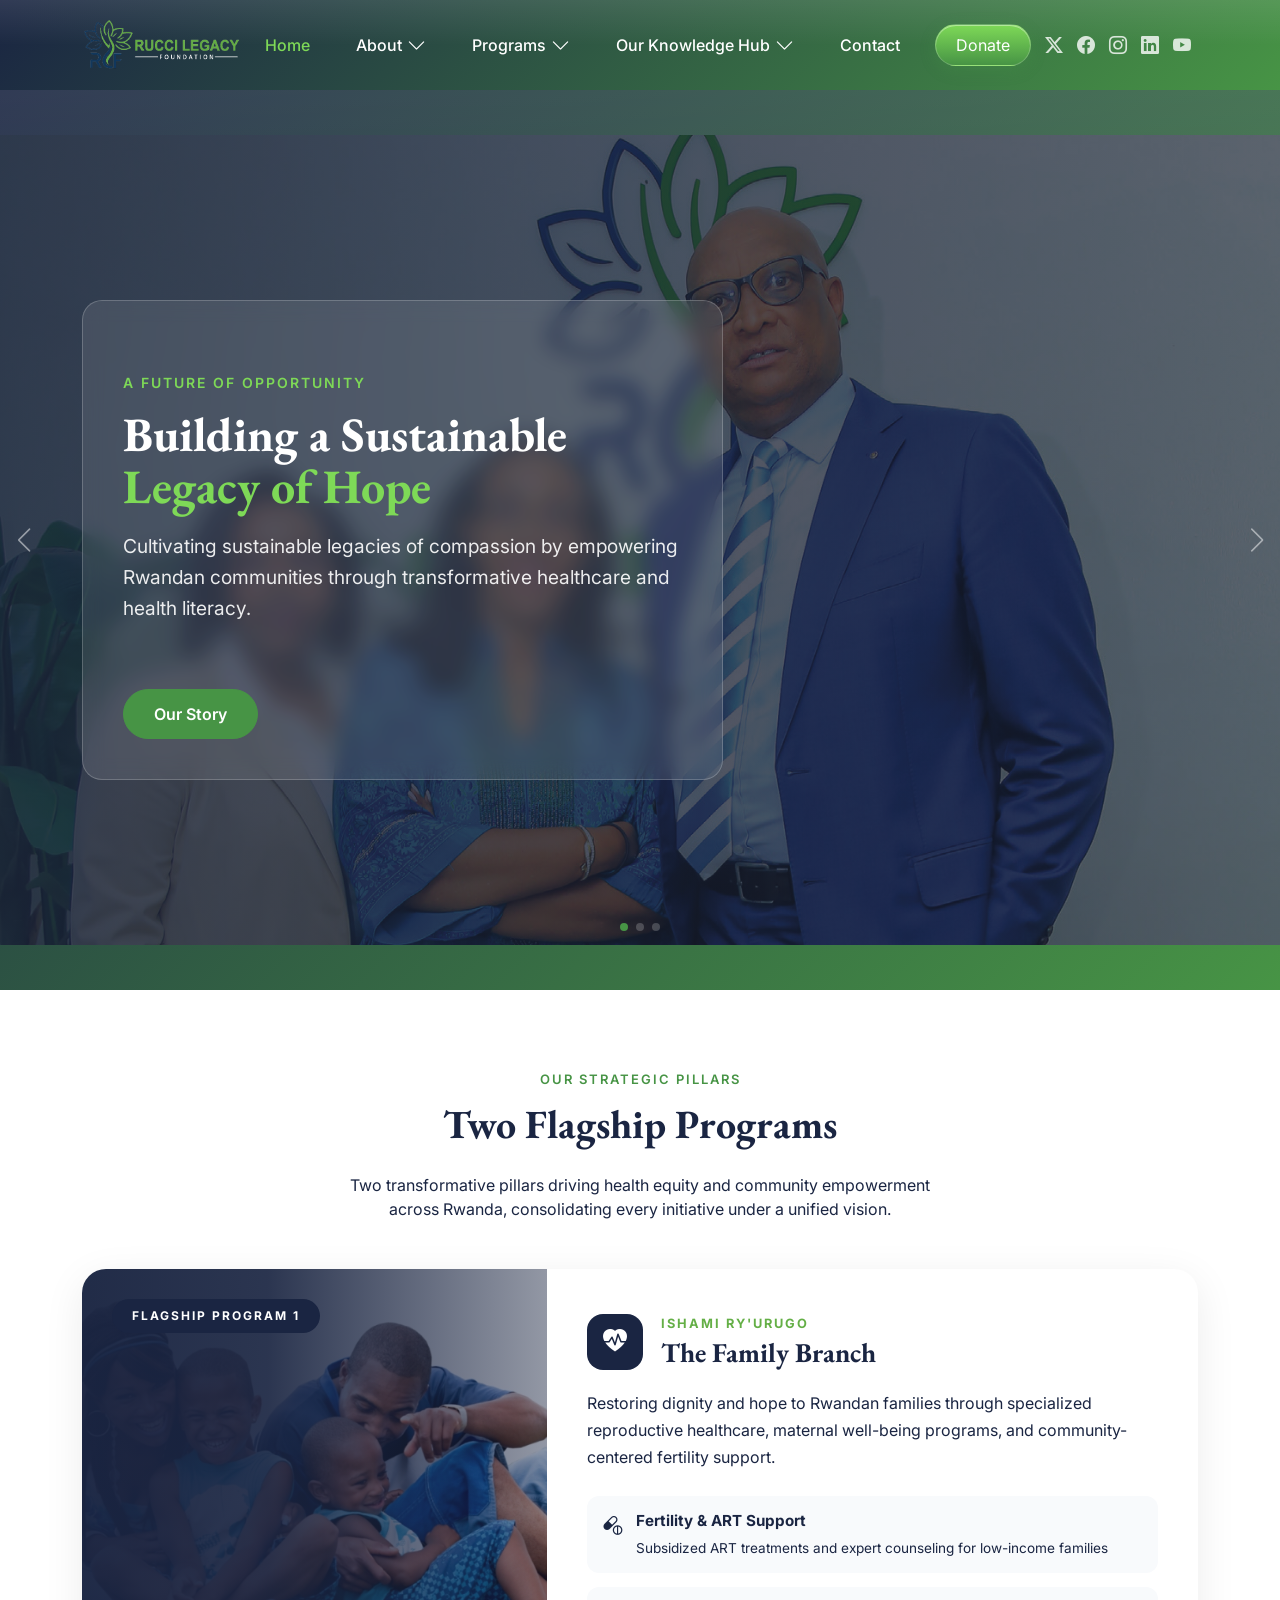
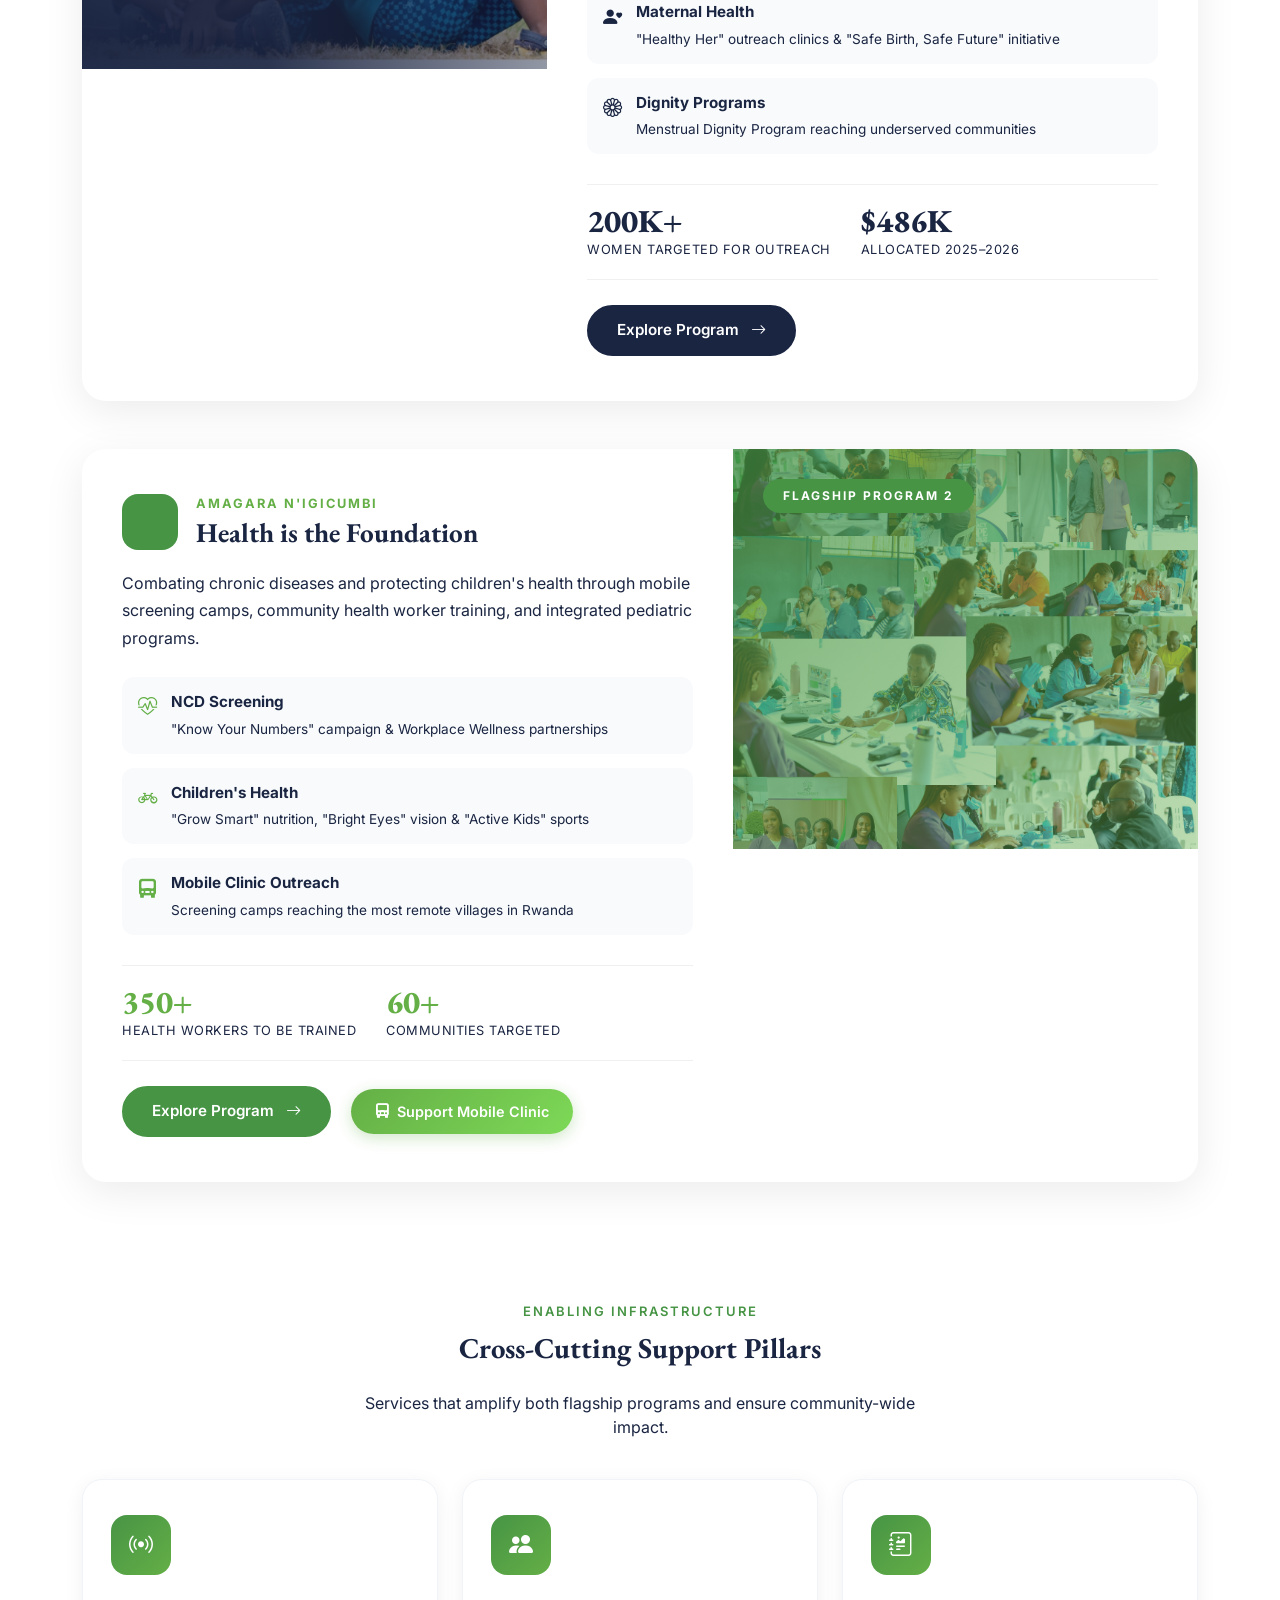
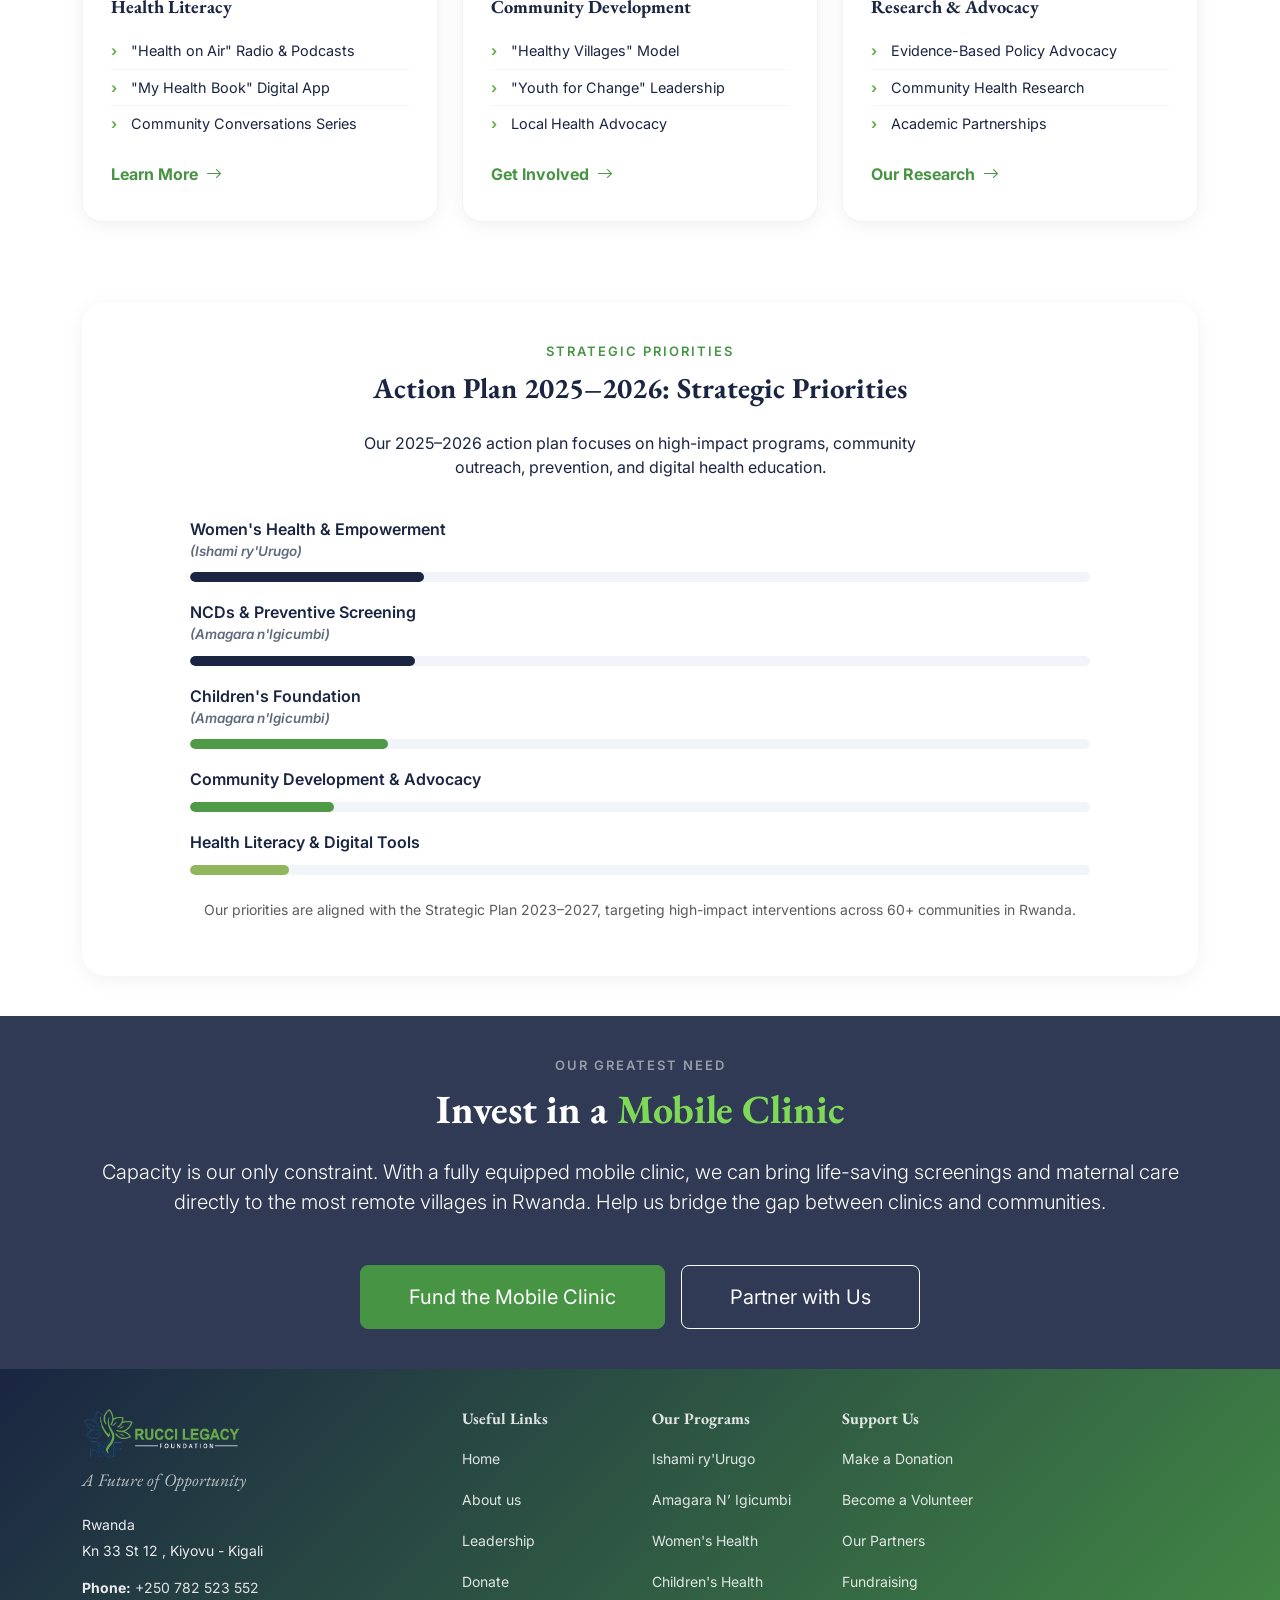
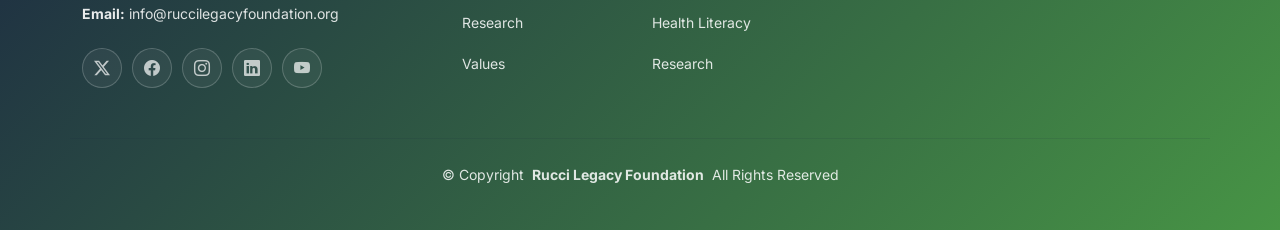
<file: index.html>
<!DOCTYPE html>
<html lang="en">

<head>
  <meta charset="utf-8">
  <meta content="width=device-width, initial-scale=1.0" name="viewport">
  <title>Rucci Legacy Foundation | Cultivating Legacies of Compassion in Rwanda</title>
  <meta name="description"
    content="The Rucci Legacy Foundation (RLF) is a Rwandan non-profit dedicated to empowering communities through transformative healthcare, fertility support, and health literacy.">
  <meta name="keywords"
    content="Rucci Legacy Foundation, RLF, Healthcare Rwanda, Fertility Support Rwanda, NCD Screening Rwanda, Community Empowerment, Rwanda NGO">

  <!-- Open Graph / Facebook -->
  <meta property="og:type" content="website">
  <meta property="og:url" content="https://ruccilegacyfoundation.org/">
  <meta property="og:title" content="Rucci Legacy Foundation | Cultivating Legacies of Compassion">
  <meta property="og:description"
    content="Empowering Rwandan communities through transformative healthcare and sustainable legacies of compassion.">
  <meta property="og:image" content="assets/img/logo.png">

  <!-- Twitter -->
  <meta property="twitter:card" content="summary_large_image">
  <meta property="twitter:url" content="https://ruccilegacyfoundation.org/">
  <meta property="twitter:title" content="Rucci Legacy Foundation | Cultivating Legacies of Compassion">
  <meta property="twitter:description"
    content="Empowering Rwandan communities through transformative healthcare and sustainable legacies of compassion.">
  <meta property="twitter:image" content="assets/img/logo.png">

  <!-- Favicons -->
  <link href="assets/img/favicon.png" rel="icon">
  <link href="assets/img/favicon.png" rel="apple-touch-icon">

  <!-- Fonts -->
  <link href="https://fonts.googleapis.com" rel="preconnect">
  <link href="https://fonts.gstatic.com" rel="preconnect" crossorigin>
  <link
    href="https://fonts.googleapis.com/css2?family=Inter:wght@100;200;300;400;500;600;700;800;900&family=EB+Garamond:ital,wght@0,400;0,500;0,600;0,700;0,800;1,400;1,500;1,600;1,700;1,800&display=swap"
    rel="stylesheet">

  <!-- Vendor CSS Files -->
  <link href="assets/vendor/bootstrap/css/bootstrap.min.css" rel="stylesheet">
  <link href="assets/vendor/bootstrap-icons/bootstrap-icons.css" rel="stylesheet">
  <link href="assets/vendor/aos/aos.css" rel="stylesheet">
  <link href="assets/vendor/swiper/swiper-bundle.min.css" rel="stylesheet">

  <!-- Main CSS File -->
  <link href="assets/css/main.css?v=4" rel="stylesheet">
</head>

<body class="index-page">

<header id="header" class="header d-flex align-items-center sticky-top">
  <div class="container position-relative d-flex align-items-center justify-content-between">

    <a href="index.html" class="logo d-flex align-items-center me-auto me-xl-0">
      <img src="assets/img/logo-white.png" alt="" style="max-height: 50px;">
    </a>

    <nav id="navmenu" class="navmenu">
      <ul>
        <li><a href="index.html">Home</a></li>
        <li class="dropdown"><a href="#"><span>About</span> <i class="bi bi-chevron-down toggle-dropdown"></i></a>
          <ul>
            <li><a href="about.html">Our Story</a></li>
            <li><a href="leadership.html">Leadership</a></li>
            <li><a href="impact.html">Impact</a></li>
          </ul>
        </li>
        <li class="dropdown"><a href="#"><span>Programs</span> <i class="bi bi-chevron-down toggle-dropdown"></i></a>
          <ul>
            <li><a href="ishami-ry-urugo.html">Ishami ry'Urugo</a></li>
            <li><a href="amagara-n-igicumbi.html">Amagara n'Igicumbi</a></li>
          </ul>
        </li>
        <li class="dropdown"><a href="#"><span>Our Knowledge Hub</span> <i class="bi bi-chevron-down toggle-dropdown"></i></a>
          <ul>
            <li><a href="health-literacy.html">Health Literacy</a></li>
            <li><a href="research.html">Research</a></li>
          </ul>
        </li>

        <li><a href="contact.html">Contact</a></li>
        <li class="mobile-donate-item d-xl-none mt-3">
          <a href="donate.html" class="donate-nav-btn">Donate</a>
        </li>
      </ul>
      <i class="mobile-nav-toggle d-xl-none bi bi-list"></i>
    </nav>

    <a href="donate.html" class="donate-nav-btn">Donate</a>

    <div class="header-social-links">
      <a href="https://x.com/rucci_legacyf" target="_blank" class="twitter"><i class="bi bi-twitter-x"></i></a>
      <a href="https://www.facebook.com/people/Rucci-Legacy-Foundation/61588676992484/?mibextid=wwXIfr&rdid=xzvhsaTKb7zpJyZd&share_url=https%3A%2F%2Fwww.facebook.com%2Fshare%2F16htNAYPDG%2F%3Fmibextid%3DwwXIfr" target="_blank" class="facebook"><i class="bi bi-facebook"></i></a>
      <a href="https://www.instagram.com/rucci_legacyfoundation" target="_blank" class="instagram"><i class="bi bi-instagram"></i></a>
      <a href="https://www.linkedin.com/company/rucci-legacy-foundation?trk=blended-typeahead" target="_blank" class="linkedin"><i class="bi bi-linkedin"></i></a>
      <a href="https://www.youtube.com/channel/UCAdrPdJSgQUnLj-A_lYj2XQ?sub_confirmation=1" target="_blank" class="youtube"><i class="bi bi-youtube"></i></a>
    </div>

  </div>
</header>

  <main class="main">

    <!-- Slider Section -->
    <section id="slider" class="slider section dark-background">

      <div class="swiper init-swiper">

        <script type="application/json" class="swiper-config">
      {
        "loop": true,
        "speed": 600,
        "autoplay": {
          "delay": 5000
        },
        "slidesPerView": "auto",
        "centeredSlides": true,
        "pagination": {
          "el": ".swiper-pagination",
          "type": "bullets",
          "clickable": true
        },
        "navigation": {
          "nextEl": ".swiper-button-next",
          "prevEl": ".swiper-button-prev"
        }
      }
    </script>

        <div class="swiper-wrapper">

          <div class="swiper-slide" style="background-image: url('assets/img/Main.png');">
            <div class="container">
              <div class="row">
                <div class="col-lg-7">
                  <div class="hero-content" data-aos="fade-up">
                    <div class="hero-copy">
                      <span class="hero-tagline">A Future of Opportunity</span>
                      <h1 class="short-title">Building a Sustainable <span class="text-accent">Legacy of Hope</span></h1>
                      <p>
                        Cultivating sustainable legacies of compassion by empowering Rwandan communities through
                        transformative healthcare and health literacy.
                      </p>
                    </div>
                    <div class="hero-actions">
                      <a href="about.html" class="btn btn-primary">Our Story</a>
                    </div>
                  </div>
                </div>
              </div>
            </div>
          </div>

          <div class="swiper-slide" style="background-image: url('assets/img/Second.png');">
            <div class="container">
              <div class="row">
                <div class="col-lg-7">
                  <div class="hero-content compact-hero" data-aos="fade-up">
                    <div class="hero-copy">
                      <span class="hero-tagline">Health is the Foundation</span>
                      <h1><span class="nowrap">Amagara N’Igicumbi</span> <span class="text-accent">Community Screening</span></h1>
                      <p>
                        Bringing specialized medical screenings directly to our communities, ensuring early detection and
                        prevention of chronic illnesses.
                      </p>
                    </div>
                    <div class="hero-actions">
                      <a href="amagara-n-igicumbi.html" class="btn btn-primary">Learn More</a>
                    </div>
                  </div>
                </div>
              </div>
            </div>
          </div>

          <div class="swiper-slide" style="background-image: url('assets/img/Third.png');">
            <div class="container">
              <div class="row">
                <div class="col-lg-7">
                  <div class="hero-content" data-aos="fade-up">
                    <div class="hero-copy">
                      <span class="hero-tagline">The Family Branch</span>
                      <h1>Ishami ry’Urugo <span class="text-accent">Fertility Support</span></h1>
                      <p>
                        Restoring dignity and hope to Rwandan families through specialized medical care, counseling, and
                        assisted reproductive technologies.
                      </p>
                    </div>
                    <div class="hero-actions">
                      <a href="ishami-ry-urugo.html" class="btn btn-primary">Our Impact</a>
                    </div>
                  </div>
                </div>
              </div>
            </div>
          </div>

        </div>

        <div class="swiper-button-next"></div>
        <div class="swiper-button-prev"></div>
        <div class="swiper-pagination"></div>
      </div>

    </section>

    <!-- Programs Section - Redesigned -->
    <section id="programs" class="programs section light-background">
      <div class="container">
        <div class="text-center mb-5" data-aos="fade-up">
          <span class="section-subtitle">Our Strategic Pillars</span>
          <h2 class="section-title-premium">Two Flagship Programs</h2>
          <p class="section-desc">Two transformative pillars driving health equity and community empowerment across
            Rwanda, consolidating every initiative under a unified vision.</p>
        </div>

        <!-- Flagship 1: Ishami ry'Urugo -->
        <div class="flagship-program mb-5" data-aos="fade-up" data-aos-delay="100">
          <div class="row g-0 align-items-stretch">
            <div class="col-lg-5">
              <div class="flagship-image" style="background-image: url('assets/img/family.png');">
                <div class="flagship-overlay flagship-navy-overlay"></div>
                <div class="flagship-badge">Flagship Program 1</div>
              </div>
            </div>
            <div class="col-lg-7">
              <div class="flagship-content">
                <div class="flagship-header">
                  <div class="flagship-icon-wrap flagship-navy-icon"><i class="bi bi-heart-pulse-fill"></i></div>
                  <div>
                    <span class="flagship-kinyarwanda">Ishami ry'Urugo</span>
                    <h3>The Family Branch</h3>
                  </div>
                </div>
                <p class="flagship-desc">Restoring dignity and hope to Rwandan families through specialized reproductive
                  healthcare, maternal well-being programs, and community-centered fertility support.</p>
                <div class="flagship-initiatives">
                  <div class="initiative-item">
                    <i class="bi bi-capsule-pill flagship-navy-text"></i>
                    <div>
                      <strong>Fertility &amp; ART Support</strong>
                      <span>Subsidized ART treatments and expert counseling for low-income families</span>
                    </div>
                  </div>
                  <div class="initiative-item">
                    <i class="bi bi-person-heart flagship-navy-text"></i>
                    <div>
                      <strong>Maternal Health</strong>
                      <span>"Healthy Her" outreach clinics &amp; "Safe Birth, Safe Future" initiative</span>
                    </div>
                  </div>
                  <div class="initiative-item">
                    <i class="bi bi-flower1 flagship-navy-text"></i>
                    <div>
                      <strong>Dignity Programs</strong>
                      <span>Menstrual Dignity Program reaching underserved communities</span>
                    </div>
                  </div>
                </div>
                <div class="flagship-impact">
                  <div class="impact-stat">
                    <span class="impact-number flagship-navy-text">200K+</span>
                    <span class="impact-label">Women targeted for outreach</span>
                  </div>
                  <div class="impact-stat">
                    <span class="impact-number flagship-navy-text">$486K</span>
                    <span class="impact-label">Allocated 2025–2026</span>
                  </div>
                </div>
                <div class="flagship-actions">
                  <a href="ishami-ry-urugo.html" class="btn btn-flagship-navy">Explore Program <i
                      class="bi bi-arrow-right ms-2"></i></a>
                </div>
              </div>
            </div>
          </div>
        </div>

        <!-- Flagship 2: Amagara n'Igicumbi -->
        <div class="flagship-program flagship-flipped" data-aos="fade-up" data-aos-delay="200">
          <div class="row g-0 align-items-stretch flex-lg-row-reverse">
            <div class="col-lg-5">
              <div class="flagship-image" style="background-image: url('assets/img/NCD.png');">
                <div class="flagship-overlay flagship-green-overlay"></div>
                <div class="flagship-badge flagship-badge-green">Flagship Program 2</div>
              </div>
            </div>
            <div class="col-lg-7">
              <div class="flagship-content flagship-content-right">
                <div class="flagship-header">
                  <div class="flagship-icon-wrap flagship-green-icon"><i class="bi bi-shield-heart"></i></div>
                  <div>
                    <span class="flagship-kinyarwanda">Amagara n'Igicumbi</span>
                    <h3>Health is the Foundation</h3>
                  </div>
                </div>
                <p class="flagship-desc">Combating chronic diseases and protecting children's health through mobile
                  screening camps, community health worker training, and integrated pediatric programs.</p>
                <div class="flagship-initiatives">
                  <div class="initiative-item">
                    <i class="bi bi-heart-pulse flagship-green-text"></i>
                    <div>
                      <strong>NCD Screening</strong>
                      <span>"Know Your Numbers" campaign &amp; Workplace Wellness partnerships</span>
                    </div>
                  </div>
                  <div class="initiative-item">
                    <i class="bi bi-bicycle flagship-green-text"></i>
                    <div>
                      <strong>Children's Health</strong>
                      <span>"Grow Smart" nutrition, "Bright Eyes" vision &amp; "Active Kids" sports</span>
                    </div>
                  </div>
                  <div class="initiative-item">
                    <i class="bi bi-truck-front-fill flagship-green-text"></i>
                    <div>
                      <strong>Mobile Clinic Outreach</strong>
                      <span>Screening camps reaching the most remote villages in Rwanda</span>
                    </div>
                  </div>
                </div>
                <div class="flagship-impact">
                  <div class="impact-stat">
                    <span class="impact-number flagship-green-text">350+</span>
                    <span class="impact-label">Health workers to be trained</span>
                  </div>
                  <div class="impact-stat">
                    <span class="impact-number flagship-green-text">60+</span>
                    <span class="impact-label">Communities targeted</span>
                  </div>
                </div>
                <div class="flagship-actions">
                  <a href="amagara-n-igicumbi.html" class="btn btn-flagship-green">Explore Program <i
                      class="bi bi-arrow-right ms-2"></i></a>
                  <a href="donate.html" class="btn btn-mobile-clinic ms-2"><i
                      class="bi bi-truck-front-fill me-2"></i>Support Mobile Clinic</a>
                </div>
              </div>
            </div>
          </div>
      </div>
    </section>

    <!-- Pillars Section -->
    <section id="pillars" class="pillars section">
      <div class="container">
<!-- Cross-Cutting Support Pillars -->
        <div class="" data-aos="fade-up" data-aos-delay="300">
          <div class="text-center mb-4">
            <span class="section-subtitle">Enabling Infrastructure</span>
            <h3 class="section-title-premium" style="font-size: 1.8rem;">Cross-Cutting Support Pillars</h3>
            <p class="section-desc">Services that amplify both flagship programs and ensure community-wide impact.</p>
          </div>
          <div class="row g-4">
            <div class="col-lg-4 col-md-6" data-aos="fade-up" data-aos-delay="100">
              <div class="pillar-card">
                <div class="pillar-icon"><i class="bi bi-broadcast"></i></div>
                <h4>Health Literacy</h4>
                <ul>
                  <li>"Health on Air" Radio &amp; Podcasts</li>
                  <li>"My Health Book" Digital App</li>
                  <li>Community Conversations Series</li>
                </ul>
                <a href="health-literacy.html" class="btn-link mt-auto">Learn More <i class="bi bi-arrow-right"></i></a>
              </div>
            </div>
            <div class="col-lg-4 col-md-6" data-aos="fade-up" data-aos-delay="200">
              <div class="pillar-card">
                <div class="pillar-icon"><i class="bi bi-people-fill"></i></div>
                <h4>Community Development</h4>
                <ul>
                  <li>"Healthy Villages" Model</li>
                  <li>"Youth for Change" Leadership</li>
                  <li>Local Health Advocacy</li>
                </ul>
                <a href="contact.html" class="btn-link mt-auto">Get Involved <i class="bi bi-arrow-right"></i></a>
              </div>
            </div>
            <div class="col-lg-4 col-md-6" data-aos="fade-up" data-aos-delay="300">
              <div class="pillar-card">
                <div class="pillar-icon"><i class="bi bi-journal-richtext"></i></div>
                <h4>Research &amp; Advocacy</h4>
                <ul>
                  <li>Evidence-Based Policy Advocacy</li>
                  <li>Community Health Research</li>
                  <li>Academic Partnerships</li>
                </ul>
                <a href="research.html" class="btn-link mt-auto">Our Research <i class="bi bi-arrow-right"></i></a>
              </div>
            </div>
          </div>
      </div>
    </section>
    

    <!-- Budget Section -->
    <section id="budget" class="budget section light-background">
      <div class="container">
<!-- Budget Transparency -->
        <div class="programs-budget" data-aos="fade-up" data-aos-delay="400">
          <div class="text-center mb-4">
            <span class="section-subtitle">Strategic Priorities</span>
            <h3 class="section-title-premium" style="font-size: 1.8rem;">Action Plan 2025–2026: Strategic Priorities</h3>
            <p class="section-desc">Our 2025–2026 action plan focuses on high-impact programs, community outreach, prevention, and digital health education.</p>
          </div>
          <div class="budget-bars">
            <div class="budget-bar-item" data-aos="fade-right" data-aos-delay="100">
              <div class="budget-bar-label">
                <span>Women's Health &amp; Empowerment <em>(Ishami ry'Urugo)</em></span>
              </div>
              <div class="budget-bar-track">
                <div class="budget-bar-fill animate-bar priority-critical" style="--bar-width: 26%;"></div>
              </div>
            </div>
            <div class="budget-bar-item" data-aos="fade-right" data-aos-delay="150">
              <div class="budget-bar-label">
                <span>NCDs &amp; Preventive Screening <em>(Amagara n'Igicumbi)</em></span>
              </div>
              <div class="budget-bar-track">
                <div class="budget-bar-fill animate-bar priority-critical" style="--bar-width: 25%;"></div>
              </div>
            </div>
            <div class="budget-bar-item" data-aos="fade-right" data-aos-delay="200">
              <div class="budget-bar-label">
                <span>Children's Foundation <em>(Amagara n'Igicumbi)</em></span>
              </div>
              <div class="budget-bar-track">
                <div class="budget-bar-fill animate-bar priority-strong" style="--bar-width: 22%;"></div>
              </div>
            </div>
            <div class="budget-bar-item" data-aos="fade-right" data-aos-delay="250">
              <div class="budget-bar-label">
                <span>Community Development &amp; Advocacy</span>
              </div>
              <div class="budget-bar-track">
                <div class="budget-bar-fill animate-bar priority-strong" style="--bar-width: 16%;"></div>
              </div>
            </div>
            <div class="budget-bar-item" data-aos="fade-right" data-aos-delay="250">
              <div class="budget-bar-label">
                <span>Health Literacy &amp; Digital Tools</span>
              </div>
              <div class="budget-bar-track">
                <div class="budget-bar-fill animate-bar priority-growing" style="--bar-width: 11%;"></div>
              </div>
            </div>
          </div>
          <p class="text-center small text-muted mt-4">Our priorities are aligned with the Strategic Plan 2023–2027, targeting high-impact interventions across 60+ communities in Rwanda.</p>
        </div>
      </div>
    </section>
    

    <!-- Mobile Clinic CTA Section -->
    <section id="mobile-clinic-cta" class="mobile-clinic-cta section dark-background"
      style="background: linear-gradient(rgba(26, 37, 66, 0.9), rgba(26, 37, 66, 0.9)), url('assets/img/Mobile_health.png') center/cover fixed;">
      <div class="container text-center" data-aos="zoom-in">
        <span class="section-subtitle text-white-50">Our Greatest Need</span>
        <h2 class="section-title-premium text-white mb-4">Invest in a <span class="text-accent">Mobile Clinic</span>
        </h2>
        <p class="lead mb-5 max-width-700 mx-auto">Capacity is our only constraint. With a fully equipped mobile clinic,
          we can bring life-saving screenings and maternal care directly to the most remote villages in Rwanda. Help us
          bridge the gap between clinics and communities.</p>
        <div class="d-flex flex-column flex-sm-row justify-content-center gap-3">
          <a href="donate.html" class="btn btn-primary btn-lg px-5 py-3">Fund the Mobile Clinic</a>
          <a href="mailto:info@ruccilegacyfoundation.org" class="btn btn-outline-light btn-lg px-5 py-3">Partner with
            Us</a>
        </div>
      </div>
    </section>
  </main>

  <footer id="footer" class="footer">

  <div class="container footer-top">
    <div class="row gy-4">
      <div class="col-lg-4 col-md-6 footer-about">
        <a href="index.html" class="logo d-flex align-items-center" style="margin-bottom : 0">
          <img src="assets/img/logo-white.png" alt="" style="max-height: 50px;">
        </a>
        <p class="footer-motto mt-2 mb-3" style="font-style: italic; opacity: 0.8; font-family: var(--heading-font); font-size: 1.1rem;">A Future of Opportunity</p>
        <div class="footer-contact pt-1">
          <p>Rwanda</p>
          <p>Kn 33 St 12 , Kiyovu - Kigali</p>
          <p class="mt-3"><strong>Phone:</strong> <span>+250 782 523 552</span></p>
          <p><strong>Email:</strong> <span>info@ruccilegacyfoundation.org</span></p>
        </div>
        <div class="social-links d-flex mt-4">
          <a href="https://x.com/rucci_legacyf" target="_blank"><i class="bi bi-twitter-x"></i></a>
          <a href="https://www.facebook.com/people/Rucci-Legacy-Foundation/61588676992484/?mibextid=wwXIfr&rdid=xzvhsaTKb7zpJyZd&share_url=https%3A%2F%2Fwww.facebook.com%2Fshare%2F16htNAYPDG%2F%3Fmibextid%3DwwXIfr" target="_blank"><i class="bi bi-facebook"></i></a>
          <a href="https://www.instagram.com/rucci_legacyfoundation" target="_blank"><i class="bi bi-instagram"></i></a>
          <a href="https://www.linkedin.com/company/rucci-legacy-foundation?trk=blended-typeahead" target="_blank"><i class="bi bi-linkedin"></i></a>
          <a href="https://www.youtube.com/channel/UCAdrPdJSgQUnLj-A_lYj2XQ?sub_confirmation=1" target="_blank"><i class="bi bi-youtube"></i></a>
        </div>
      </div>

      <div class="col-lg-2 col-md-3 footer-links">
        <h4>Useful Links</h4>
        <ul>
          <li><a href="index.html">Home</a></li>
          <li><a href="about.html">About us</a></li>
          <li><a href="leadership.html">Leadership</a></li>
          <li><a href="donate.html">Donate</a></li>
          <li><a href="research.html">Research</a></li>
          <li><a href="about.html#our-values">Values</a></li>
        </ul>
      </div>

      <div class="col-lg-2 col-md-3 footer-links">
        <h4>Our Programs</h4>
        <ul>
          <li><a href="ishami-ry-urugo.html">Ishami ry'Urugo</a></li>
          <li><a href="amagara-n-igicumbi.html">Amagara N’ Igicumbi</a></li>
          <li><a href="maternal-health.html">Women's Health</a></li>
          <li><a href="childrens-health.html">Children's Health</a></li>
          <li><a href="health-literacy.html">Health Literacy</a></li>
          <li><a href="research.html">Research</a></li>
        </ul>
      </div>

      <div class="col-lg-2 col-md-3 footer-links">
        <h4>Support Us</h4>
        <ul>
          <li><a href="donate.html">Make a Donation</a></li>
          <li><a href="contact.html">Become a Volunteer</a></li>
          <li><a href="about.html">Our Partners</a></li>
          <li><a href="donate.html">Fundraising</a></li>
        </ul>
      </div>

    </div>
  </div>

  <div class="container copyright text-center mt-4">
    <p>© <span>Copyright</span> <strong class="px-1 sitename">Rucci Legacy Foundation</strong> <span>All Rights Reserved</span></p>
  </div>

</footer>

<!-- Scroll Top -->
<a href="#" id="scroll-top" class="scroll-top d-flex align-items-center justify-content-center"><i class="bi bi-arrow-up-short"></i></a>

<!-- Preloader -->
<div id="preloader"></div>

<!-- Vendor JS Files -->
<script src="assets/vendor/bootstrap/js/bootstrap.bundle.min.js"></script>
<script src="assets/vendor/aos/aos.js"></script>
<script src="assets/vendor/swiper/swiper-bundle.min.js"></script>
<script src="assets/js/main.js"></script>
</body>

</html>
</file>
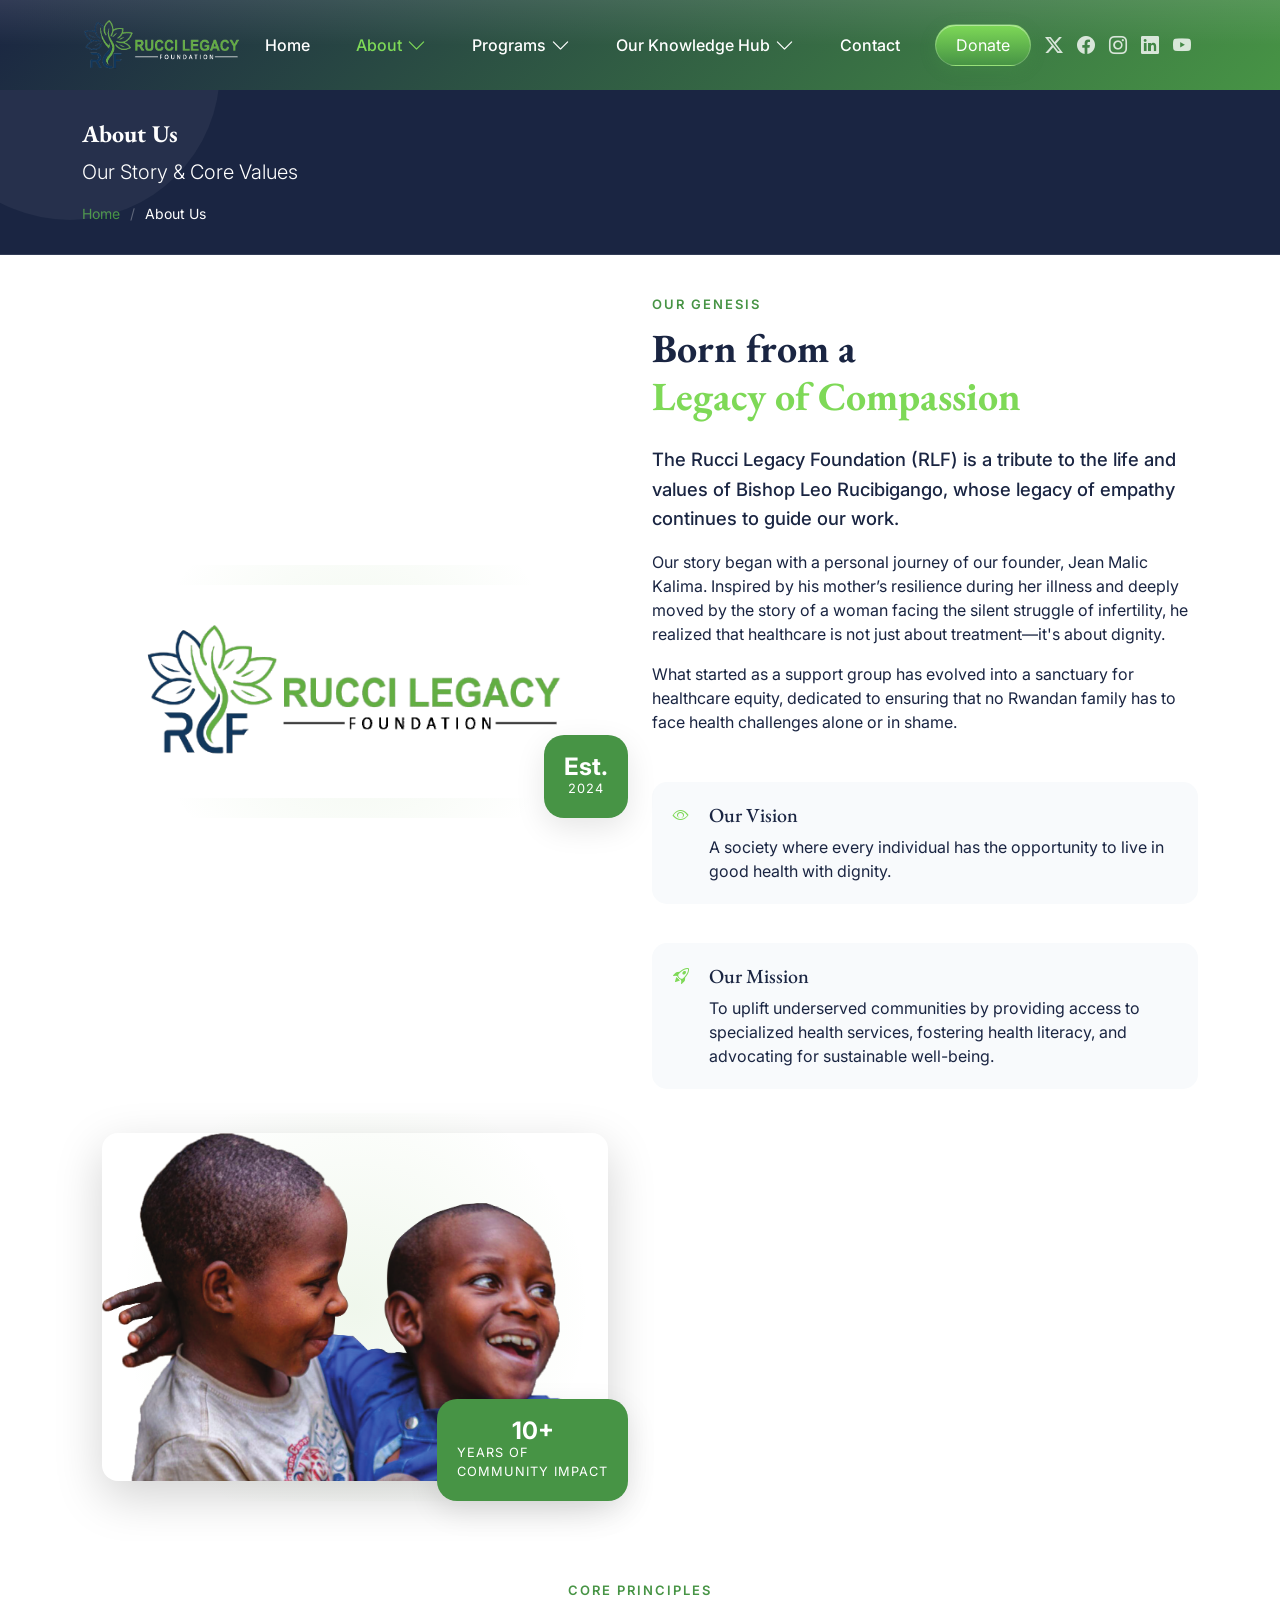
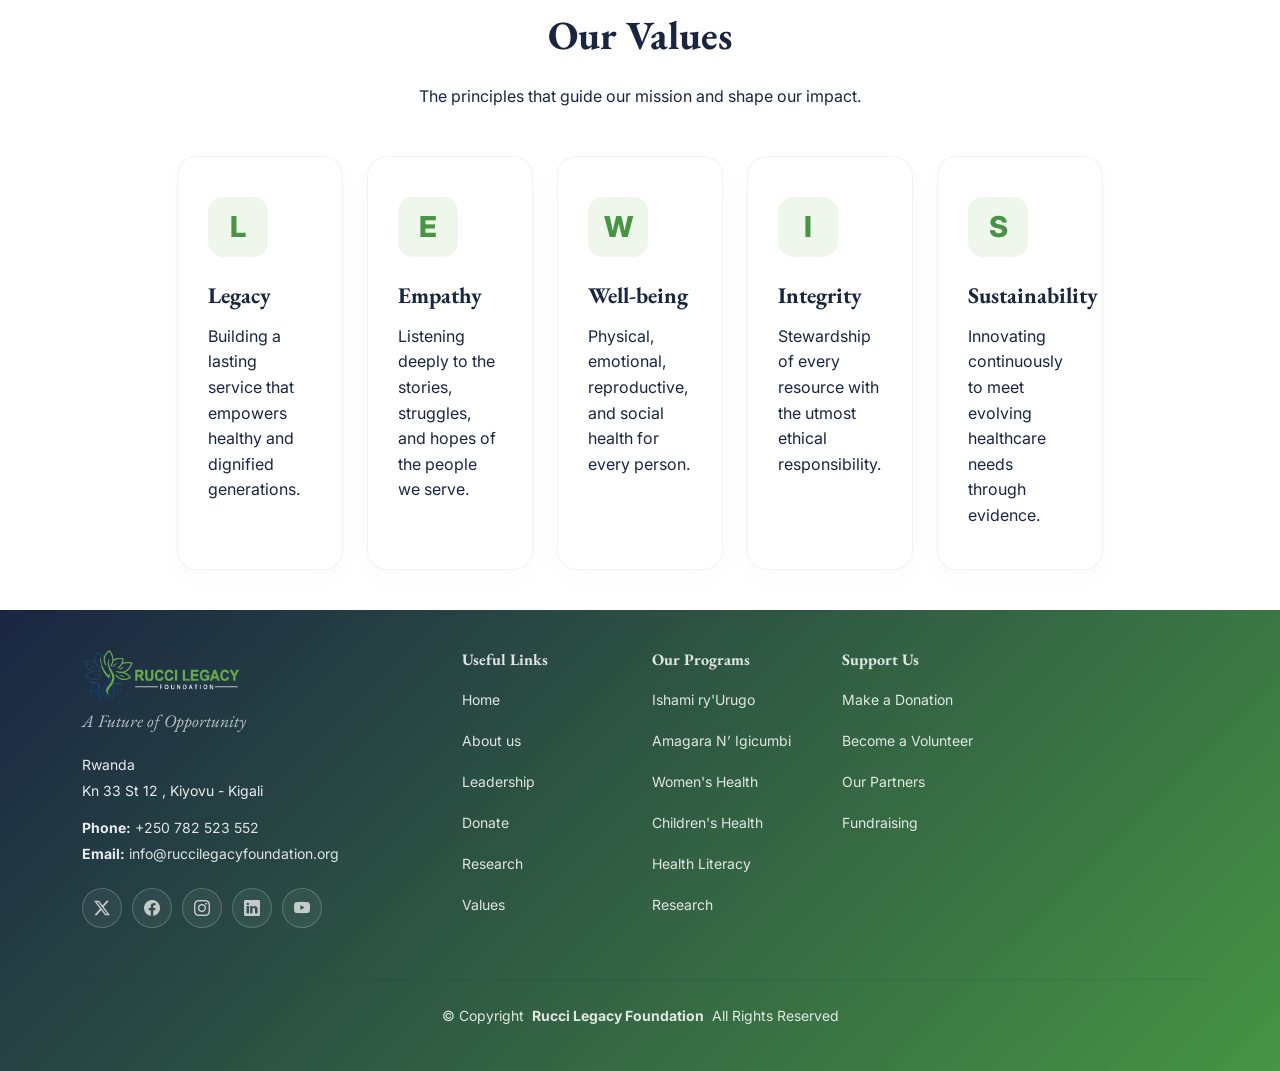
<file: about.html>
<!DOCTYPE html>
<html lang="en">

<head>
  <meta charset="utf-8">
  <meta content="width=device-width, initial-scale=1.0" name="viewport">
  <title>About Us | Rucci Legacy Foundation</title>
  <meta name="description" content="Meet the Board of Directors and Senior Volunteers behind the Rucci Legacy Foundation's mission.">
  
  <!-- Favicons -->
  <link href="assets/img/favicon.png" rel="icon">
  <link href="assets/img/favicon.png" rel="apple-touch-icon">

  <!-- Fonts -->
  <link href="https://fonts.googleapis.com" rel="preconnect">
  <link href="https://fonts.gstatic.com" rel="preconnect" crossorigin>
  <link href="https://fonts.googleapis.com/css2?family=Inter:wght@100;200;300;400;500;600;700;800;900&family=EB+Garamond:ital,wght@0,400;0,500;0,600;0,700;0,800;1,400;1,500;1,600;1,700;1,800&display=swap" rel="stylesheet">

  <!-- Vendor CSS Files -->
  <link href="assets/vendor/bootstrap/css/bootstrap.min.css" rel="stylesheet">
  <link href="assets/vendor/bootstrap-icons/bootstrap-icons.css" rel="stylesheet">
  <link href="assets/vendor/aos/aos.css" rel="stylesheet">
  <link href="assets/vendor/swiper/swiper-bundle.min.css" rel="stylesheet">

  <!-- Main CSS File -->
  <link href="assets/css/main.css?v=4" rel="stylesheet">
</head>

<body class="leadership-page">

  <header id="header" class="header d-flex align-items-center sticky-top">
  <div class="container position-relative d-flex align-items-center justify-content-between">

    <a href="index.html" class="logo d-flex align-items-center me-auto me-xl-0">
      <img src="assets/img/logo-white.png" alt="" style="max-height: 50px;">
    </a>

    <nav id="navmenu" class="navmenu">
      <ul>
        <li><a href="index.html">Home</a></li>
        <li class="dropdown"><a href="#"><span>About</span> <i class="bi bi-chevron-down toggle-dropdown"></i></a>
          <ul>
            <li><a href="about.html">Our Story</a></li>
            <li><a href="leadership.html">Leadership</a></li>
            <li><a href="impact.html">Impact</a></li>
          </ul>
        </li>
        <li class="dropdown"><a href="#"><span>Programs</span> <i class="bi bi-chevron-down toggle-dropdown"></i></a>
          <ul>
            <li><a href="ishami-ry-urugo.html">Ishami ry'Urugo</a></li>
            <li><a href="amagara-n-igicumbi.html">Amagara n'Igicumbi</a></li>
          </ul>
        </li>
        <li class="dropdown"><a href="#"><span>Our Knowledge Hub</span> <i class="bi bi-chevron-down toggle-dropdown"></i></a>
          <ul>
            <li><a href="health-literacy.html">Health Literacy</a></li>
            <li><a href="research.html">Research</a></li>
          </ul>
        </li>

        <li><a href="contact.html">Contact</a></li>        <li class="mobile-donate-item d-xl-none mt-3">
          <a href="donate.html" class="donate-nav-btn">Donate</a>
        </li>

      </ul>
      <i class="mobile-nav-toggle d-xl-none bi bi-list"></i>
    </nav>

    <a href="donate.html" class="donate-nav-btn">Donate</a>

    <div class="header-social-links">
      <a href="https://x.com/rucci_legacyf" target="_blank" class="twitter"><i class="bi bi-twitter-x"></i></a>
      <a href="https://www.facebook.com/people/Rucci-Legacy-Foundation/61588676992484/?mibextid=wwXIfr&rdid=xzvhsaTKb7zpJyZd&share_url=https%3A%2F%2Fwww.facebook.com%2Fshare%2F16htNAYPDG%2F%3Fmibextid%3DwwXIfr" target="_blank" class="facebook"><i class="bi bi-facebook"></i></a>
      <a href="https://www.instagram.com/rucci_legacyfoundation" target="_blank" class="instagram"><i class="bi bi-instagram"></i></a>
      <a href="https://www.linkedin.com/company/rucci-legacy-foundation?trk=blended-typeahead" target="_blank" class="linkedin"><i class="bi bi-linkedin"></i></a>
      <a href="https://www.youtube.com/channel/UCAdrPdJSgQUnLj-A_lYj2XQ?sub_confirmation=1" target="_blank" class="youtube"><i class="bi bi-youtube"></i></a>
    </div>

  </div>
</header>

  <main class="main">
    <!-- Page Title -->
    <div class="page-title dark-background" style="background: #1a2542; padding: 30px 0;">
      <div class="container position-relative">
        <h1>About Us</h1>
        <p class="lead">Our Story & Core Values</p>
        <nav class="breadcrumbs">
          <ol>
            <li><a href="index.html">Home</a></li>
            <li class="current">About Us</li>
          </ol>
        </nav>
      </div>
    </div><!-- End Page Title -->
    
<section id="about" class="about section">
      <div class="container">
        <div class="row gy-4 align-items-center">
          <div class="col-lg-6" data-aos="fade-up" data-aos-delay="100">
            <div class="about-image-wrapper">
              <img src="assets/img/logo.png" alt="Rucci Legacy Foundation" class="img-fluid about-logo-bg">
              <div class="experience-badge">
                <span class="number">Est.</span>
                <span class="text">2024</span>
              </div>
            </div>
          </div>
          <div class="col-lg-6 content" data-aos="fade-up" data-aos-delay="200">
            <span class="section-subtitle">Our Genesis</span>
            <h2 class="section-title-premium">Born from a <br><span class="text-accent">Legacy of Compassion</span></h2>
            <p class="lead-text">The Rucci Legacy Foundation (RLF) is a tribute to the life and values of Bishop Leo
              Rucibigango, whose legacy of empathy continues to guide our work.</p>
            <p>Our story began with a personal journey of our founder, Jean Malic Kalima. Inspired by his mother’s
              resilience during her illness and deeply moved by the story of a woman facing the silent struggle of
              infertility, he realized that healthcare is not just about treatment—it's about dignity.</p>
            <p>What started as a support group has evolved into a sanctuary for healthcare equity, dedicated to ensuring
              that no Rwandan family has to face health challenges alone or in shame.</p>

            <div class="mission-vision-grid mt-5">
              <div class="mv-item">
                <i class="bi bi-eye text-accent"></i>
                <div>
                  <h5>Our Vision</h5>
                  <p>A society where every individual has the opportunity to live in good health with dignity.</p>
                </div>
              </div>
              <div class="mv-item mt-4">
                <i class="bi bi-rocket-takeoff text-accent"></i>
                <div>
                  <h5>Our Mission</h5>
                  <p>To uplift underserved communities by providing access to specialized health services, fostering
                    health literacy, and advocating for sustainable well-being.</p>
                </div>
              </div>
            </div>
          </div>
          <div class="col-lg-6" data-aos="fade-left" data-aos-delay="200">
            <div class="about-image-wrapper">
              <img src="assets/img/Masaka.png" alt="Rucci Legacy Foundation Outreach"
                class="img-fluid rounded-4 shadow-lg">
              <div class="experience-badge">
                <span class="number">10+</span>
                <span class="text">Years of <br>Community Impact</span>
              </div>
            </div>
          </div>
        </div>
      </div>
    </section><!-- /About Section -->
<section id="our-values" class="values section">
      <div class="container">
        <div class="text-center mb-5" data-aos="fade-up">
          <span class="section-subtitle">Core Principles</span>
          <h2 class="section-title-premium">Our Values</h2>
          <p class="section-desc">The principles that guide our mission and shape our impact.</p>
        </div>

        <div class="row g-4 justify-content-center">
          <!-- Value 1: Legacy -->
          <div class="col-lg-2 col-md-4" data-aos="fade-up" data-aos-delay="100">
            <div class="value-card-premium">
              <div class="value-icon">L</div>
              <h3>Legacy</h3>
              <p>Building a lasting service that empowers healthy and dignified generations.</p>
            </div>
          </div>

          <!-- Value 2: Empathy -->
          <div class="col-lg-2 col-md-4" data-aos="fade-up" data-aos-delay="200">
            <div class="value-card-premium">
              <div class="value-icon">E</div>
              <h3>Empathy</h3>
              <p>Listening deeply to the stories, struggles, and hopes of the people we serve.</p>
            </div>
          </div>

          <!-- Value 3: Well-being -->
          <div class="col-lg-2 col-md-4" data-aos="fade-up" data-aos-delay="300">
            <div class="value-card-premium">
              <div class="value-icon">W</div>
              <h3>Well-being</h3>
              <p>Physical, emotional, reproductive, and social health for every person.</p>
            </div>
          </div>

          <!-- Value 4: Integrity -->
          <div class="col-lg-2 col-md-4" data-aos="fade-up" data-aos-delay="400">
            <div class="value-card-premium">
              <div class="value-icon">I</div>
              <h3>Integrity</h3>
              <p>Stewardship of every resource with the utmost ethical responsibility.</p>
            </div>
          </div>

          <!-- Value 5: Sustainability -->
          <div class="col-lg-2 col-md-4" data-aos="fade-up" data-aos-delay="500">
            <div class="value-card-premium">
              <div class="value-icon">S</div>
              <h3>Sustainability</h3>
              <p>Innovating continuously to meet evolving healthcare needs through evidence.</p>
            </div>
          </div>
        </div>
      </div>
    </section><!-- /Our Values -->
</main>

  <footer id="footer" class="footer">

  <div class="container footer-top">
    <div class="row gy-4">
      <div class="col-lg-4 col-md-6 footer-about">
        <a href="index.html" class="logo d-flex align-items-center" style="margin-bottom : 0">
          <img src="assets/img/logo-white.png" alt="" style="max-height: 50px;">
        </a>
        <p class="footer-motto mt-2 mb-3" style="font-style: italic; opacity: 0.8; font-family: var(--heading-font); font-size: 1.1rem;">A Future of Opportunity</p>
        <div class="footer-contact pt-1">
          <p>Rwanda</p>
          <p>Kn 33 St 12 , Kiyovu - Kigali</p>
          <p class="mt-3"><strong>Phone:</strong> <span>+250 782 523 552</span></p>
          <p><strong>Email:</strong> <span>info@ruccilegacyfoundation.org</span></p>
        </div>
        <div class="social-links d-flex mt-4">
          <a href="https://x.com/rucci_legacyf" target="_blank"><i class="bi bi-twitter-x"></i></a>
          <a href="https://www.facebook.com/people/Rucci-Legacy-Foundation/61588676992484/?mibextid=wwXIfr&rdid=xzvhsaTKb7zpJyZd&share_url=https%3A%2F%2Fwww.facebook.com%2Fshare%2F16htNAYPDG%2F%3Fmibextid%3DwwXIfr" target="_blank"><i class="bi bi-facebook"></i></a>
          <a href="https://www.instagram.com/rucci_legacyfoundation" target="_blank"><i class="bi bi-instagram"></i></a>
          <a href="https://www.linkedin.com/company/rucci-legacy-foundation?trk=blended-typeahead" target="_blank"><i class="bi bi-linkedin"></i></a>
          <a href="https://www.youtube.com/channel/UCAdrPdJSgQUnLj-A_lYj2XQ?sub_confirmation=1" target="_blank"><i class="bi bi-youtube"></i></a>
        </div>
      </div>

      <div class="col-lg-2 col-md-3 footer-links">
        <h4>Useful Links</h4>
        <ul>
          <li><a href="index.html">Home</a></li>
          <li><a href="about.html">About us</a></li>
          <li><a href="leadership.html">Leadership</a></li>
          <li><a href="donate.html">Donate</a></li>
          <li><a href="research.html">Research</a></li>
          <li><a href="about.html#our-values">Values</a></li>
        </ul>
      </div>

      <div class="col-lg-2 col-md-3 footer-links">
        <h4>Our Programs</h4>
        <ul>
          <li><a href="ishami-ry-urugo.html">Ishami ry'Urugo</a></li>
          <li><a href="amagara-n-igicumbi.html">Amagara N’ Igicumbi</a></li>
          <li><a href="maternal-health.html">Women's Health</a></li>
          <li><a href="childrens-health.html">Children's Health</a></li>
          <li><a href="health-literacy.html">Health Literacy</a></li>
          <li><a href="research.html">Research</a></li>
        </ul>
      </div>

      <div class="col-lg-2 col-md-3 footer-links">
        <h4>Support Us</h4>
        <ul>
          <li><a href="donate.html">Make a Donation</a></li>
          <li><a href="contact.html">Become a Volunteer</a></li>
          <li><a href="about.html">Our Partners</a></li>
          <li><a href="donate.html">Fundraising</a></li>
        </ul>
      </div>

    </div>
  </div>

  <div class="container copyright text-center mt-4">
    <p>© <span>Copyright</span> <strong class="px-1 sitename">Rucci Legacy Foundation</strong> <span>All Rights Reserved</span></p>
  </div>

</footer>

<!-- Scroll Top -->
<a href="#" id="scroll-top" class="scroll-top d-flex align-items-center justify-content-center"><i class="bi bi-arrow-up-short"></i></a>

<!-- Preloader -->
<div id="preloader"></div>

<!-- Vendor JS Files -->
<script src="assets/vendor/bootstrap/js/bootstrap.bundle.min.js"></script>
<script src="assets/vendor/aos/aos.js"></script>
<script src="assets/vendor/swiper/swiper-bundle.min.js"></script>
<script src="assets/js/main.js"></script>
</body>

</html>
</file>
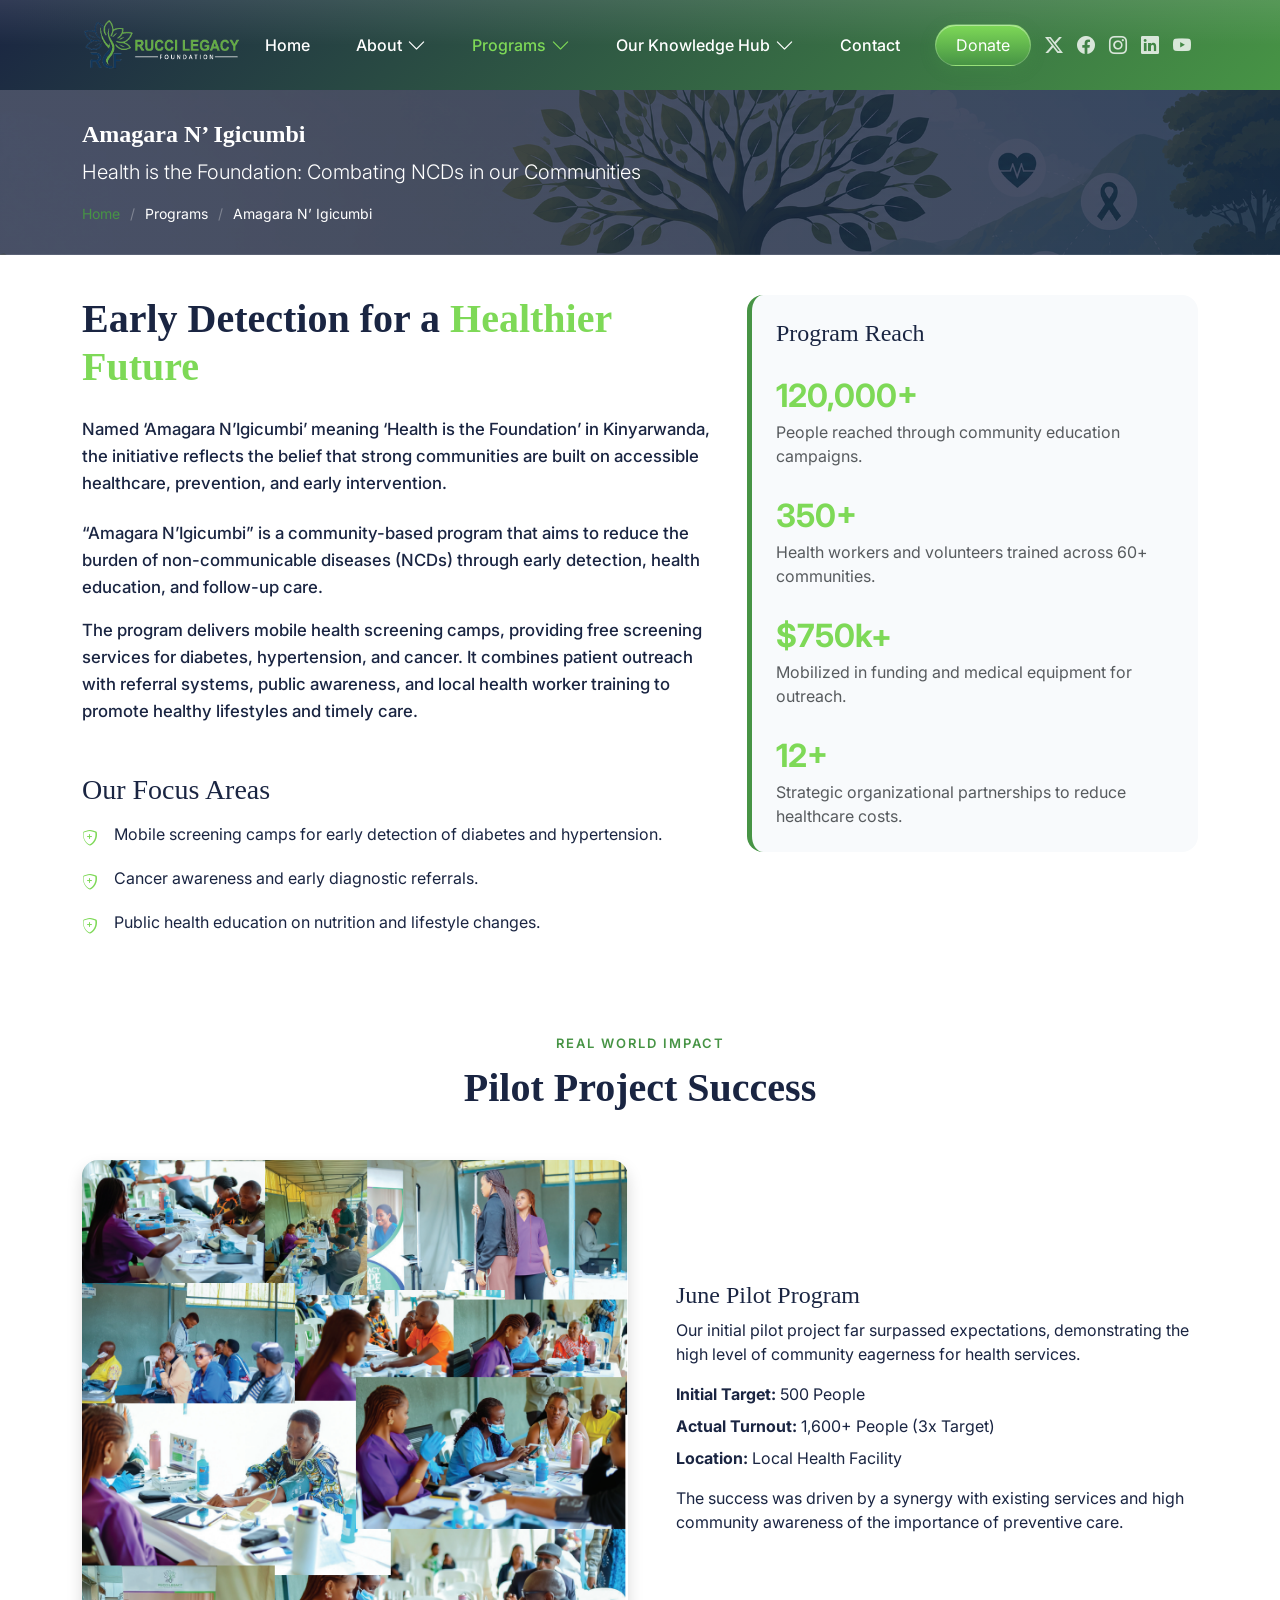
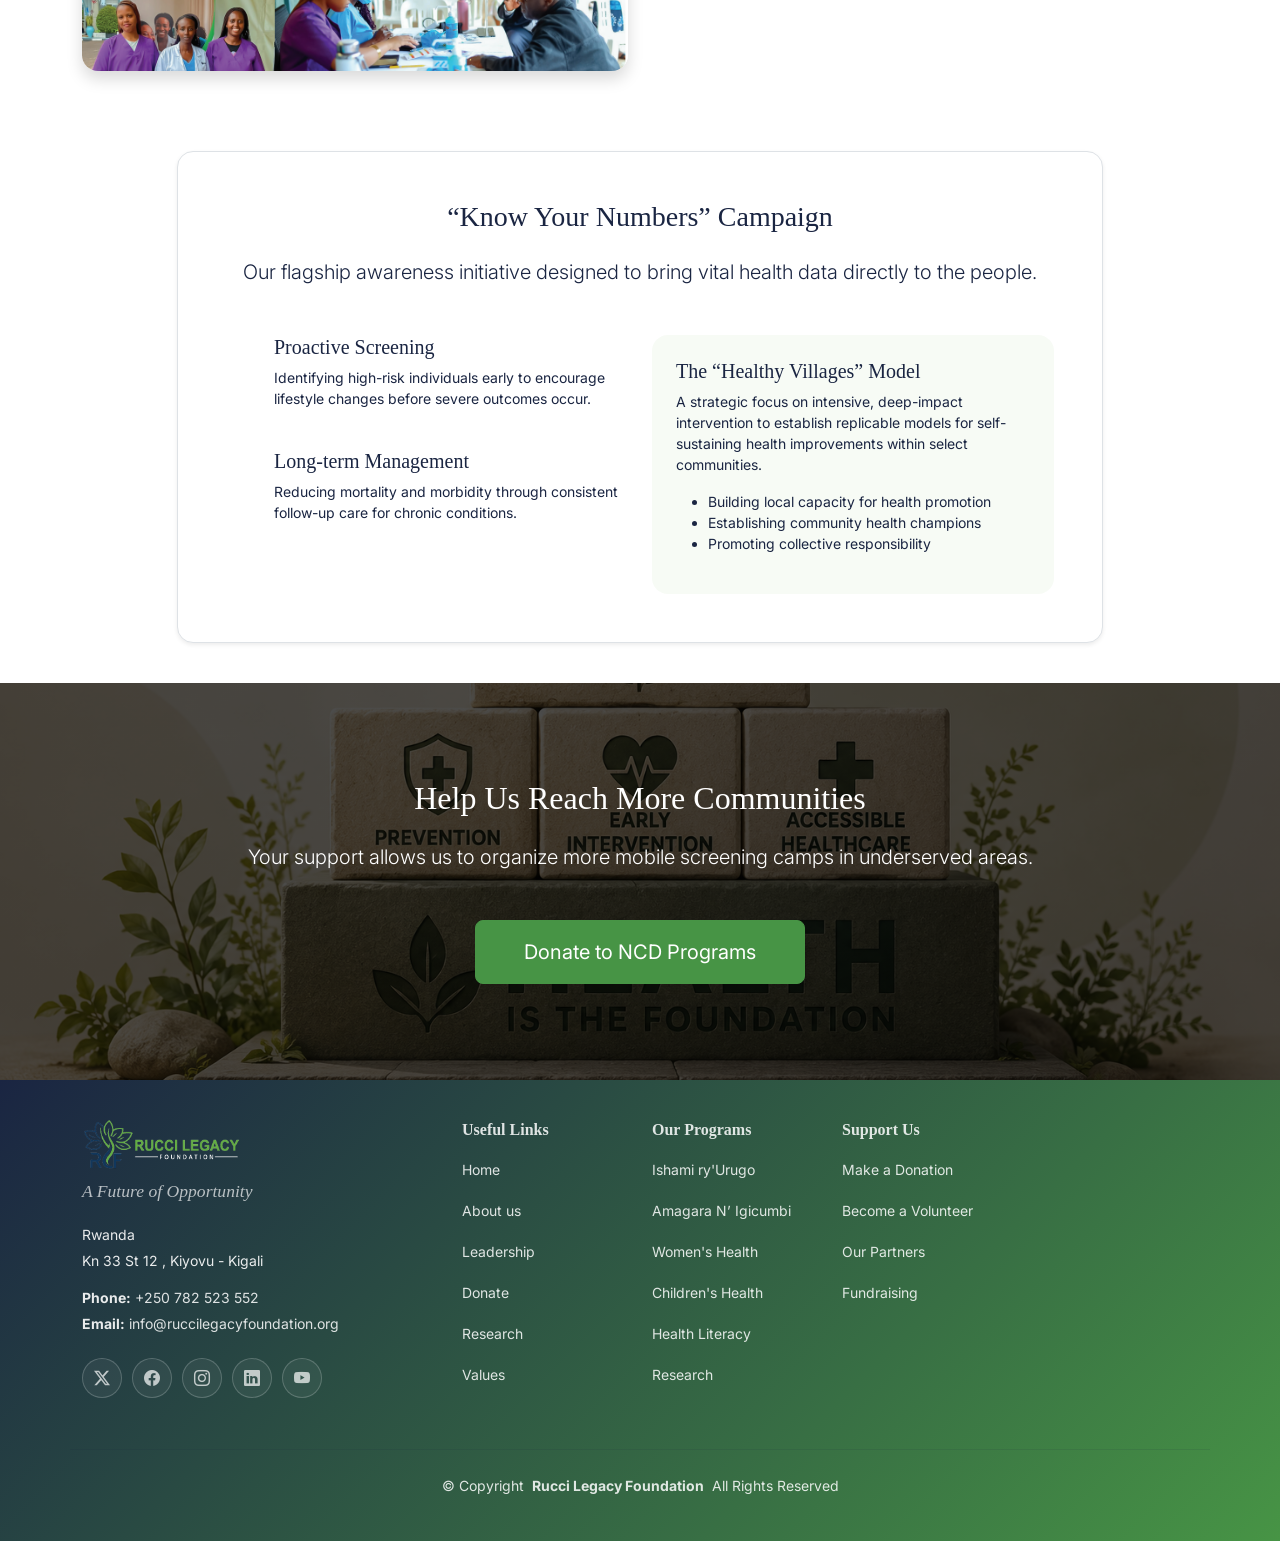
<file: amagara-n-igicumbi.html>
<!DOCTYPE html>
<html lang="en">

<head>
  <meta charset="utf-8">
  <meta content="width=device-width, initial-scale=1.0" name="viewport">
  <title>Amagara N’ Igicumbi | Rucci Legacy Foundation</title>
  <meta name="description" content="Reducing the burden of NCDs through early detection, health education, and mobile screening camps in Rwanda.">
  
  <!-- Favicons -->
  <link href="assets/img/favicon.png" rel="icon">
  <link href="assets/img/favicon.png" rel="apple-touch-icon">

  <!-- Fonts -->
  <link href="https://fonts.googleapis.com" rel="preconnect">
  <link href="https://fonts.gstatic.com" rel="preconnect" crossorigin>
  <link href="https://fonts.googleapis.com/css2?family=Inter:wght@100;200;300;400;500;600;700;800;900&display=swap" rel="stylesheet">
  <style>
    :root {
      --heading-font: "Inter", system-ui, -apple-system, sans-serif;
      --default-font: "Inter", system-ui, -apple-system, sans-serif;
      --nav-font: "Inter", system-ui, -apple-system, sans-serif;
    }
  </style>

  <!-- Vendor CSS Files -->
  <link href="assets/vendor/bootstrap/css/bootstrap.min.css" rel="stylesheet">
  <link href="assets/vendor/bootstrap-icons/bootstrap-icons.css" rel="stylesheet">
  <link href="assets/vendor/aos/aos.css" rel="stylesheet">
  <link href="assets/vendor/swiper/swiper-bundle.min.css" rel="stylesheet">

  <!-- Main CSS File -->
  <link href="assets/css/main.css?v=4" rel="stylesheet">
</head>

<body class="program-page">

  <header id="header" class="header d-flex align-items-center sticky-top">
  <div class="container position-relative d-flex align-items-center justify-content-between">

    <a href="index.html" class="logo d-flex align-items-center me-auto me-xl-0">
      <img src="assets/img/logo-white.png" alt="" style="max-height: 50px;">
    </a>

    <nav id="navmenu" class="navmenu">
      <ul>
        <li><a href="index.html">Home</a></li>
        <li class="dropdown"><a href="#"><span>About</span> <i class="bi bi-chevron-down toggle-dropdown"></i></a>
          <ul>
            <li><a href="about.html">Our Story</a></li>
            <li><a href="leadership.html">Leadership</a></li>
            <li><a href="impact.html">Impact</a></li>
          </ul>
        </li>
        <li class="dropdown"><a href="#"><span>Programs</span> <i class="bi bi-chevron-down toggle-dropdown"></i></a>
          <ul>
            <li><a href="ishami-ry-urugo.html">Ishami ry'Urugo</a></li>
            <li><a href="amagara-n-igicumbi.html">Amagara n'Igicumbi</a></li>
          </ul>
        </li>
        <li class="dropdown"><a href="#"><span>Our Knowledge Hub</span> <i class="bi bi-chevron-down toggle-dropdown"></i></a>
          <ul>
            <li><a href="health-literacy.html">Health Literacy</a></li>
            <li><a href="research.html">Research</a></li>
          </ul>
        </li>

        <li><a href="contact.html">Contact</a></li>        <li class="mobile-donate-item d-xl-none mt-3">
          <a href="donate.html" class="donate-nav-btn">Donate</a>
        </li>

      </ul>
      <i class="mobile-nav-toggle d-xl-none bi bi-list"></i>
    </nav>

    <a href="donate.html" class="donate-nav-btn">Donate</a>

    <div class="header-social-links">
      <a href="https://x.com/rucci_legacyf" target="_blank" class="twitter"><i class="bi bi-twitter-x"></i></a>
      <a href="https://www.facebook.com/people/Rucci-Legacy-Foundation/61588676992484/?mibextid=wwXIfr&rdid=xzvhsaTKb7zpJyZd&share_url=https%3A%2F%2Fwww.facebook.com%2Fshare%2F16htNAYPDG%2F%3Fmibextid%3DwwXIfr" target="_blank" class="facebook"><i class="bi bi-facebook"></i></a>
      <a href="https://www.instagram.com/rucci_legacyfoundation" target="_blank" class="instagram"><i class="bi bi-instagram"></i></a>
      <a href="https://www.linkedin.com/company/rucci-legacy-foundation?trk=blended-typeahead" target="_blank" class="linkedin"><i class="bi bi-linkedin"></i></a>
      <a href="https://www.youtube.com/channel/UCAdrPdJSgQUnLj-A_lYj2XQ?sub_confirmation=1" target="_blank" class="youtube"><i class="bi bi-youtube"></i></a>
    </div>

  </div>
</header>

  <main class="main">

    <!-- Page Title -->
    <div class="page-title dark-background" style="background: linear-gradient(rgba(26, 37, 66, 0.8), rgba(26, 37, 66, 0.8)), url('assets/img/amagara n\'igicumbi.png') center/cover; padding: 30px 0;">
      <div class="container position-relative">
        <h1>Amagara N’ Igicumbi</h1>
        <p class="lead">Health is the Foundation: Combating NCDs in our Communities</p>
        <nav class="breadcrumbs">
          <ol>
            <li><a href="index.html">Home</a></li>
            <li>Programs</li>
            <li class="current">Amagara N’ Igicumbi</li>
          </ol>
        </nav>
      </div>
    </div><!-- End Page Title -->

    <section class="section">
      <div class="container">
        <div class="row gy-4">
          <div class="col-lg-7" data-aos="fade-up" data-aos-delay="100">
            <h2 class="section-title-premium">Early Detection for a <span class="text-accent">Healthier Future</span></h2>
            <p class="lead-text" style="font-size: 1.05rem; margin: 1.5rem 0 1.5rem 0;">Named ‘Amagara N’Igicumbi’ meaning ‘Health is the Foundation’ in Kinyarwanda, the initiative reflects the belief that strong communities are built on accessible healthcare, prevention, and early intervention.</p>
            <p class="lead-text" style="font-size: 1.05rem;">“Amagara N’Igicumbi” is a community-based program that aims to reduce the burden of non-communicable diseases (NCDs) through early detection, health education, and follow-up care.</p>
            <p class="lead-text" style="font-size: 1.05rem;">The program delivers mobile health screening camps, providing free screening services for diabetes, hypertension, and cancer. It combines patient outreach with referral systems, public awareness, and local health worker training to promote healthy lifestyles and timely care.</p>
            
            <div class="mt-5">
              <h3>Our Focus Areas</h3>
              <ul class="list-unstyled mt-3">
                <li class="mb-3 d-flex align-items-start"><i class="bi bi-shield-plus text-accent me-3 mt-1"></i> <span>Mobile screening camps for early detection of diabetes and hypertension.</span></li>
                <li class="mb-3 d-flex align-items-start"><i class="bi bi-shield-plus text-accent me-3 mt-1"></i> <span>Cancer awareness and early diagnostic referrals.</span></li>
                <li class="mb-3 d-flex align-items-start"><i class="bi bi-shield-plus text-accent me-3 mt-1"></i> <span>Public health education on nutrition and lifestyle changes.</span></li>
              </ul>
            </div>
          </div>
          
          <div class="col-lg-5" data-aos="fade-up" data-aos-delay="200">
            <div class="program-stats-card p-4 rounded-4" style="background: #f8fafc; border-left: 5px solid var(--accent-color);">
              <h4 class="mb-4">Program Reach</h4>
              <div class="stat-item mb-4">
                <span class="d-block fs-2 fw-bold text-accent">120,000+</span>
                <span class="text-muted">People reached through community education campaigns.</span>
              </div>
              <div class="stat-item mb-4">
                <span class="d-block fs-2 fw-bold text-accent">350+</span>
                <span class="text-muted">Health workers and volunteers trained across 60+ communities.</span>
              </div>
              <div class="stat-item mb-4">
                <span class="d-block fs-2 fw-bold text-accent">$750k+</span>
                <span class="text-muted">Mobilized in funding and medical equipment for outreach.</span>
              </div>
              <div class="stat-item">
                <span class="d-block fs-2 fw-bold text-accent">12+</span>
                <span class="text-muted">Strategic organizational partnerships to reduce healthcare costs.</span>
              </div>
            </div>
          </div>
        </div>
      </div>
    </section>

    <section class="section light-background">
      <div class="container">
        <div class="text-center mb-5" data-aos="fade-up">
          <span class="section-subtitle">Real World Impact</span>
          <h2 class="section-title-premium">Pilot Project Success</h2>
        </div>
        <div class="row g-4 align-items-center">
          <div class="col-lg-6" data-aos="fade-right">
             <img src="assets/img/NCD.png" alt="NCD Pilot" class="img-fluid rounded-4 shadow">
          </div>
          <div class="col-lg-6" data-aos="fade-left">
            <div class="ps-lg-4">
              <h4>June Pilot Program</h4>
              <p>Our initial pilot project far surpassed expectations, demonstrating the high level of community eagerness for health services.</p>
              <ul class="list-unstyled">
                <li class="mb-2"><strong>Initial Target:</strong> 500 People</li>
                <li class="mb-2"><strong>Actual Turnout:</strong> 1,600+ People (3x Target)</li>
                <li class="mb-2"><strong>Location:</strong> Local Health Facility</li>
              </ul>
              <p>The success was driven by a synergy with existing services and high community awareness of the importance of preventive care.</p>
            </div>
          </div>
        </div>
      </div>
    </section>

    <section class="section">
      <div class="container">
        <div class="row g-4 justify-content-center">
          <div class="col-lg-10">
            <div class="p-5 rounded-4 bg-white shadow-sm border">
              <h3 class="mb-4 text-center">“Know Your Numbers” Campaign</h3>
              <p class="text-center lead mb-5">Our flagship awareness initiative designed to bring vital health data directly to the people.</p>
              
              <div class="row g-4">
                <div class="col-md-6">
                  <div class="d-flex align-items-start mb-4">
                    <div class="flex-shrink-0 bg-accent text-white rounded-circle p-2 me-3">
                      <i class="bi bi-activity"></i>
                    </div>
                    <div>
                      <h5>Proactive Screening</h5>
                      <p class="small">Identifying high-risk individuals early to encourage lifestyle changes before severe outcomes occur.</p>
                    </div>
                  </div>
                  <div class="d-flex align-items-start">
                    <div class="flex-shrink-0 bg-accent text-white rounded-circle p-2 me-3">
                      <i class="bi bi-graph-up-arrow"></i>
                    </div>
                    <div>
                      <h5>Long-term Management</h5>
                      <p class="small">Reducing mortality and morbidity through consistent follow-up care for chronic conditions.</p>
                    </div>
                  </div>
                </div>
                <div class="col-md-6">
                  <div class="p-4 rounded-4" style="background: rgba(100, 175, 70, 0.05);">
                    <h5>The “Healthy Villages” Model</h5>
                    <p class="small">A strategic focus on intensive, deep-impact intervention to establish replicable models for self-sustaining health improvements within select communities.</p>
                    <ul class="small mt-3">
                      <li>Building local capacity for health promotion</li>
                      <li>Establishing community health champions</li>
                      <li>Promoting collective responsibility</li>
                    </ul>
                  </div>
                </div>
              </div>
            </div>
          </div>
        </div>
      </div>
    </section>

    <!-- Call to Action -->
    <section class="section py-5 dark-background" style="background: linear-gradient(rgba(0,0,0,0.7), rgba(0,0,0,0.7)), url('assets/img/amagari n\'igicumbi 2.png') center/cover;">
      <div class="container text-center py-5">
        <h2 class="mb-4">Help Us Reach More Communities</h2>
        <p class="lead mb-5">Your support allows us to organize more mobile screening camps in underserved areas.</p>
        <a href="donate.html" class="btn btn-primary btn-lg px-5 py-3">Donate to NCD Programs</a>
      </div>
    </section>

  </main>

  <footer id="footer" class="footer">

  <div class="container footer-top">
    <div class="row gy-4">
      <div class="col-lg-4 col-md-6 footer-about">
        <a href="index.html" class="logo d-flex align-items-center" style="margin-bottom : 0">
          <img src="assets/img/logo-white.png" alt="" style="max-height: 50px;">
        </a>
        <p class="footer-motto mt-2 mb-3" style="font-style: italic; opacity: 0.8; font-family: var(--heading-font); font-size: 1.1rem;">A Future of Opportunity</p>
        <div class="footer-contact pt-1">
          <p>Rwanda</p>
          <p>Kn 33 St 12 , Kiyovu - Kigali</p>
          <p class="mt-3"><strong>Phone:</strong> <span>+250 782 523 552</span></p>
          <p><strong>Email:</strong> <span>info@ruccilegacyfoundation.org</span></p>
        </div>
        <div class="social-links d-flex mt-4">
          <a href="https://x.com/rucci_legacyf" target="_blank"><i class="bi bi-twitter-x"></i></a>
          <a href="https://www.facebook.com/people/Rucci-Legacy-Foundation/61588676992484/?mibextid=wwXIfr&rdid=xzvhsaTKb7zpJyZd&share_url=https%3A%2F%2Fwww.facebook.com%2Fshare%2F16htNAYPDG%2F%3Fmibextid%3DwwXIfr" target="_blank"><i class="bi bi-facebook"></i></a>
          <a href="https://www.instagram.com/rucci_legacyfoundation" target="_blank"><i class="bi bi-instagram"></i></a>
          <a href="https://www.linkedin.com/company/rucci-legacy-foundation?trk=blended-typeahead" target="_blank"><i class="bi bi-linkedin"></i></a>
          <a href="https://www.youtube.com/channel/UCAdrPdJSgQUnLj-A_lYj2XQ?sub_confirmation=1" target="_blank"><i class="bi bi-youtube"></i></a>
        </div>
      </div>

      <div class="col-lg-2 col-md-3 footer-links">
        <h4>Useful Links</h4>
        <ul>
          <li><a href="index.html">Home</a></li>
          <li><a href="about.html">About us</a></li>
          <li><a href="leadership.html">Leadership</a></li>
          <li><a href="donate.html">Donate</a></li>
          <li><a href="research.html">Research</a></li>
          <li><a href="about.html#our-values">Values</a></li>
        </ul>
      </div>

      <div class="col-lg-2 col-md-3 footer-links">
        <h4>Our Programs</h4>
        <ul>
          <li><a href="ishami-ry-urugo.html">Ishami ry'Urugo</a></li>
          <li><a href="amagara-n-igicumbi.html">Amagara N’ Igicumbi</a></li>
          <li><a href="maternal-health.html">Women's Health</a></li>
          <li><a href="childrens-health.html">Children's Health</a></li>
          <li><a href="health-literacy.html">Health Literacy</a></li>
          <li><a href="research.html">Research</a></li>
        </ul>
      </div>

      <div class="col-lg-2 col-md-3 footer-links">
        <h4>Support Us</h4>
        <ul>
          <li><a href="donate.html">Make a Donation</a></li>
          <li><a href="contact.html">Become a Volunteer</a></li>
          <li><a href="about.html">Our Partners</a></li>
          <li><a href="donate.html">Fundraising</a></li>
        </ul>
      </div>

    </div>
  </div>

  <div class="container copyright text-center mt-4">
    <p>© <span>Copyright</span> <strong class="px-1 sitename">Rucci Legacy Foundation</strong> <span>All Rights Reserved</span></p>
  </div>

</footer>

<!-- Scroll Top -->
<a href="#" id="scroll-top" class="scroll-top d-flex align-items-center justify-content-center"><i class="bi bi-arrow-up-short"></i></a>

<!-- Preloader -->
<div id="preloader"></div>

<!-- Vendor JS Files -->
<script src="assets/vendor/bootstrap/js/bootstrap.bundle.min.js"></script>
<script src="assets/vendor/aos/aos.js"></script>
<script src="assets/vendor/swiper/swiper-bundle.min.js"></script>
<script src="assets/js/main.js"></script>
</body>

</html>
</file>
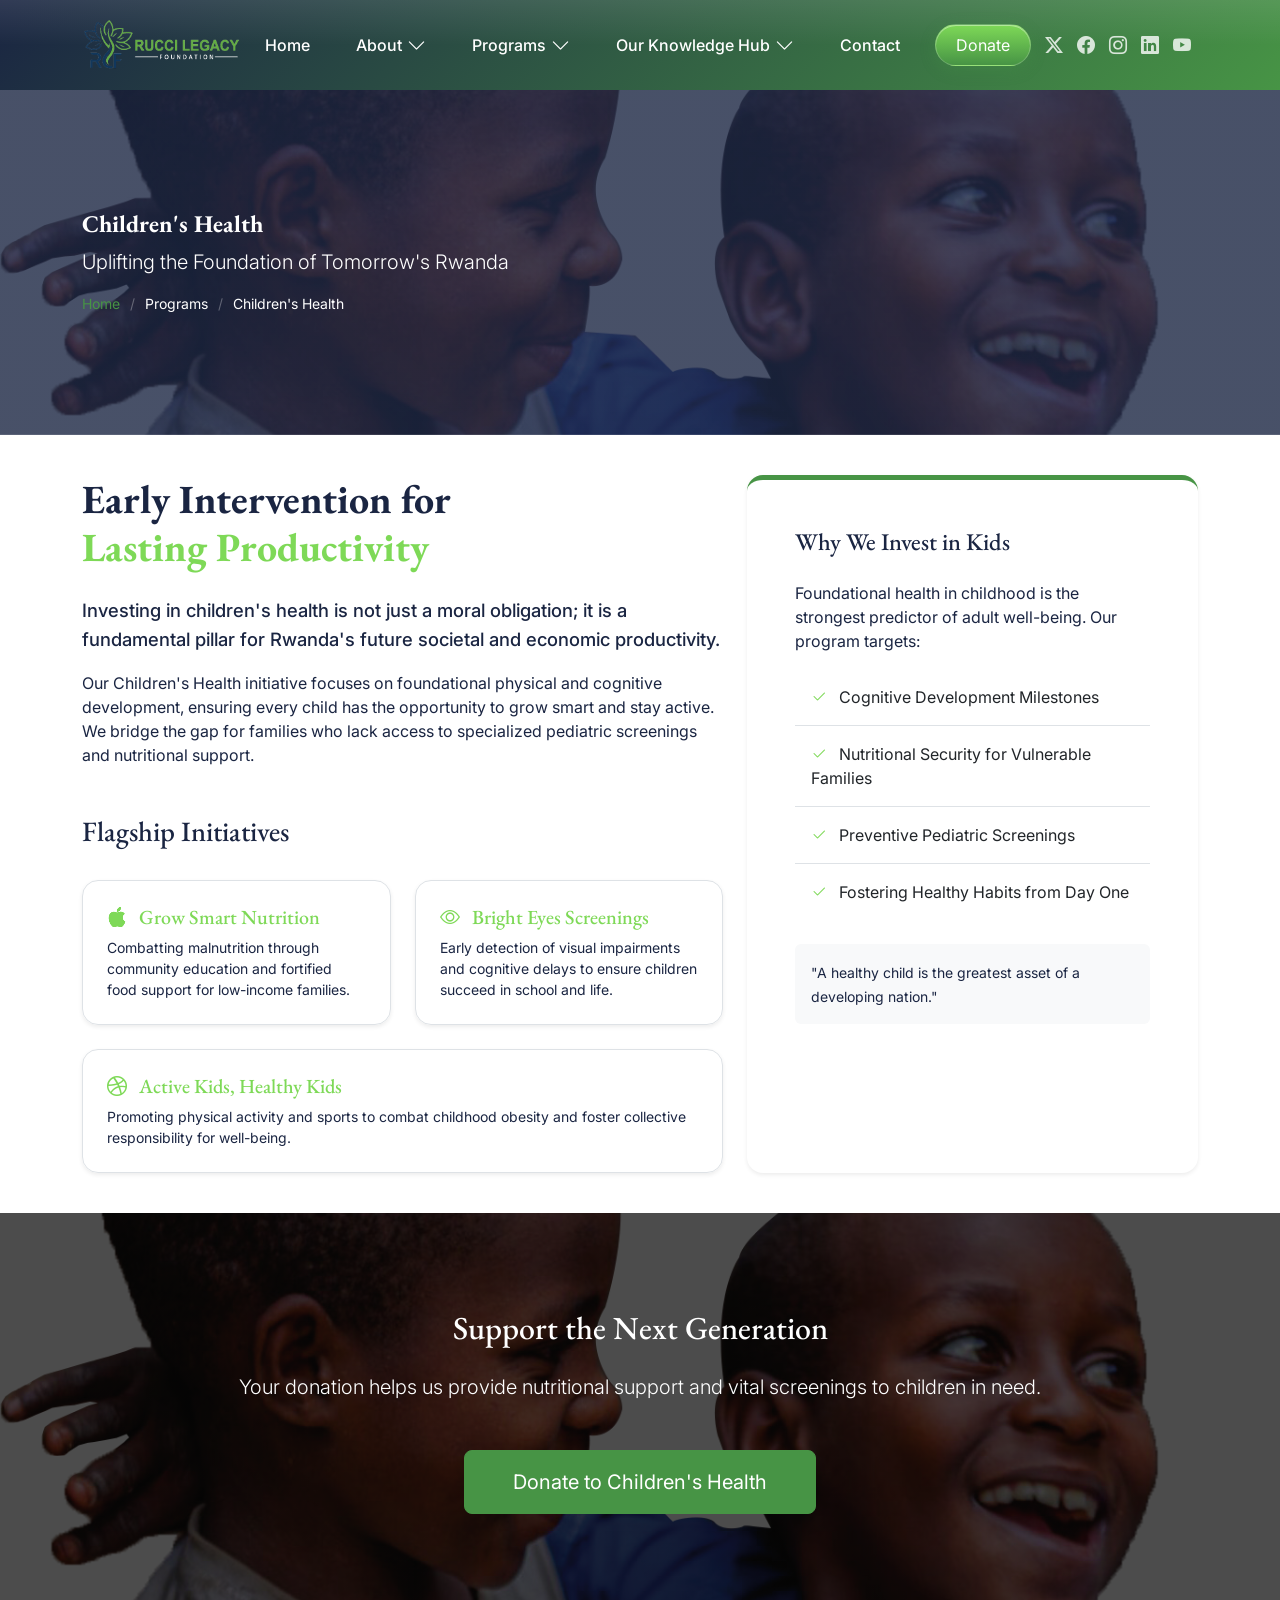
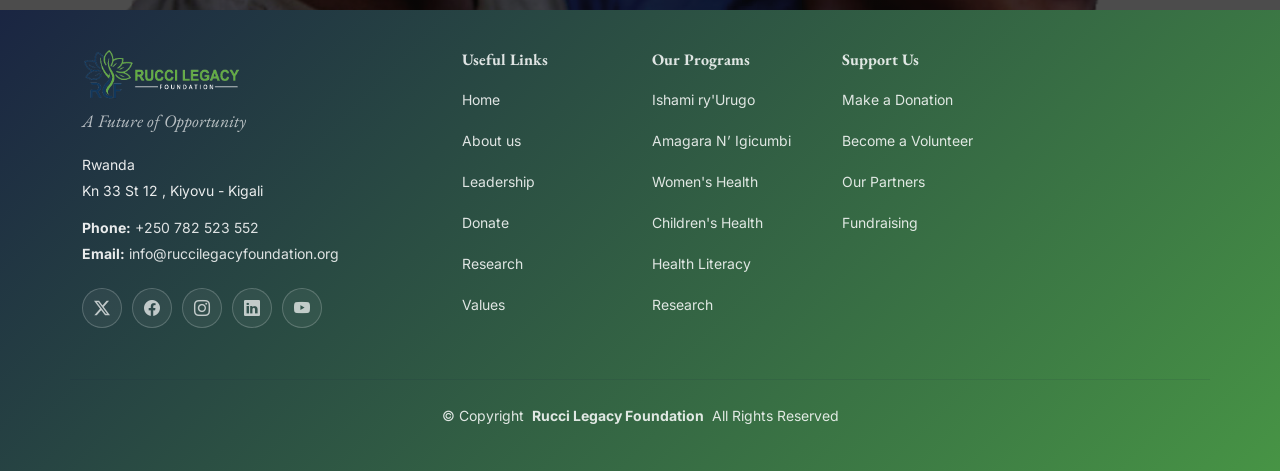
<file: childrens-health.html>
<!DOCTYPE html>
<html lang="en">

<head>
  <meta charset="utf-8">
  <meta content="width=device-width, initial-scale=1.0" name="viewport">
  <title>Children's Health | Rucci Legacy Foundation</title>
  <meta name="description" content="Investing in the foundation of Rwanda's future through specialized nutrition and health screenings for children.">
  
  <!-- Favicons -->
  <link href="assets/img/favicon.png" rel="icon">
  <link href="assets/img/favicon.png" rel="apple-touch-icon">

  <!-- Fonts -->
  <link href="https://fonts.googleapis.com" rel="preconnect">
  <link href="https://fonts.gstatic.com" rel="preconnect" crossorigin>
  <link href="https://fonts.googleapis.com/css2?family=Inter:wght@100;200;300;400;500;600;700;800;900&family=EB+Garamond:ital,wght@0,400;0,500;0,600;0,700;0,800;1,400;1,500;1,600;1,700;1,800&display=swap" rel="stylesheet">

  <!-- Vendor CSS Files -->
  <link href="assets/vendor/bootstrap/css/bootstrap.min.css" rel="stylesheet">
  <link href="assets/vendor/bootstrap-icons/bootstrap-icons.css" rel="stylesheet">
  <link href="assets/vendor/aos/aos.css" rel="stylesheet">
  <link href="assets/vendor/swiper/swiper-bundle.min.css" rel="stylesheet">

  <!-- Main CSS File -->
  <link href="assets/css/main.css?v=4" rel="stylesheet">
</head>

<body class="program-page">

  <header id="header" class="header d-flex align-items-center sticky-top">
  <div class="container position-relative d-flex align-items-center justify-content-between">

    <a href="index.html" class="logo d-flex align-items-center me-auto me-xl-0">
      <img src="assets/img/logo-white.png" alt="" style="max-height: 50px;">
    </a>

    <nav id="navmenu" class="navmenu">
      <ul>
        <li><a href="index.html">Home</a></li>
        <li class="dropdown"><a href="#"><span>About</span> <i class="bi bi-chevron-down toggle-dropdown"></i></a>
          <ul>
            <li><a href="about.html">Our Story</a></li>
            <li><a href="leadership.html">Leadership</a></li>
            <li><a href="impact.html">Impact</a></li>
          </ul>
        </li>
        <li class="dropdown"><a href="#"><span>Programs</span> <i class="bi bi-chevron-down toggle-dropdown"></i></a>
          <ul>
            <li><a href="ishami-ry-urugo.html">Ishami ry'Urugo</a></li>
            <li><a href="amagara-n-igicumbi.html">Amagara n'Igicumbi</a></li>
          </ul>
        </li>
        <li class="dropdown"><a href="#"><span>Our Knowledge Hub</span> <i class="bi bi-chevron-down toggle-dropdown"></i></a>
          <ul>
            <li><a href="health-literacy.html">Health Literacy</a></li>
            <li><a href="research.html">Research</a></li>
          </ul>
        </li>

        <li><a href="contact.html">Contact</a></li>        <li class="mobile-donate-item d-xl-none mt-3">
          <a href="donate.html" class="donate-nav-btn">Donate</a>
        </li>

      </ul>
      <i class="mobile-nav-toggle d-xl-none bi bi-list"></i>
    </nav>

    <a href="donate.html" class="donate-nav-btn">Donate</a>

    <div class="header-social-links">
      <a href="https://x.com/rucci_legacyf" target="_blank" class="twitter"><i class="bi bi-twitter-x"></i></a>
      <a href="https://www.facebook.com/people/Rucci-Legacy-Foundation/61588676992484/?mibextid=wwXIfr&rdid=xzvhsaTKb7zpJyZd&share_url=https%3A%2F%2Fwww.facebook.com%2Fshare%2F16htNAYPDG%2F%3Fmibextid%3DwwXIfr" target="_blank" class="facebook"><i class="bi bi-facebook"></i></a>
      <a href="https://www.instagram.com/rucci_legacyfoundation" target="_blank" class="instagram"><i class="bi bi-instagram"></i></a>
      <a href="https://www.linkedin.com/company/rucci-legacy-foundation?trk=blended-typeahead" target="_blank" class="linkedin"><i class="bi bi-linkedin"></i></a>
      <a href="https://www.youtube.com/channel/UCAdrPdJSgQUnLj-A_lYj2XQ?sub_confirmation=1" target="_blank" class="youtube"><i class="bi bi-youtube"></i></a>
    </div>

  </div>
</header>

  <main class="main">

    <!-- Page Title -->
    <div class="page-title dark-background" style="background: linear-gradient(rgba(26, 37, 66, 0.8), rgba(26, 37, 66, 0.8)), url('assets/img/Masaka.png') center/cover; padding: 120px 0;">
      <div class="container position-relative">
        <h1>Children's Health</h1>
        <p class="lead">Uplifting the Foundation of Tomorrow's Rwanda</p>
        <nav class="breadcrumbs">
          <ol>
            <li><a href="index.html">Home</a></li>
            <li>Programs</li>
            <li class="current">Children's Health</li>
          </ol>
        </nav>
      </div>
    </div><!-- End Page Title -->

    <section class="section">
      <div class="container">
        <div class="row gy-4">
          <div class="col-lg-7" data-aos="fade-up" data-aos-delay="100">
            <h2 class="section-title-premium">Early Intervention for <br><span class="text-accent">Lasting Productivity</span></h2>
            <p class="lead-text">Investing in children's health is not just a moral obligation; it is a fundamental pillar for Rwanda's future societal and economic productivity.</p>
            <p>Our Children's Health initiative focuses on foundational physical and cognitive development, ensuring every child has the opportunity to grow smart and stay active. We bridge the gap for families who lack access to specialized pediatric screenings and nutritional support.</p>
            
            <div class="mt-5">
              <h3>Flagship Initiatives</h3>
              <div class="row g-4 mt-2">
                <div class="col-md-6">
                  <div class="p-4 border h-100 rounded-4 shadow-sm">
                    <h5 class="text-accent"><i class="bi bi-apple me-2"></i> Grow Smart Nutrition</h5>
                    <p class="small mb-0">Combatting malnutrition through community education and fortified food support for low-income families.</p>
                  </div>
                </div>
                <div class="col-md-6">
                  <div class="p-4 border h-100 rounded-4 shadow-sm">
                    <h5 class="text-accent"><i class="bi bi-eye me-2"></i> Bright Eyes Screenings</h5>
                    <p class="small mb-0">Early detection of visual impairments and cognitive delays to ensure children succeed in school and life.</p>
                  </div>
                </div>
                <div class="col-md-12">
                  <div class="p-4 border h-100 rounded-4 shadow-sm">
                    <h5 class="text-accent"><i class="bi bi-dribbble me-2"></i> Active Kids, Healthy Kids</h5>
                    <p class="small mb-0">Promoting physical activity and sports to combat childhood obesity and foster collective responsibility for well-being.</p>
                  </div>
                </div>
              </div>
            </div>
          </div>
          
          <div class="col-lg-5" data-aos="fade-up" data-aos-delay="200">
            <div class="program-stats-card p-5 rounded-4 shadow-sm h-100" style="background: white; border-top: 5px solid var(--accent-color);">
              <h4 class="mb-4">Why We Invest in Kids</h4>
              <p>Foundational health in childhood is the strongest predictor of adult well-being. Our program targets:</p>
              <ul class="list-group list-group-flush">
                <li class="list-group-item bg-transparent py-3"><i class="bi bi-check2 text-accent me-2"></i> Cognitive Development Milestones</li>
                <li class="list-group-item bg-transparent py-3"><i class="bi bi-check2 text-accent me-2"></i> Nutritional Security for Vulnerable Families</li>
                <li class="list-group-item bg-transparent py-3"><i class="bi bi-check2 text-accent me-2"></i> Preventive Pediatric Screenings</li>
                <li class="list-group-item bg-transparent py-3"><i class="bi bi-check2 text-accent me-2"></i> Fostering Healthy Habits from Day One</li>
              </ul>
              <div class="mt-4 p-3 bg-light rounded">
                <small class="italic">"A healthy child is the greatest asset of a developing nation."</small>
              </div>
            </div>
          </div>
        </div>
      </div>
    </section>

    <!-- Call to Action -->
    <section class="section py-5 dark-background" style="background: linear-gradient(rgba(0,0,0,0.7), rgba(0,0,0,0.7)), url('assets/img/Masaka.png') center/cover;">
      <div class="container text-center py-5">
        <h2 class="mb-4">Support the Next Generation</h2>
        <p class="lead mb-5">Your donation helps us provide nutritional support and vital screenings to children in need.</p>
        <a href="donate.html" class="btn btn-primary btn-lg px-5 py-3">Donate to Children's Health</a>
      </div>
    </section>

  </main>

  <footer id="footer" class="footer">

  <div class="container footer-top">
    <div class="row gy-4">
      <div class="col-lg-4 col-md-6 footer-about">
        <a href="index.html" class="logo d-flex align-items-center" style="margin-bottom : 0">
          <img src="assets/img/logo-white.png" alt="" style="max-height: 50px;">
        </a>
        <p class="footer-motto mt-2 mb-3" style="font-style: italic; opacity: 0.8; font-family: var(--heading-font); font-size: 1.1rem;">A Future of Opportunity</p>
        <div class="footer-contact pt-1">
          <p>Rwanda</p>
          <p>Kn 33 St 12 , Kiyovu - Kigali</p>
          <p class="mt-3"><strong>Phone:</strong> <span>+250 782 523 552</span></p>
          <p><strong>Email:</strong> <span>info@ruccilegacyfoundation.org</span></p>
        </div>
        <div class="social-links d-flex mt-4">
          <a href="https://x.com/rucci_legacyf" target="_blank"><i class="bi bi-twitter-x"></i></a>
          <a href="https://www.facebook.com/people/Rucci-Legacy-Foundation/61588676992484/?mibextid=wwXIfr&rdid=xzvhsaTKb7zpJyZd&share_url=https%3A%2F%2Fwww.facebook.com%2Fshare%2F16htNAYPDG%2F%3Fmibextid%3DwwXIfr" target="_blank"><i class="bi bi-facebook"></i></a>
          <a href="https://www.instagram.com/rucci_legacyfoundation" target="_blank"><i class="bi bi-instagram"></i></a>
          <a href="https://www.linkedin.com/company/rucci-legacy-foundation?trk=blended-typeahead" target="_blank"><i class="bi bi-linkedin"></i></a>
          <a href="https://www.youtube.com/channel/UCAdrPdJSgQUnLj-A_lYj2XQ?sub_confirmation=1" target="_blank"><i class="bi bi-youtube"></i></a>
        </div>
      </div>

      <div class="col-lg-2 col-md-3 footer-links">
        <h4>Useful Links</h4>
        <ul>
          <li><a href="index.html">Home</a></li>
          <li><a href="about.html">About us</a></li>
          <li><a href="leadership.html">Leadership</a></li>
          <li><a href="donate.html">Donate</a></li>
          <li><a href="research.html">Research</a></li>
          <li><a href="about.html#our-values">Values</a></li>
        </ul>
      </div>

      <div class="col-lg-2 col-md-3 footer-links">
        <h4>Our Programs</h4>
        <ul>
          <li><a href="ishami-ry-urugo.html">Ishami ry'Urugo</a></li>
          <li><a href="amagara-n-igicumbi.html">Amagara N’ Igicumbi</a></li>
          <li><a href="maternal-health.html">Women's Health</a></li>
          <li><a href="childrens-health.html">Children's Health</a></li>
          <li><a href="health-literacy.html">Health Literacy</a></li>
          <li><a href="research.html">Research</a></li>
        </ul>
      </div>

      <div class="col-lg-2 col-md-3 footer-links">
        <h4>Support Us</h4>
        <ul>
          <li><a href="donate.html">Make a Donation</a></li>
          <li><a href="contact.html">Become a Volunteer</a></li>
          <li><a href="about.html">Our Partners</a></li>
          <li><a href="donate.html">Fundraising</a></li>
        </ul>
      </div>

    </div>
  </div>

  <div class="container copyright text-center mt-4">
    <p>© <span>Copyright</span> <strong class="px-1 sitename">Rucci Legacy Foundation</strong> <span>All Rights Reserved</span></p>
  </div>

</footer>

<!-- Scroll Top -->
<a href="#" id="scroll-top" class="scroll-top d-flex align-items-center justify-content-center"><i class="bi bi-arrow-up-short"></i></a>

<!-- Preloader -->
<div id="preloader"></div>

<!-- Vendor JS Files -->
<script src="assets/vendor/bootstrap/js/bootstrap.bundle.min.js"></script>
<script src="assets/vendor/aos/aos.js"></script>
<script src="assets/vendor/swiper/swiper-bundle.min.js"></script>
<script src="assets/js/main.js"></script>
</body>

</html>
</file>
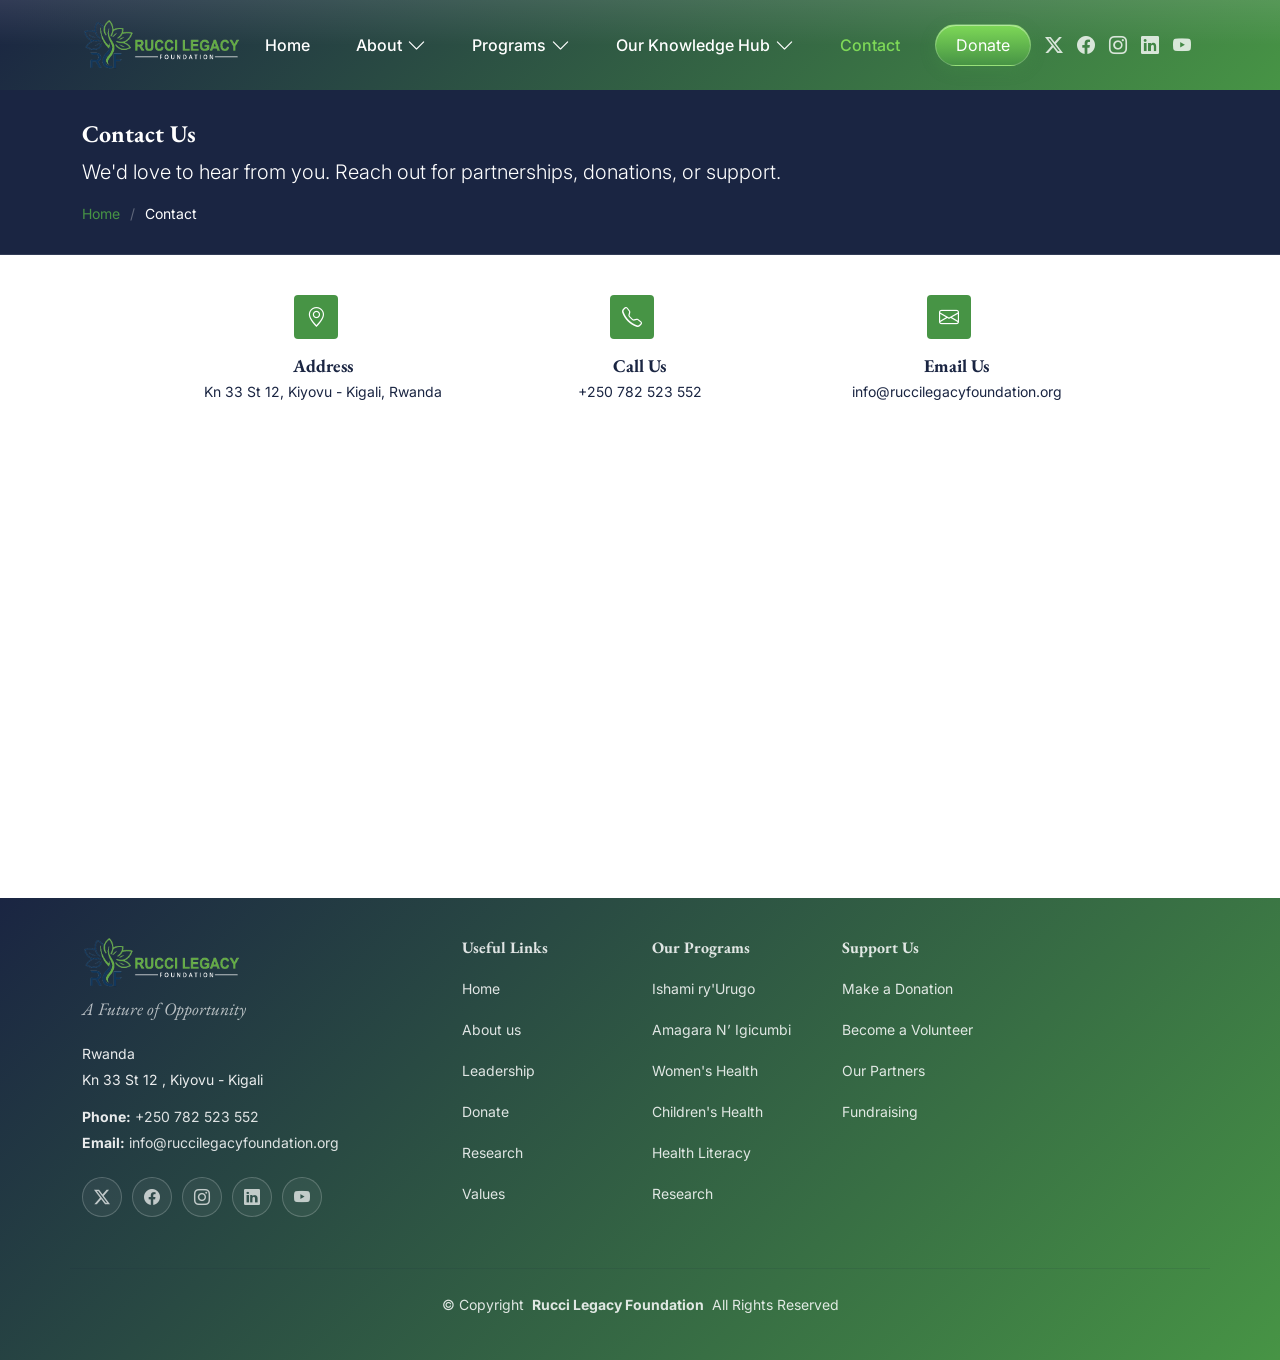
<file: contact.html>
<!DOCTYPE html>
<html lang="en">

<head>
  <meta charset="utf-8">
  <meta content="width=device-width, initial-scale=1.0" name="viewport">
  <title>Contact Us | Rucci Legacy Foundation</title>
  <meta name="description" content="Get in touch with the Rucci Legacy Foundation. We are located in Kiyovu, Kigali, Rwanda.">
  
  <!-- Favicons -->
  <link href="assets/img/favicon.png" rel="icon">
  <link href="assets/img/favicon.png" rel="apple-touch-icon">

  <!-- Fonts -->
  <link href="https://fonts.googleapis.com" rel="preconnect">
  <link href="https://fonts.gstatic.com" rel="preconnect" crossorigin>
  <link href="https://fonts.googleapis.com/css2?family=Inter:wght@100;200;300;400;500;600;700;800;900&family=EB+Garamond:ital,wght@0,400;0,500;0,600;0,700;0,800;1,400;1,500;1,600;1,700;1,800&display=swap" rel="stylesheet">

  <!-- Vendor CSS Files -->
  <link href="assets/vendor/bootstrap/css/bootstrap.min.css" rel="stylesheet">
  <link href="assets/vendor/bootstrap-icons/bootstrap-icons.css" rel="stylesheet">
  <link href="assets/vendor/aos/aos.css" rel="stylesheet">
  <link href="assets/vendor/swiper/swiper-bundle.min.css" rel="stylesheet">

  <!-- Main CSS File -->
  <link href="assets/css/main.css?v=4" rel="stylesheet">
</head>

<body class="contact-page">

  <header id="header" class="header d-flex align-items-center sticky-top">
  <div class="container position-relative d-flex align-items-center justify-content-between">

    <a href="index.html" class="logo d-flex align-items-center me-auto me-xl-0">
      <img src="assets/img/logo-white.png" alt="" style="max-height: 50px;">
    </a>

    <nav id="navmenu" class="navmenu">
      <ul>
        <li><a href="index.html">Home</a></li>
        <li class="dropdown"><a href="#"><span>About</span> <i class="bi bi-chevron-down toggle-dropdown"></i></a>
          <ul>
            <li><a href="about.html">Our Story</a></li>
            <li><a href="leadership.html">Leadership</a></li>
            <li><a href="impact.html">Impact</a></li>
          </ul>
        </li>
        <li class="dropdown"><a href="#"><span>Programs</span> <i class="bi bi-chevron-down toggle-dropdown"></i></a>
          <ul>
            <li><a href="ishami-ry-urugo.html">Ishami ry'Urugo</a></li>
            <li><a href="amagara-n-igicumbi.html">Amagara n'Igicumbi</a></li>
          </ul>
        </li>
        <li class="dropdown"><a href="#"><span>Our Knowledge Hub</span> <i class="bi bi-chevron-down toggle-dropdown"></i></a>
          <ul>
            <li><a href="health-literacy.html">Health Literacy</a></li>
            <li><a href="research.html">Research</a></li>
          </ul>
        </li>

        <li><a href="contact.html">Contact</a></li>        <li class="mobile-donate-item d-xl-none mt-3">
          <a href="donate.html" class="donate-nav-btn">Donate</a>
        </li>

      </ul>
      <i class="mobile-nav-toggle d-xl-none bi bi-list"></i>
    </nav>

    <a href="donate.html" class="donate-nav-btn">Donate</a>

    <div class="header-social-links">
      <a href="https://x.com/rucci_legacyf" target="_blank" class="twitter"><i class="bi bi-twitter-x"></i></a>
      <a href="https://www.facebook.com/people/Rucci-Legacy-Foundation/61588676992484/?mibextid=wwXIfr&rdid=xzvhsaTKb7zpJyZd&share_url=https%3A%2F%2Fwww.facebook.com%2Fshare%2F16htNAYPDG%2F%3Fmibextid%3DwwXIfr" target="_blank" class="facebook"><i class="bi bi-facebook"></i></a>
      <a href="https://www.instagram.com/rucci_legacyfoundation" target="_blank" class="instagram"><i class="bi bi-instagram"></i></a>
      <a href="https://www.linkedin.com/company/rucci-legacy-foundation?trk=blended-typeahead" target="_blank" class="linkedin"><i class="bi bi-linkedin"></i></a>
      <a href="https://www.youtube.com/channel/UCAdrPdJSgQUnLj-A_lYj2XQ?sub_confirmation=1" target="_blank" class="youtube"><i class="bi bi-youtube"></i></a>
    </div>

  </div>
</header>

  <main class="main">

    <!-- Page Title -->
    <div class="page-title dark-background" style="background: #1a2542; padding: 30px 0;">
      <div class="container position-relative">
        <h1>Contact Us</h1>
        <p class="lead">We'd love to hear from you. Reach out for partnerships, donations, or support.</p>
        <nav class="breadcrumbs">
          <ol>
            <li><a href="index.html">Home</a></li>
            <li class="current">Contact</li>
          </ol>
        </nav>
      </div>
    </div><!-- End Page Title -->

    <!-- Contact Section -->
    <section id="contact" class="contact section">

      <div class="container" data-aos="fade-up" data-aos-delay="100">

        <div class="row gy-4 justify-content-center">

          <div class="col-lg-10">
            <div class="row gy-4">
              <div class="col-md-4">
                <div class="info-item d-flex flex-column align-items-center text-center" data-aos="fade-up" data-aos-delay="200">
                  <i class="bi bi-geo-alt mb-3"></i>
                  <h3>Address</h3>
                  <p>Kn 33 St 12, Kiyovu - Kigali, Rwanda</p>
                </div>
              </div><!-- End Info Item -->

              <div class="col-md-4">
                <div class="info-item d-flex flex-column align-items-center text-center" data-aos="fade-up" data-aos-delay="300">
                  <i class="bi bi-telephone mb-3"></i>
                  <h3>Call Us</h3>
                  <p>+250 782 523 552</p>
                </div>
              </div><!-- End Info Item -->

              <div class="col-md-4">
                <div class="info-item d-flex flex-column align-items-center text-center" data-aos="fade-up" data-aos-delay="400">
                  <i class="bi bi-envelope mb-3"></i>
                  <h3>Email Us</h3>
                  <p>info@ruccilegacyfoundation.org</p>
                </div>
              </div><!-- End Info Item -->
            </div>
          </div>

        </div>

      </div>

    </section><!-- /Contact Section -->

    <!-- Map Section -->
    <section class="map-section py-0" style="padding: 0 !important;">
      <div class="container-fluid p-0">
        <iframe src="https://www.google.com/maps/embed?pb=!1m18!1m12!1m3!1d3987.5028!2d30.0619!3d-1.9441!2m3!1f0!2f0!3f0!3m2!1i1024!2i768!4f13.1!3m3!1m2!1s0x19dca429c0b3f891%3A0x7d67500000000000!2sKiyovu%2C%20Kigali!5e0!3m2!1sen!2srw!4v1714490000000!5m2!1sen!2srw" width="100%" height="450" style="border:0;" allowfullscreen="" loading="lazy" referrerpolicy="no-referrer-when-downgrade"></iframe>
      </div>
    </section>

  </main>

  <footer id="footer" class="footer">

  <div class="container footer-top">
    <div class="row gy-4">
      <div class="col-lg-4 col-md-6 footer-about">
        <a href="index.html" class="logo d-flex align-items-center" style="margin-bottom : 0">
          <img src="assets/img/logo-white.png" alt="" style="max-height: 50px;">
        </a>
        <p class="footer-motto mt-2 mb-3" style="font-style: italic; opacity: 0.8; font-family: var(--heading-font); font-size: 1.1rem;">A Future of Opportunity</p>
        <div class="footer-contact pt-1">
          <p>Rwanda</p>
          <p>Kn 33 St 12 , Kiyovu - Kigali</p>
          <p class="mt-3"><strong>Phone:</strong> <span>+250 782 523 552</span></p>
          <p><strong>Email:</strong> <span>info@ruccilegacyfoundation.org</span></p>
        </div>
        <div class="social-links d-flex mt-4">
          <a href="https://x.com/rucci_legacyf" target="_blank"><i class="bi bi-twitter-x"></i></a>
          <a href="https://www.facebook.com/people/Rucci-Legacy-Foundation/61588676992484/?mibextid=wwXIfr&rdid=xzvhsaTKb7zpJyZd&share_url=https%3A%2F%2Fwww.facebook.com%2Fshare%2F16htNAYPDG%2F%3Fmibextid%3DwwXIfr" target="_blank"><i class="bi bi-facebook"></i></a>
          <a href="https://www.instagram.com/rucci_legacyfoundation" target="_blank"><i class="bi bi-instagram"></i></a>
          <a href="https://www.linkedin.com/company/rucci-legacy-foundation?trk=blended-typeahead" target="_blank"><i class="bi bi-linkedin"></i></a>
          <a href="https://www.youtube.com/channel/UCAdrPdJSgQUnLj-A_lYj2XQ?sub_confirmation=1" target="_blank"><i class="bi bi-youtube"></i></a>
        </div>
      </div>

      <div class="col-lg-2 col-md-3 footer-links">
        <h4>Useful Links</h4>
        <ul>
          <li><a href="index.html">Home</a></li>
          <li><a href="about.html">About us</a></li>
          <li><a href="leadership.html">Leadership</a></li>
          <li><a href="donate.html">Donate</a></li>
          <li><a href="research.html">Research</a></li>
          <li><a href="about.html#our-values">Values</a></li>
        </ul>
      </div>

      <div class="col-lg-2 col-md-3 footer-links">
        <h4>Our Programs</h4>
        <ul>
          <li><a href="ishami-ry-urugo.html">Ishami ry'Urugo</a></li>
          <li><a href="amagara-n-igicumbi.html">Amagara N’ Igicumbi</a></li>
          <li><a href="maternal-health.html">Women's Health</a></li>
          <li><a href="childrens-health.html">Children's Health</a></li>
          <li><a href="health-literacy.html">Health Literacy</a></li>
          <li><a href="research.html">Research</a></li>
        </ul>
      </div>

      <div class="col-lg-2 col-md-3 footer-links">
        <h4>Support Us</h4>
        <ul>
          <li><a href="donate.html">Make a Donation</a></li>
          <li><a href="contact.html">Become a Volunteer</a></li>
          <li><a href="about.html">Our Partners</a></li>
          <li><a href="donate.html">Fundraising</a></li>
        </ul>
      </div>

    </div>
  </div>

  <div class="container copyright text-center mt-4">
    <p>© <span>Copyright</span> <strong class="px-1 sitename">Rucci Legacy Foundation</strong> <span>All Rights Reserved</span></p>
  </div>

</footer>

<!-- Scroll Top -->
<a href="#" id="scroll-top" class="scroll-top d-flex align-items-center justify-content-center"><i class="bi bi-arrow-up-short"></i></a>

<!-- Preloader -->
<div id="preloader"></div>

<!-- Vendor JS Files -->
<script src="assets/vendor/bootstrap/js/bootstrap.bundle.min.js"></script>
<script src="assets/vendor/aos/aos.js"></script>
<script src="assets/vendor/swiper/swiper-bundle.min.js"></script>
<script src="assets/js/main.js"></script>
</body>

</html>
</file>
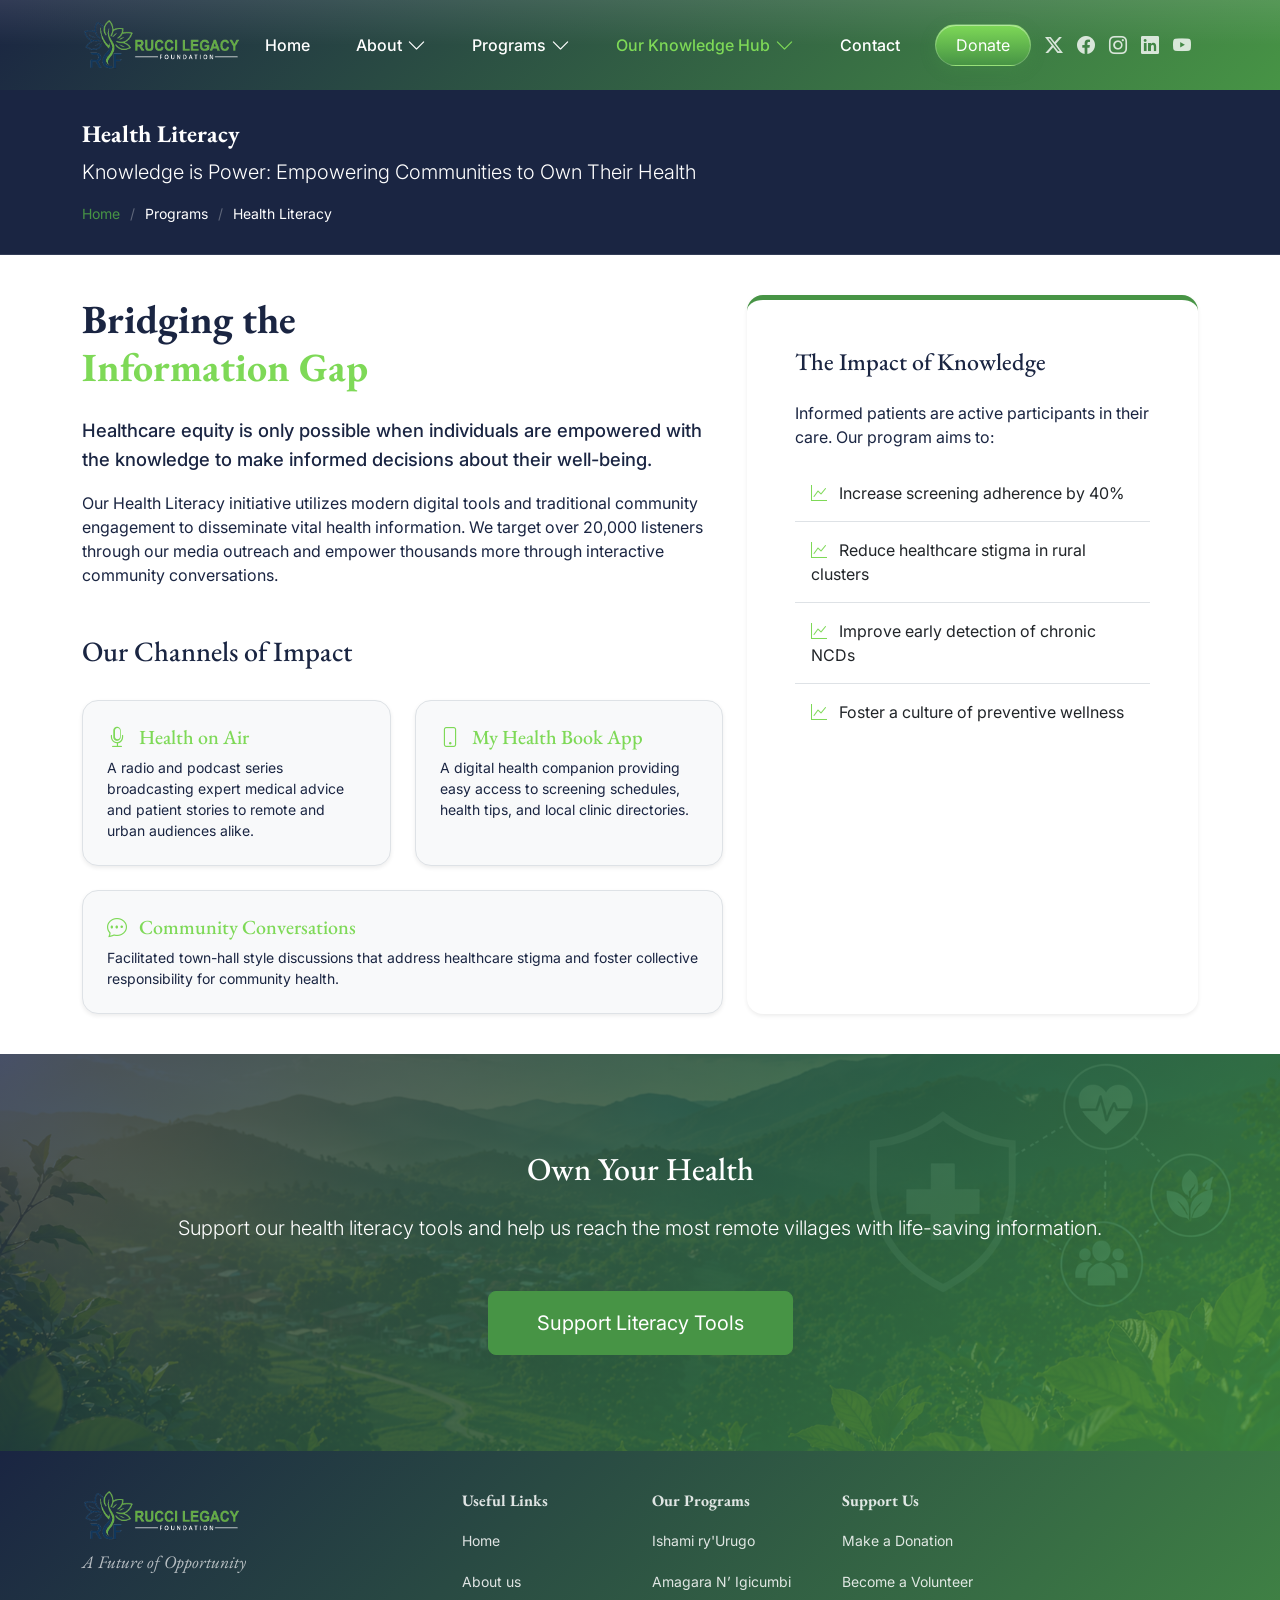
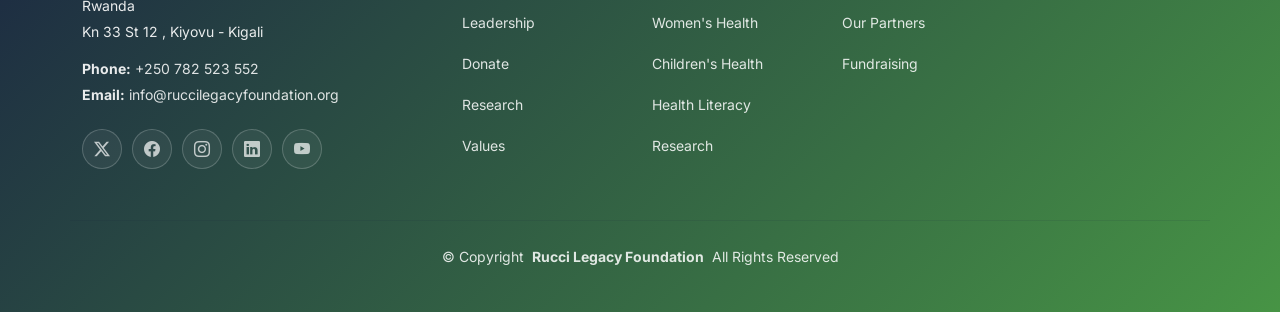
<file: health-literacy.html>
<!DOCTYPE html>
<html lang="en">

<head>
  <meta charset="utf-8">
  <meta content="width=device-width, initial-scale=1.0" name="viewport">
  <title>Health Literacy | Rucci Legacy Foundation</title>
  <meta name="description" content="Empowering Rwandan communities through digital tools, podcasts, and community conversations for better health outcomes.">
  
  <!-- Favicons -->
  <link href="assets/img/favicon.png" rel="icon">
  <link href="assets/img/favicon.png" rel="apple-touch-icon">

  <!-- Fonts -->
  <link href="https://fonts.googleapis.com" rel="preconnect">
  <link href="https://fonts.gstatic.com" rel="preconnect" crossorigin>
  <link href="https://fonts.googleapis.com/css2?family=Inter:wght@100;200;300;400;500;600;700;800;900&family=EB+Garamond:ital,wght@0,400;0,500;0,600;0,700;0,800;1,400;1,500;1,600;1,700;1,800&display=swap" rel="stylesheet">

  <!-- Vendor CSS Files -->
  <link href="assets/vendor/bootstrap/css/bootstrap.min.css" rel="stylesheet">
  <link href="assets/vendor/bootstrap-icons/bootstrap-icons.css" rel="stylesheet">
  <link href="assets/vendor/aos/aos.css" rel="stylesheet">
  <link href="assets/vendor/swiper/swiper-bundle.min.css" rel="stylesheet">

  <!-- Main CSS File -->
  <link href="assets/css/main.css?v=4" rel="stylesheet">
</head>

<body class="program-page">

  <header id="header" class="header d-flex align-items-center sticky-top">
  <div class="container position-relative d-flex align-items-center justify-content-between">

    <a href="index.html" class="logo d-flex align-items-center me-auto me-xl-0">
      <img src="assets/img/logo-white.png" alt="" style="max-height: 50px;">
    </a>

    <nav id="navmenu" class="navmenu">
      <ul>
        <li><a href="index.html">Home</a></li>
        <li class="dropdown"><a href="#"><span>About</span> <i class="bi bi-chevron-down toggle-dropdown"></i></a>
          <ul>
            <li><a href="about.html">Our Story</a></li>
            <li><a href="leadership.html">Leadership</a></li>
            <li><a href="impact.html">Impact</a></li>
          </ul>
        </li>
        <li class="dropdown"><a href="#"><span>Programs</span> <i class="bi bi-chevron-down toggle-dropdown"></i></a>
          <ul>
            <li><a href="ishami-ry-urugo.html">Ishami ry'Urugo</a></li>
            <li><a href="amagara-n-igicumbi.html">Amagara n'Igicumbi</a></li>
          </ul>
        </li>
        <li class="dropdown"><a href="#"><span>Our Knowledge Hub</span> <i class="bi bi-chevron-down toggle-dropdown"></i></a>
          <ul>
            <li><a href="health-literacy.html">Health Literacy</a></li>
            <li><a href="research.html">Research</a></li>
          </ul>
        </li>

        <li><a href="contact.html">Contact</a></li>        <li class="mobile-donate-item d-xl-none mt-3">
          <a href="donate.html" class="donate-nav-btn">Donate</a>
        </li>

      </ul>
      <i class="mobile-nav-toggle d-xl-none bi bi-list"></i>
    </nav>

    <a href="donate.html" class="donate-nav-btn">Donate</a>

    <div class="header-social-links">
      <a href="https://x.com/rucci_legacyf" target="_blank" class="twitter"><i class="bi bi-twitter-x"></i></a>
      <a href="https://www.facebook.com/people/Rucci-Legacy-Foundation/61588676992484/?mibextid=wwXIfr&rdid=xzvhsaTKb7zpJyZd&share_url=https%3A%2F%2Fwww.facebook.com%2Fshare%2F16htNAYPDG%2F%3Fmibextid%3DwwXIfr" target="_blank" class="facebook"><i class="bi bi-facebook"></i></a>
      <a href="https://www.instagram.com/rucci_legacyfoundation" target="_blank" class="instagram"><i class="bi bi-instagram"></i></a>
      <a href="https://www.linkedin.com/company/rucci-legacy-foundation?trk=blended-typeahead" target="_blank" class="linkedin"><i class="bi bi-linkedin"></i></a>
      <a href="https://www.youtube.com/channel/UCAdrPdJSgQUnLj-A_lYj2XQ?sub_confirmation=1" target="_blank" class="youtube"><i class="bi bi-youtube"></i></a>
    </div>

  </div>
</header>

  <main class="main">

    <!-- Page Title -->
    <div class="page-title dark-background" style="background: #1a2542; padding: 30px 0;">
      <div class="container position-relative">
        <h1>Health Literacy</h1>
        <p class="lead">Knowledge is Power: Empowering Communities to Own Their Health</p>
        <nav class="breadcrumbs">
          <ol>
            <li><a href="index.html">Home</a></li>
            <li>Programs</li>
            <li class="current">Health Literacy</li>
          </ol>
        </nav>
      </div>
    </div><!-- End Page Title -->

    <section class="section">
      <div class="container">
        <div class="row gy-4">
          <div class="col-lg-7" data-aos="fade-up" data-aos-delay="100">
            <h2 class="section-title-premium">Bridging the <br><span class="text-accent">Information Gap</span></h2>
            <p class="lead-text">Healthcare equity is only possible when individuals are empowered with the knowledge to make informed decisions about their well-being.</p>
            <p>Our Health Literacy initiative utilizes modern digital tools and traditional community engagement to disseminate vital health information. We target over 20,000 listeners through our media outreach and empower thousands more through interactive community conversations.</p>
            
            <div class="mt-5">
              <h3>Our Channels of Impact</h3>
              <div class="row g-4 mt-2">
                <div class="col-md-6">
                  <div class="p-4 border h-100 rounded-4 shadow-sm bg-light">
                    <h5 class="text-accent"><i class="bi bi-mic me-2"></i> Health on Air</h5>
                    <p class="small mb-0">A radio and podcast series broadcasting expert medical advice and patient stories to remote and urban audiences alike.</p>
                  </div>
                </div>
                <div class="col-md-6">
                  <div class="p-4 border h-100 rounded-4 shadow-sm bg-light">
                    <h5 class="text-accent"><i class="bi bi-phone me-2"></i> My Health Book App</h5>
                    <p class="small mb-0">A digital health companion providing easy access to screening schedules, health tips, and local clinic directories.</p>
                  </div>
                </div>
                <div class="col-md-12">
                  <div class="p-4 border h-100 rounded-4 shadow-sm bg-light">
                    <h5 class="text-accent"><i class="bi bi-chat-dots me-2"></i> Community Conversations</h5>
                    <p class="small mb-0">Facilitated town-hall style discussions that address healthcare stigma and foster collective responsibility for community health.</p>
                  </div>
                </div>
              </div>
            </div>
          </div>
          
          <div class="col-lg-5" data-aos="fade-up" data-aos-delay="200">
            <div class="program-stats-card p-5 rounded-4 shadow-sm h-100" style="background: white; border-top: 5px solid var(--accent-color);">
              <h4 class="mb-4">The Impact of Knowledge</h4>
              <p>Informed patients are active participants in their care. Our program aims to:</p>
              <ul class="list-group list-group-flush">
                <li class="list-group-item bg-transparent py-3"><i class="bi bi-graph-up text-accent me-2"></i> Increase screening adherence by 40%</li>
                <li class="list-group-item bg-transparent py-3"><i class="bi bi-graph-up text-accent me-2"></i> Reduce healthcare stigma in rural clusters</li>
                <li class="list-group-item bg-transparent py-3"><i class="bi bi-graph-up text-accent me-2"></i> Improve early detection of chronic NCDs</li>
                <li class="list-group-item bg-transparent py-3"><i class="bi bi-graph-up text-accent me-2"></i> Foster a culture of preventive wellness</li>
              </ul>
            </div>
          </div>
        </div>
      </div>
    </section>

    <!-- Call to Action -->
    <section class="section py-5 dark-background" style="background: linear-gradient(135deg, rgba(26, 37, 66, 0.8) 0%, rgba(71, 148, 69, 0.8) 100%), url('assets/img/health literacy 2.png') center/cover; padding: 120px 0;">
      <div class="container text-center py-5">
        <h2 class="mb-4">Own Your Health</h2>
        <p class="lead mb-5">Support our health literacy tools and help us reach the most remote villages with life-saving information.</p>
        <a href="donate.html" class="btn btn-primary btn-lg px-5 py-3">Support Literacy Tools</a>
      </div>
    </section>

  </main>

  <footer id="footer" class="footer">

  <div class="container footer-top">
    <div class="row gy-4">
      <div class="col-lg-4 col-md-6 footer-about">
        <a href="index.html" class="logo d-flex align-items-center" style="margin-bottom : 0">
          <img src="assets/img/logo-white.png" alt="" style="max-height: 50px;">
        </a>
        <p class="footer-motto mt-2 mb-3" style="font-style: italic; opacity: 0.8; font-family: var(--heading-font); font-size: 1.1rem;">A Future of Opportunity</p>
        <div class="footer-contact pt-1">
          <p>Rwanda</p>
          <p>Kn 33 St 12 , Kiyovu - Kigali</p>
          <p class="mt-3"><strong>Phone:</strong> <span>+250 782 523 552</span></p>
          <p><strong>Email:</strong> <span>info@ruccilegacyfoundation.org</span></p>
        </div>
        <div class="social-links d-flex mt-4">
          <a href="https://x.com/rucci_legacyf" target="_blank"><i class="bi bi-twitter-x"></i></a>
          <a href="https://www.facebook.com/people/Rucci-Legacy-Foundation/61588676992484/?mibextid=wwXIfr&rdid=xzvhsaTKb7zpJyZd&share_url=https%3A%2F%2Fwww.facebook.com%2Fshare%2F16htNAYPDG%2F%3Fmibextid%3DwwXIfr" target="_blank"><i class="bi bi-facebook"></i></a>
          <a href="https://www.instagram.com/rucci_legacyfoundation" target="_blank"><i class="bi bi-instagram"></i></a>
          <a href="https://www.linkedin.com/company/rucci-legacy-foundation?trk=blended-typeahead" target="_blank"><i class="bi bi-linkedin"></i></a>
          <a href="https://www.youtube.com/channel/UCAdrPdJSgQUnLj-A_lYj2XQ?sub_confirmation=1" target="_blank"><i class="bi bi-youtube"></i></a>
        </div>
      </div>

      <div class="col-lg-2 col-md-3 footer-links">
        <h4>Useful Links</h4>
        <ul>
          <li><a href="index.html">Home</a></li>
          <li><a href="about.html">About us</a></li>
          <li><a href="leadership.html">Leadership</a></li>
          <li><a href="donate.html">Donate</a></li>
          <li><a href="research.html">Research</a></li>
          <li><a href="about.html#our-values">Values</a></li>
        </ul>
      </div>

      <div class="col-lg-2 col-md-3 footer-links">
        <h4>Our Programs</h4>
        <ul>
          <li><a href="ishami-ry-urugo.html">Ishami ry'Urugo</a></li>
          <li><a href="amagara-n-igicumbi.html">Amagara N’ Igicumbi</a></li>
          <li><a href="maternal-health.html">Women's Health</a></li>
          <li><a href="childrens-health.html">Children's Health</a></li>
          <li><a href="health-literacy.html">Health Literacy</a></li>
          <li><a href="research.html">Research</a></li>
        </ul>
      </div>

      <div class="col-lg-2 col-md-3 footer-links">
        <h4>Support Us</h4>
        <ul>
          <li><a href="donate.html">Make a Donation</a></li>
          <li><a href="contact.html">Become a Volunteer</a></li>
          <li><a href="about.html">Our Partners</a></li>
          <li><a href="donate.html">Fundraising</a></li>
        </ul>
      </div>

    </div>
  </div>

  <div class="container copyright text-center mt-4">
    <p>© <span>Copyright</span> <strong class="px-1 sitename">Rucci Legacy Foundation</strong> <span>All Rights Reserved</span></p>
  </div>

</footer>

<!-- Scroll Top -->
<a href="#" id="scroll-top" class="scroll-top d-flex align-items-center justify-content-center"><i class="bi bi-arrow-up-short"></i></a>

<!-- Preloader -->
<div id="preloader"></div>

<!-- Vendor JS Files -->
<script src="assets/vendor/bootstrap/js/bootstrap.bundle.min.js"></script>
<script src="assets/vendor/aos/aos.js"></script>
<script src="assets/vendor/swiper/swiper-bundle.min.js"></script>
<script src="assets/js/main.js"></script>
</body>

</html>
</file>
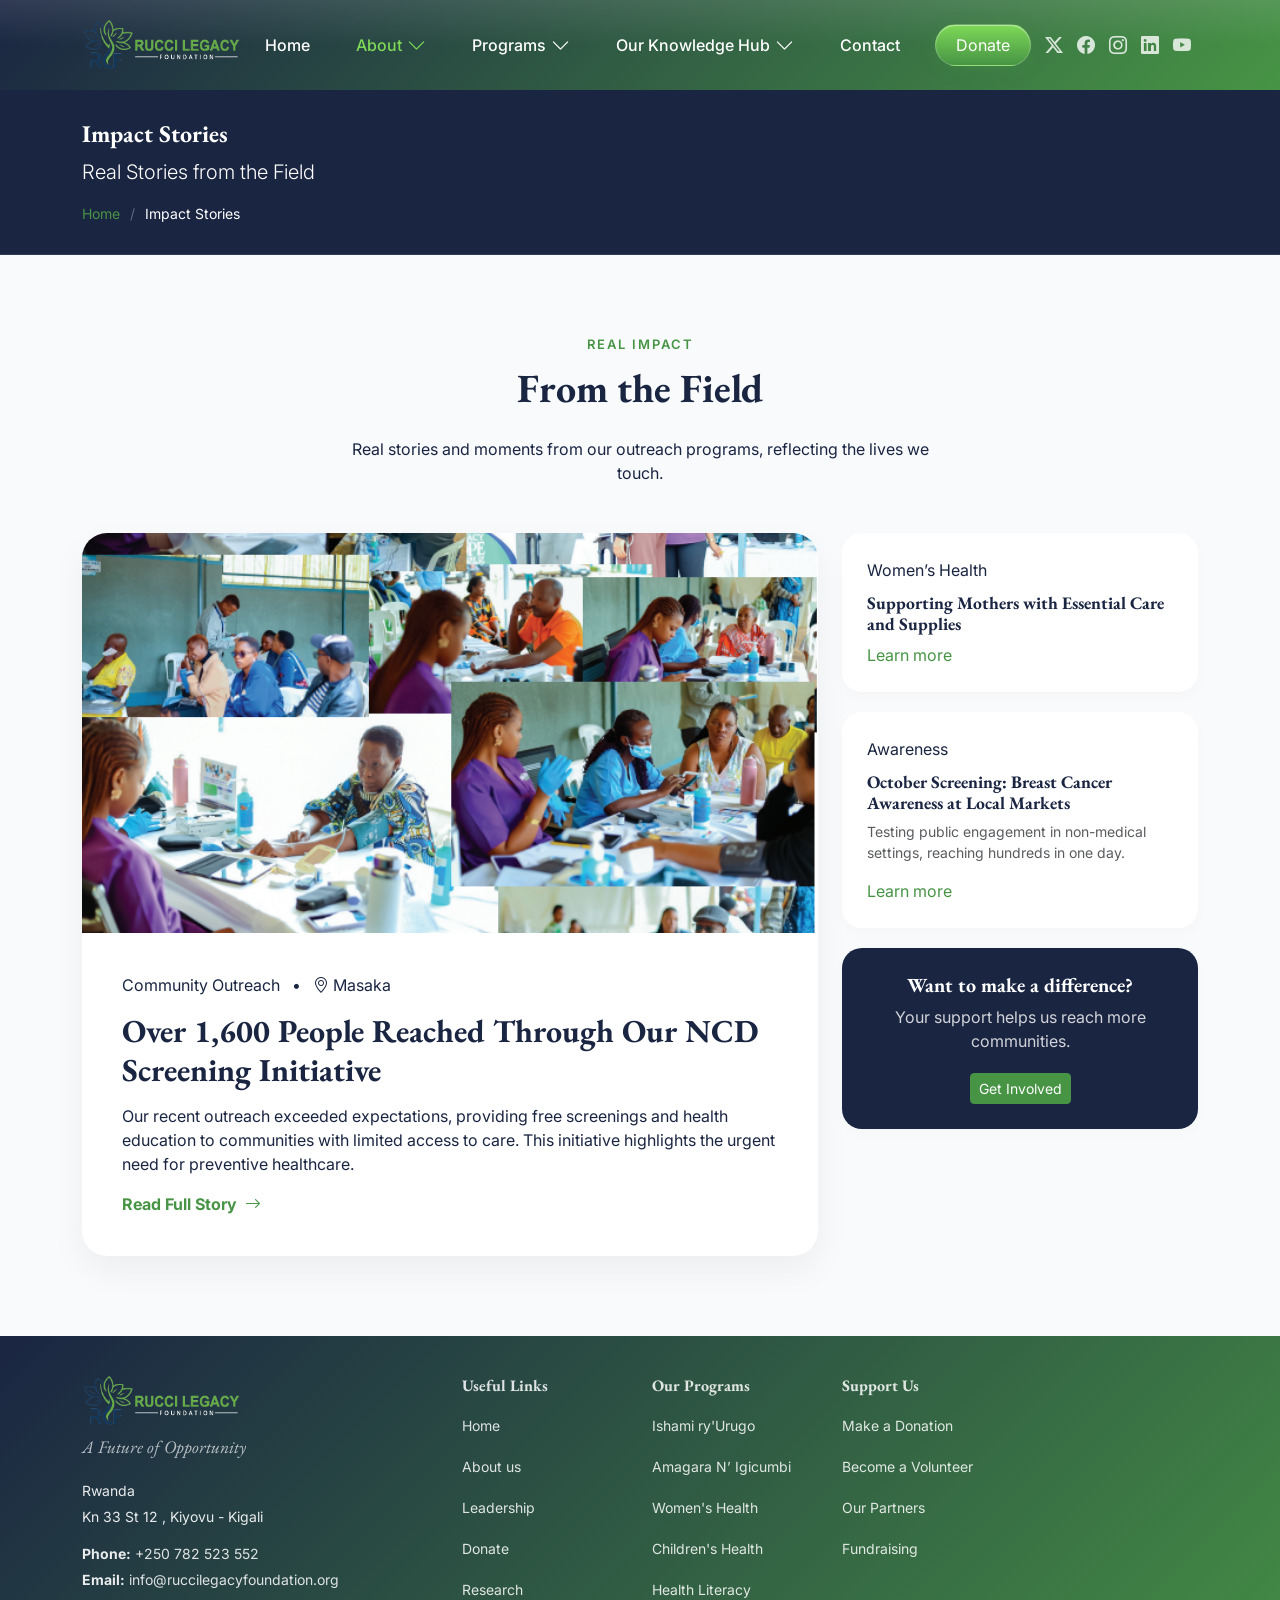
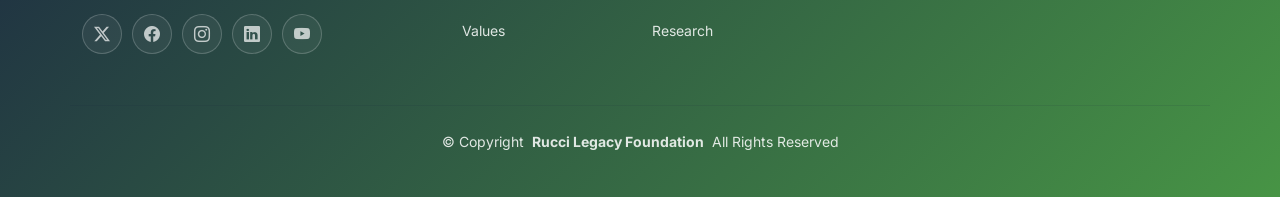
<file: impact.html>
<!DOCTYPE html>
<html lang="en">

<head>
  <meta charset="utf-8">
  <meta content="width=device-width, initial-scale=1.0" name="viewport">
  <title>Our Impact | Rucci Legacy Foundation</title>
  <meta name="description" content="Meet the Board of Directors and Senior Volunteers behind the Rucci Legacy Foundation's mission.">
  
  <!-- Favicons -->
  <link href="assets/img/favicon.png" rel="icon">
  <link href="assets/img/favicon.png" rel="apple-touch-icon">

  <!-- Fonts -->
  <link href="https://fonts.googleapis.com" rel="preconnect">
  <link href="https://fonts.gstatic.com" rel="preconnect" crossorigin>
  <link href="https://fonts.googleapis.com/css2?family=Inter:wght@100;200;300;400;500;600;700;800;900&family=EB+Garamond:ital,wght@0,400;0,500;0,600;0,700;0,800;1,400;1,500;1,600;1,700;1,800&display=swap" rel="stylesheet">

  <!-- Vendor CSS Files -->
  <link href="assets/vendor/bootstrap/css/bootstrap.min.css" rel="stylesheet">
  <link href="assets/vendor/bootstrap-icons/bootstrap-icons.css" rel="stylesheet">
  <link href="assets/vendor/aos/aos.css" rel="stylesheet">
  <link href="assets/vendor/swiper/swiper-bundle.min.css" rel="stylesheet">

  <!-- Main CSS File -->
  <link href="assets/css/main.css?v=4" rel="stylesheet">
</head>

<body class="leadership-page">

  <header id="header" class="header d-flex align-items-center sticky-top">
  <div class="container position-relative d-flex align-items-center justify-content-between">

    <a href="index.html" class="logo d-flex align-items-center me-auto me-xl-0">
      <img src="assets/img/logo-white.png" alt="" style="max-height: 50px;">
    </a>

    <nav id="navmenu" class="navmenu">
      <ul>
        <li><a href="index.html">Home</a></li>
        <li class="dropdown"><a href="#"><span>About</span> <i class="bi bi-chevron-down toggle-dropdown"></i></a>
          <ul>
            <li><a href="about.html">Our Story</a></li>
            <li><a href="leadership.html">Leadership</a></li>
            <li><a href="impact.html">Impact</a></li>
          </ul>
        </li>
        <li class="dropdown"><a href="#"><span>Programs</span> <i class="bi bi-chevron-down toggle-dropdown"></i></a>
          <ul>
            <li><a href="ishami-ry-urugo.html">Ishami ry'Urugo</a></li>
            <li><a href="amagara-n-igicumbi.html">Amagara n'Igicumbi</a></li>
          </ul>
        </li>
        <li class="dropdown"><a href="#"><span>Our Knowledge Hub</span> <i class="bi bi-chevron-down toggle-dropdown"></i></a>
          <ul>
            <li><a href="health-literacy.html">Health Literacy</a></li>
            <li><a href="research.html">Research</a></li>
          </ul>
        </li>

        <li><a href="contact.html">Contact</a></li>        <li class="mobile-donate-item d-xl-none mt-3">
          <a href="donate.html" class="donate-nav-btn">Donate</a>
        </li>

      </ul>
      <i class="mobile-nav-toggle d-xl-none bi bi-list"></i>
    </nav>

    <a href="donate.html" class="donate-nav-btn">Donate</a>

    <div class="header-social-links">
      <a href="https://x.com/rucci_legacyf" target="_blank" class="twitter"><i class="bi bi-twitter-x"></i></a>
      <a href="https://www.facebook.com/people/Rucci-Legacy-Foundation/61588676992484/?mibextid=wwXIfr&rdid=xzvhsaTKb7zpJyZd&share_url=https%3A%2F%2Fwww.facebook.com%2Fshare%2F16htNAYPDG%2F%3Fmibextid%3DwwXIfr" target="_blank" class="facebook"><i class="bi bi-facebook"></i></a>
      <a href="https://www.instagram.com/rucci_legacyfoundation" target="_blank" class="instagram"><i class="bi bi-instagram"></i></a>
      <a href="https://www.linkedin.com/company/rucci-legacy-foundation?trk=blended-typeahead" target="_blank" class="linkedin"><i class="bi bi-linkedin"></i></a>
      <a href="https://www.youtube.com/channel/UCAdrPdJSgQUnLj-A_lYj2XQ?sub_confirmation=1" target="_blank" class="youtube"><i class="bi bi-youtube"></i></a>
    </div>

  </div>
</header>

  <main class="main">
    <!-- Page Title -->
    <div class="page-title dark-background" style="background: #1a2542; padding: 30px 0;">
      <div class="container position-relative">
        <h1>Impact Stories</h1>
        <p class="lead">Real Stories from the Field</p>
        <nav class="breadcrumbs">
          <ol>
            <li><a href="index.html">Home</a></li>
            <li class="current">Impact Stories</li>
          </ol>
        </nav>
      </div>
    </div><!-- End Page Title -->
    
<section id="impact-stories" class="impact section">
      <div class="container">
        <div class="text-center mb-5" data-aos="fade-up">
          <span class="section-subtitle">Real Impact</span>
          <h2 class="section-title-premium">From the Field</h2>
          <p class="section-desc">Real stories and moments from our outreach programs, reflecting the lives we touch.
          </p>
        </div>

        <div class="row gy-4">
          <div class="col-lg-8" data-aos="fade-up" data-aos-delay="100">
            <div class="impact-featured">
              <div class="impact-img">
                <img src="assets/img/NCD.png" alt="Community Screening" class="img-fluid">
              </div>
              <div class="impact-content">
                <div class="post-meta">
                  <span class="category">Community Outreach</span>
                  <span class="mx-2">•</span>
                  <span class="location"><i class="bi bi-geo-alt"></i> Masaka</span>
                </div>
                <h3>Over 1,600 People Reached Through Our NCD Screening Initiative</h3>
                <p>Our recent outreach exceeded expectations, providing free screenings and health education to
                  communities with limited access to care. This initiative highlights the urgent need for preventive
                  healthcare.</p>
                <a href="#" class="btn-link">Read Full Story <i class="bi bi-arrow-right"></i></a>
              </div>
            </div>
          </div>

          <div class="col-lg-4" data-aos="fade-up" data-aos-delay="200">
            <div class="impact-list">
              <div class="impact-item">
                <span class="category">Women’s Health</span>
                <h4>Supporting Mothers with Essential Care and Supplies</h4>
                <a href="#" class="read-more">Learn more</a>
              </div>
              <div class="impact-item">
                <span class="category">Awareness</span>
                <h4>October Screening: Breast Cancer Awareness at Local Markets</h4>
                <p class="small text-muted mt-2">Testing public engagement in non-medical settings, reaching hundreds in
                  one day.</p>
                <a href="#" class="read-more">Learn more</a>
              </div>
              <div class="impact-item promo-card">
                <div class="promo-inner">
                  <h5>Want to make a difference?</h5>
                  <p>Your support helps us reach more communities.</p>
                  <a href="#" class="btn btn-primary btn-sm">Get Involved</a>
                </div>
              </div>
            </div>
          </div>
        </div>
      </div>
    </section>
</main>

  <footer id="footer" class="footer">

  <div class="container footer-top">
    <div class="row gy-4">
      <div class="col-lg-4 col-md-6 footer-about">
        <a href="index.html" class="logo d-flex align-items-center" style="margin-bottom : 0">
          <img src="assets/img/logo-white.png" alt="" style="max-height: 50px;">
        </a>
        <p class="footer-motto mt-2 mb-3" style="font-style: italic; opacity: 0.8; font-family: var(--heading-font); font-size: 1.1rem;">A Future of Opportunity</p>
        <div class="footer-contact pt-1">
          <p>Rwanda</p>
          <p>Kn 33 St 12 , Kiyovu - Kigali</p>
          <p class="mt-3"><strong>Phone:</strong> <span>+250 782 523 552</span></p>
          <p><strong>Email:</strong> <span>info@ruccilegacyfoundation.org</span></p>
        </div>
        <div class="social-links d-flex mt-4">
          <a href="https://x.com/rucci_legacyf" target="_blank"><i class="bi bi-twitter-x"></i></a>
          <a href="https://www.facebook.com/people/Rucci-Legacy-Foundation/61588676992484/?mibextid=wwXIfr&rdid=xzvhsaTKb7zpJyZd&share_url=https%3A%2F%2Fwww.facebook.com%2Fshare%2F16htNAYPDG%2F%3Fmibextid%3DwwXIfr" target="_blank"><i class="bi bi-facebook"></i></a>
          <a href="https://www.instagram.com/rucci_legacyfoundation" target="_blank"><i class="bi bi-instagram"></i></a>
          <a href="https://www.linkedin.com/company/rucci-legacy-foundation?trk=blended-typeahead" target="_blank"><i class="bi bi-linkedin"></i></a>
          <a href="https://www.youtube.com/channel/UCAdrPdJSgQUnLj-A_lYj2XQ?sub_confirmation=1" target="_blank"><i class="bi bi-youtube"></i></a>
        </div>
      </div>

      <div class="col-lg-2 col-md-3 footer-links">
        <h4>Useful Links</h4>
        <ul>
          <li><a href="index.html">Home</a></li>
          <li><a href="about.html">About us</a></li>
          <li><a href="leadership.html">Leadership</a></li>
          <li><a href="donate.html">Donate</a></li>
          <li><a href="research.html">Research</a></li>
          <li><a href="about.html#our-values">Values</a></li>
        </ul>
      </div>

      <div class="col-lg-2 col-md-3 footer-links">
        <h4>Our Programs</h4>
        <ul>
          <li><a href="ishami-ry-urugo.html">Ishami ry'Urugo</a></li>
          <li><a href="amagara-n-igicumbi.html">Amagara N’ Igicumbi</a></li>
          <li><a href="maternal-health.html">Women's Health</a></li>
          <li><a href="childrens-health.html">Children's Health</a></li>
          <li><a href="health-literacy.html">Health Literacy</a></li>
          <li><a href="research.html">Research</a></li>
        </ul>
      </div>

      <div class="col-lg-2 col-md-3 footer-links">
        <h4>Support Us</h4>
        <ul>
          <li><a href="donate.html">Make a Donation</a></li>
          <li><a href="contact.html">Become a Volunteer</a></li>
          <li><a href="about.html">Our Partners</a></li>
          <li><a href="donate.html">Fundraising</a></li>
        </ul>
      </div>

    </div>
  </div>

  <div class="container copyright text-center mt-4">
    <p>© <span>Copyright</span> <strong class="px-1 sitename">Rucci Legacy Foundation</strong> <span>All Rights Reserved</span></p>
  </div>

</footer>

<!-- Scroll Top -->
<a href="#" id="scroll-top" class="scroll-top d-flex align-items-center justify-content-center"><i class="bi bi-arrow-up-short"></i></a>

<!-- Preloader -->
<div id="preloader"></div>

<!-- Vendor JS Files -->
<script src="assets/vendor/bootstrap/js/bootstrap.bundle.min.js"></script>
<script src="assets/vendor/aos/aos.js"></script>
<script src="assets/vendor/swiper/swiper-bundle.min.js"></script>
<script src="assets/js/main.js"></script>
</body>

</html>
</file>
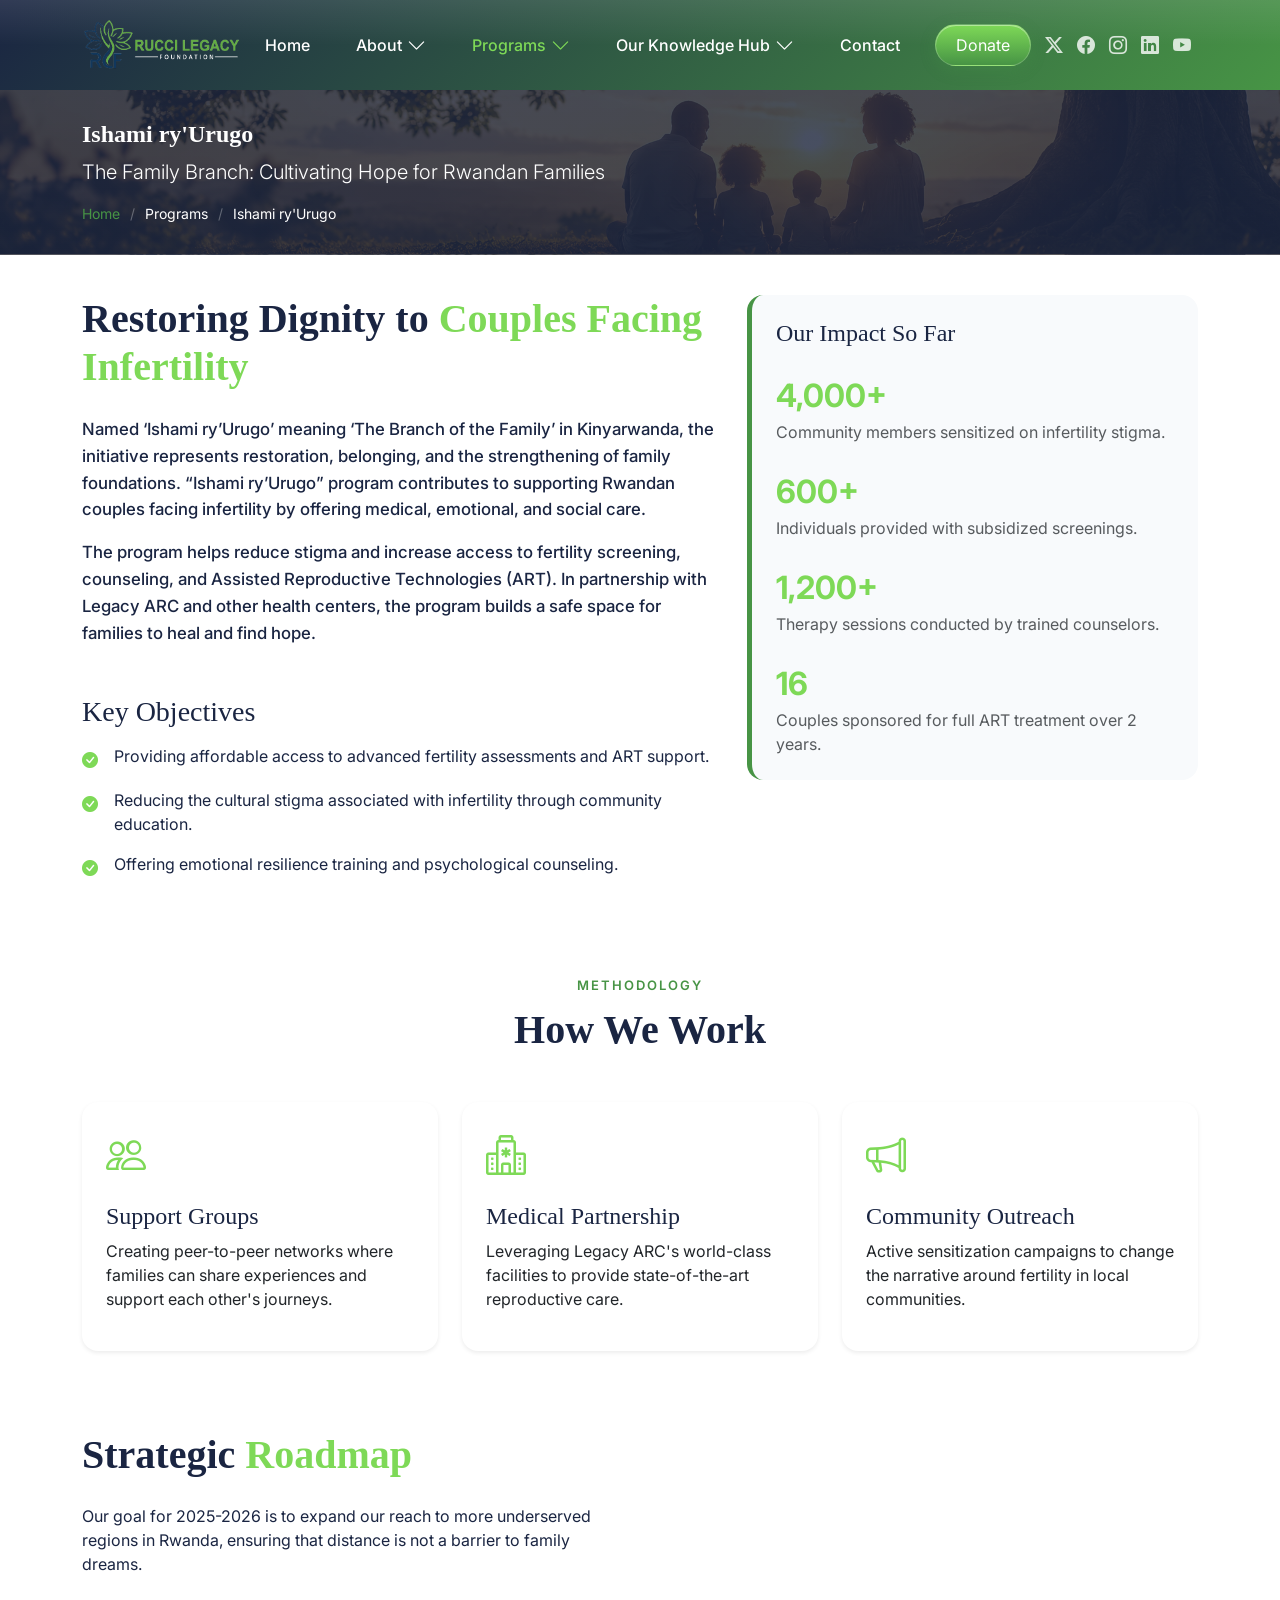
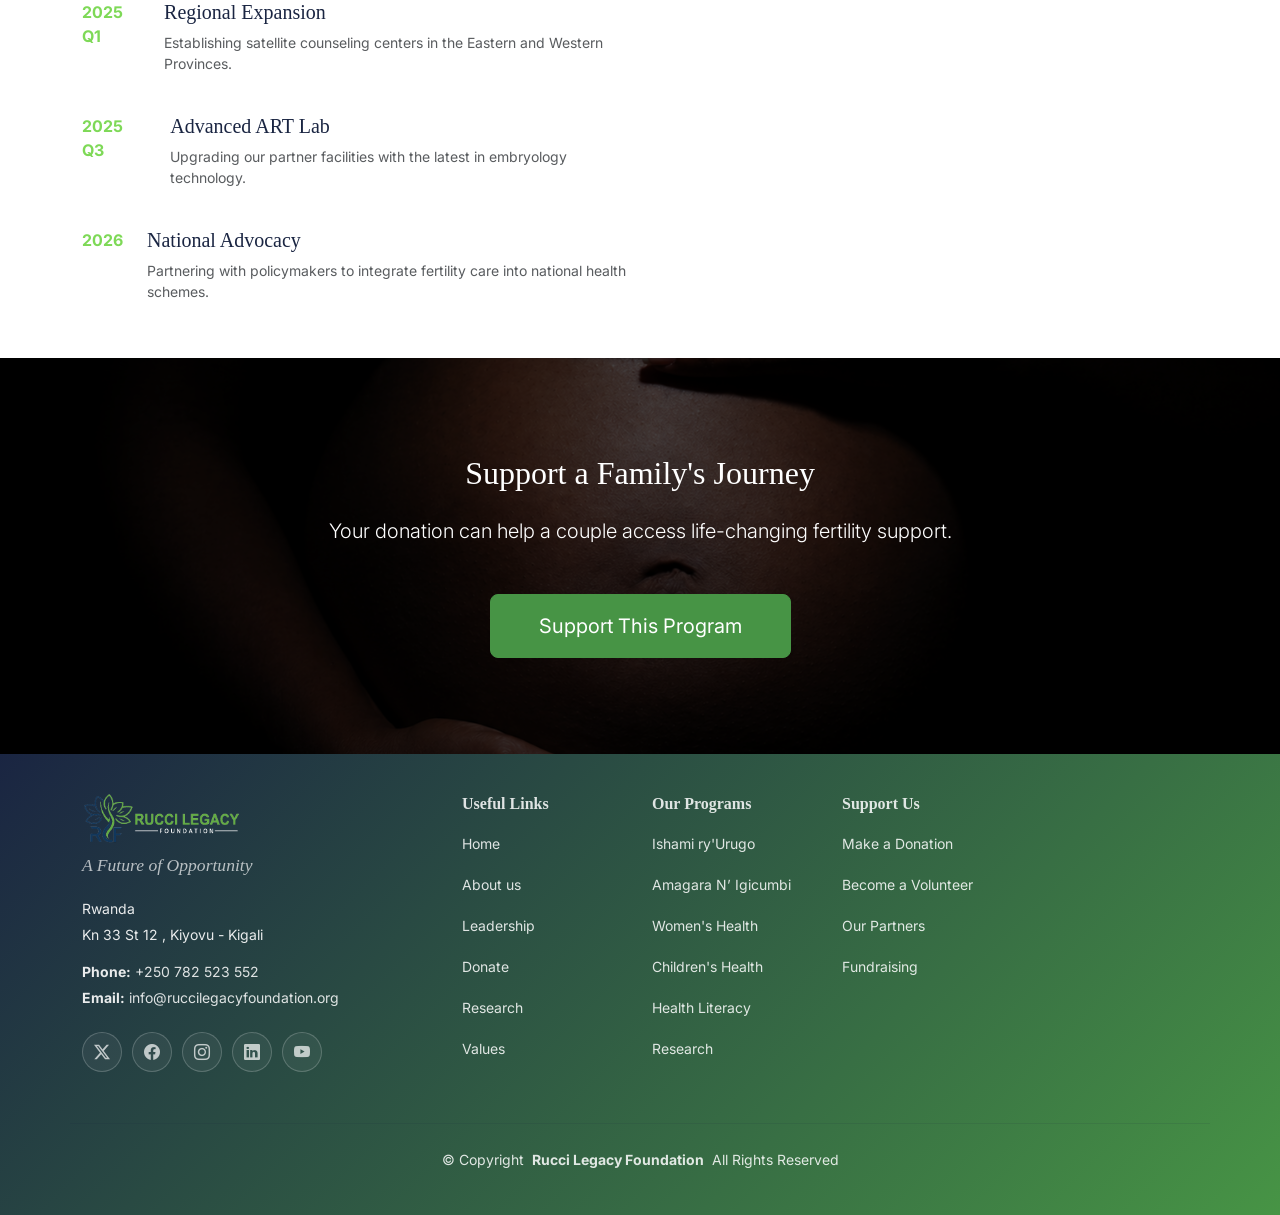
<file: ishami-ry-urugo.html>
<!DOCTYPE html>
<html lang="en">

<head>
  <meta charset="utf-8">
  <meta content="width=device-width, initial-scale=1.0" name="viewport">
  <title>Ishami ry'Urugo | Rucci Legacy Foundation</title>
  <meta name="description" content="Supporting Rwandan couples facing infertility through medical, emotional, and social care.">
  
  <!-- Favicons -->
  <link href="assets/img/favicon.png" rel="icon">
  <link href="assets/img/favicon.png" rel="apple-touch-icon">

  <!-- Fonts -->
  <link href="https://fonts.googleapis.com" rel="preconnect">
  <link href="https://fonts.gstatic.com" rel="preconnect" crossorigin>
  <link href="https://fonts.googleapis.com/css2?family=Inter:wght@100;200;300;400;500;600;700;800;900&display=swap" rel="stylesheet">
  <style>
    :root {
      --heading-font: "Inter", system-ui, -apple-system, sans-serif;
      --default-font: "Inter", system-ui, -apple-system, sans-serif;
      --nav-font: "Inter", system-ui, -apple-system, sans-serif;
    }
  </style>

  <!-- Vendor CSS Files -->
  <link href="assets/vendor/bootstrap/css/bootstrap.min.css" rel="stylesheet">
  <link href="assets/vendor/bootstrap-icons/bootstrap-icons.css" rel="stylesheet">
  <link href="assets/vendor/aos/aos.css" rel="stylesheet">
  <link href="assets/vendor/swiper/swiper-bundle.min.css" rel="stylesheet">

  <!-- Main CSS File -->
  <link href="assets/css/main.css?v=4" rel="stylesheet">
</head>

<body class="program-page">

  <header id="header" class="header d-flex align-items-center sticky-top">
  <div class="container position-relative d-flex align-items-center justify-content-between">

    <a href="index.html" class="logo d-flex align-items-center me-auto me-xl-0">
      <img src="assets/img/logo-white.png" alt="" style="max-height: 50px;">
    </a>

    <nav id="navmenu" class="navmenu">
      <ul>
        <li><a href="index.html">Home</a></li>
        <li class="dropdown"><a href="#"><span>About</span> <i class="bi bi-chevron-down toggle-dropdown"></i></a>
          <ul>
            <li><a href="about.html">Our Story</a></li>
            <li><a href="leadership.html">Leadership</a></li>
            <li><a href="impact.html">Impact</a></li>
          </ul>
        </li>
        <li class="dropdown"><a href="#"><span>Programs</span> <i class="bi bi-chevron-down toggle-dropdown"></i></a>
          <ul>
            <li><a href="ishami-ry-urugo.html">Ishami ry'Urugo</a></li>
            <li><a href="amagara-n-igicumbi.html">Amagara n'Igicumbi</a></li>
          </ul>
        </li>
        <li class="dropdown"><a href="#"><span>Our Knowledge Hub</span> <i class="bi bi-chevron-down toggle-dropdown"></i></a>
          <ul>
            <li><a href="health-literacy.html">Health Literacy</a></li>
            <li><a href="research.html">Research</a></li>
          </ul>
        </li>

        <li><a href="contact.html">Contact</a></li>        <li class="mobile-donate-item d-xl-none mt-3">
          <a href="donate.html" class="donate-nav-btn">Donate</a>
        </li>

      </ul>
      <i class="mobile-nav-toggle d-xl-none bi bi-list"></i>
    </nav>

    <a href="donate.html" class="donate-nav-btn">Donate</a>

    <div class="header-social-links">
      <a href="https://x.com/rucci_legacyf" target="_blank" class="twitter"><i class="bi bi-twitter-x"></i></a>
      <a href="https://www.facebook.com/people/Rucci-Legacy-Foundation/61588676992484/?mibextid=wwXIfr&rdid=xzvhsaTKb7zpJyZd&share_url=https%3A%2F%2Fwww.facebook.com%2Fshare%2F16htNAYPDG%2F%3Fmibextid%3DwwXIfr" target="_blank" class="facebook"><i class="bi bi-facebook"></i></a>
      <a href="https://www.instagram.com/rucci_legacyfoundation" target="_blank" class="instagram"><i class="bi bi-instagram"></i></a>
      <a href="https://www.linkedin.com/company/rucci-legacy-foundation?trk=blended-typeahead" target="_blank" class="linkedin"><i class="bi bi-linkedin"></i></a>
      <a href="https://www.youtube.com/channel/UCAdrPdJSgQUnLj-A_lYj2XQ?sub_confirmation=1" target="_blank" class="youtube"><i class="bi bi-youtube"></i></a>
    </div>

  </div>
</header>

  <main class="main">

    <!-- Page Title -->
    <div class="page-title dark-background" style="background: linear-gradient(rgba(26, 37, 66, 0.8), rgba(26, 37, 66, 0.8)), url(&quot;assets/img/ishami ry&#39;urugo.png&quot;) center/cover; padding: 30px 0;">
      <div class="container position-relative">
        <h1>Ishami ry'Urugo</h1>
        <p class="lead">The Family Branch: Cultivating Hope for Rwandan Families</p>
        <nav class="breadcrumbs">
          <ol>
            <li><a href="index.html">Home</a></li>
            <li>Programs</li>
            <li class="current">Ishami ry'Urugo</li>
          </ol>
        </nav>
      </div>
    </div><!-- End Page Title -->

    <section class="section">
      <div class="container">
        <div class="row gy-4">
          <div class="col-lg-7" data-aos="fade-up" data-aos-delay="100">
            <h2 class="section-title-premium">Restoring Dignity to <span class="text-accent">Couples Facing Infertility</span></h2>
            <p class="lead-text" style="font-size: 1.05rem;">Named ‘Ishami ry’Urugo’ meaning ‘The Branch of the Family’ in Kinyarwanda, the initiative represents restoration, belonging, and the strengthening of family foundations. “Ishami ry’Urugo” program contributes to supporting Rwandan couples facing infertility by offering medical, emotional, and social care.</p>
            <p class="lead-text" style="font-size: 1.05rem;">The program helps reduce stigma and increase access to fertility screening, counseling, and Assisted Reproductive Technologies (ART). In partnership with Legacy ARC and other health centers, the program builds a safe space for families to heal and find hope.</p>
            
            <div class="mt-5">
              <h3>Key Objectives</h3>
              <ul class="list-unstyled mt-3">
                <li class="mb-3 d-flex align-items-start"><i class="bi bi-check-circle-fill text-accent me-3 mt-1"></i> <span>Providing affordable access to advanced fertility assessments and ART support.</span></li>
                <li class="mb-3 d-flex align-items-start"><i class="bi bi-check-circle-fill text-accent me-3 mt-1"></i> <span>Reducing the cultural stigma associated with infertility through community education.</span></li>
                <li class="mb-3 d-flex align-items-start"><i class="bi bi-check-circle-fill text-accent me-3 mt-1"></i> <span>Offering emotional resilience training and psychological counseling.</span></li>
              </ul>
            </div>
          </div>
          
          <div class="col-lg-5" data-aos="fade-up" data-aos-delay="200">
            <div class="program-stats-card p-4 rounded-4" style="background: #f8fafc; border-left: 5px solid var(--accent-color);">
              <h4 class="mb-4">Our Impact So Far</h4>
              <div class="stat-item mb-4">
                <span class="d-block fs-2 fw-bold text-accent">4,000+</span>
                <span class="text-muted">Community members sensitized on infertility stigma.</span>
              </div>
              <div class="stat-item mb-4">
                <span class="d-block fs-2 fw-bold text-accent">600+</span>
                <span class="text-muted">Individuals provided with subsidized screenings.</span>
              </div>
              <div class="stat-item mb-4">
                <span class="d-block fs-2 fw-bold text-accent">1,200+</span>
                <span class="text-muted">Therapy sessions conducted by trained counselors.</span>
              </div>
              <div class="stat-item">
                <span class="d-block fs-2 fw-bold text-accent">16</span>
                <span class="text-muted">Couples sponsored for full ART treatment over 2 years.</span>
              </div>
            </div>
          </div>
        </div>
      </div>
    </section>

    <section class="section light-background">
      <div class="container">
        <div class="text-center mb-5" data-aos="fade-up">
          <span class="section-subtitle">Methodology</span>
          <h2 class="section-title-premium">How We Work</h2>
        </div>
        <div class="row g-4">
          <div class="col-md-4" data-aos="fade-up" data-aos-delay="100">
            <div class="card border-0 p-4 h-100 shadow-sm rounded-4">
              <div class="icon mb-3 fs-1 text-accent"><i class="bi bi-people"></i></div>
              <h4>Support Groups</h4>
              <p>Creating peer-to-peer networks where families can share experiences and support each other's journeys.</p>
            </div>
          </div>
          <div class="col-md-4" data-aos="fade-up" data-aos-delay="200">
            <div class="card border-0 p-4 h-100 shadow-sm rounded-4">
              <div class="icon mb-3 fs-1 text-accent"><i class="bi bi-hospital"></i></div>
              <h4>Medical Partnership</h4>
              <p>Leveraging Legacy ARC's world-class facilities to provide state-of-the-art reproductive care.</p>
            </div>
          </div>
          <div class="col-md-4" data-aos="fade-up" data-aos-delay="300">
            <div class="card border-0 p-4 h-100 shadow-sm rounded-4">
              <div class="icon mb-3 fs-1 text-accent"><i class="bi bi-megaphone"></i></div>
              <h4>Community Outreach</h4>
              <p>Active sensitization campaigns to change the narrative around fertility in local communities.</p>
            </div>
          </div>
        </div>
      </div>
    </section>

    <section class="section">
      <div class="container">
        <div class="row gy-4 align-items-center">
          <div class="col-lg-6" data-aos="fade-right">
            <h2 class="section-title-premium">Strategic <span class="text-accent">Roadmap</span></h2>
            <p>Our goal for 2025-2026 is to expand our reach to more underserved regions in Rwanda, ensuring that distance is not a barrier to family dreams.</p>
            <div class="roadmap-list mt-4">
              <div class="roadmap-item mb-4 d-flex">
                <div class="roadmap-year fw-bold text-accent me-4">2025 Q1</div>
                <div>
                  <h5>Regional Expansion</h5>
                  <p class="small text-muted">Establishing satellite counseling centers in the Eastern and Western Provinces.</p>
                </div>
              </div>
              <div class="roadmap-item mb-4 d-flex">
                <div class="roadmap-year fw-bold text-accent me-4">2025 Q3</div>
                <div>
                  <h5>Advanced ART Lab</h5>
                  <p class="small text-muted">Upgrading our partner facilities with the latest in embryology technology.</p>
                </div>
              </div>
              <div class="roadmap-item d-flex">
                <div class="roadmap-year fw-bold text-accent me-4">2026</div>
                <div>
                  <h5>National Advocacy</h5>
                  <p class="small text-muted">Partnering with policymakers to integrate fertility care into national health schemes.</p>
                </div>
              </div>
            </div>
          </div>
          <div class="col-lg-6" data-aos="fade-left">
            <div class="p-5 rounded-4 bg-accent text-white">
              <i class="bi bi-quote fs-1 opacity-50"></i>
              <p class="fs-4 italic">"The Rucci Legacy Foundation gave us more than just medical support; they gave us our dignity back. We are no longer defined by our struggles, but by our hope."</p>
              <hr class="opacity-25">
              <p class="mb-0 fw-bold">- Beneficiary Family, 2024</p>
            </div>
          </div>
        </div>
      </div>
    </section>

    <!-- Call to Action -->
    <section class="section py-5 dark-background" style="background: linear-gradient(rgba(0,0,0,0.7), rgba(0,0,0,0.7)), url('assets/img/Pregnant_lady.png') center/cover;">
      <div class="container text-center py-5">
        <h2 class="mb-4">Support a Family's Journey</h2>
        <p class="lead mb-5">Your donation can help a couple access life-changing fertility support.</p>
        <a href="donate.html" class="btn btn-primary btn-lg px-5 py-3">Support This Program</a>
      </div>
    </section>

  </main>

  <footer id="footer" class="footer">

  <div class="container footer-top">
    <div class="row gy-4">
      <div class="col-lg-4 col-md-6 footer-about">
        <a href="index.html" class="logo d-flex align-items-center" style="margin-bottom : 0">
          <img src="assets/img/logo-white.png" alt="" style="max-height: 50px;">
        </a>
        <p class="footer-motto mt-2 mb-3" style="font-style: italic; opacity: 0.8; font-family: var(--heading-font); font-size: 1.1rem;">A Future of Opportunity</p>
        <div class="footer-contact pt-1">
          <p>Rwanda</p>
          <p>Kn 33 St 12 , Kiyovu - Kigali</p>
          <p class="mt-3"><strong>Phone:</strong> <span>+250 782 523 552</span></p>
          <p><strong>Email:</strong> <span>info@ruccilegacyfoundation.org</span></p>
        </div>
        <div class="social-links d-flex mt-4">
          <a href="https://x.com/rucci_legacyf" target="_blank"><i class="bi bi-twitter-x"></i></a>
          <a href="https://www.facebook.com/people/Rucci-Legacy-Foundation/61588676992484/?mibextid=wwXIfr&rdid=xzvhsaTKb7zpJyZd&share_url=https%3A%2F%2Fwww.facebook.com%2Fshare%2F16htNAYPDG%2F%3Fmibextid%3DwwXIfr" target="_blank"><i class="bi bi-facebook"></i></a>
          <a href="https://www.instagram.com/rucci_legacyfoundation" target="_blank"><i class="bi bi-instagram"></i></a>
          <a href="https://www.linkedin.com/company/rucci-legacy-foundation?trk=blended-typeahead" target="_blank"><i class="bi bi-linkedin"></i></a>
          <a href="https://www.youtube.com/channel/UCAdrPdJSgQUnLj-A_lYj2XQ?sub_confirmation=1" target="_blank"><i class="bi bi-youtube"></i></a>
        </div>
      </div>

      <div class="col-lg-2 col-md-3 footer-links">
        <h4>Useful Links</h4>
        <ul>
          <li><a href="index.html">Home</a></li>
          <li><a href="about.html">About us</a></li>
          <li><a href="leadership.html">Leadership</a></li>
          <li><a href="donate.html">Donate</a></li>
          <li><a href="research.html">Research</a></li>
          <li><a href="about.html#our-values">Values</a></li>
        </ul>
      </div>

      <div class="col-lg-2 col-md-3 footer-links">
        <h4>Our Programs</h4>
        <ul>
          <li><a href="ishami-ry-urugo.html">Ishami ry'Urugo</a></li>
          <li><a href="amagara-n-igicumbi.html">Amagara N’ Igicumbi</a></li>
          <li><a href="maternal-health.html">Women's Health</a></li>
          <li><a href="childrens-health.html">Children's Health</a></li>
          <li><a href="health-literacy.html">Health Literacy</a></li>
          <li><a href="research.html">Research</a></li>
        </ul>
      </div>

      <div class="col-lg-2 col-md-3 footer-links">
        <h4>Support Us</h4>
        <ul>
          <li><a href="donate.html">Make a Donation</a></li>
          <li><a href="contact.html">Become a Volunteer</a></li>
          <li><a href="about.html">Our Partners</a></li>
          <li><a href="donate.html">Fundraising</a></li>
        </ul>
      </div>

    </div>
  </div>

  <div class="container copyright text-center mt-4">
    <p>© <span>Copyright</span> <strong class="px-1 sitename">Rucci Legacy Foundation</strong> <span>All Rights Reserved</span></p>
  </div>

</footer>

<!-- Scroll Top -->
<a href="#" id="scroll-top" class="scroll-top d-flex align-items-center justify-content-center"><i class="bi bi-arrow-up-short"></i></a>

<!-- Preloader -->
<div id="preloader"></div>

<!-- Vendor JS Files -->
<script src="assets/vendor/bootstrap/js/bootstrap.bundle.min.js"></script>
<script src="assets/vendor/aos/aos.js"></script>
<script src="assets/vendor/swiper/swiper-bundle.min.js"></script>
<script src="assets/js/main.js"></script>
</body>

</html>
</file>
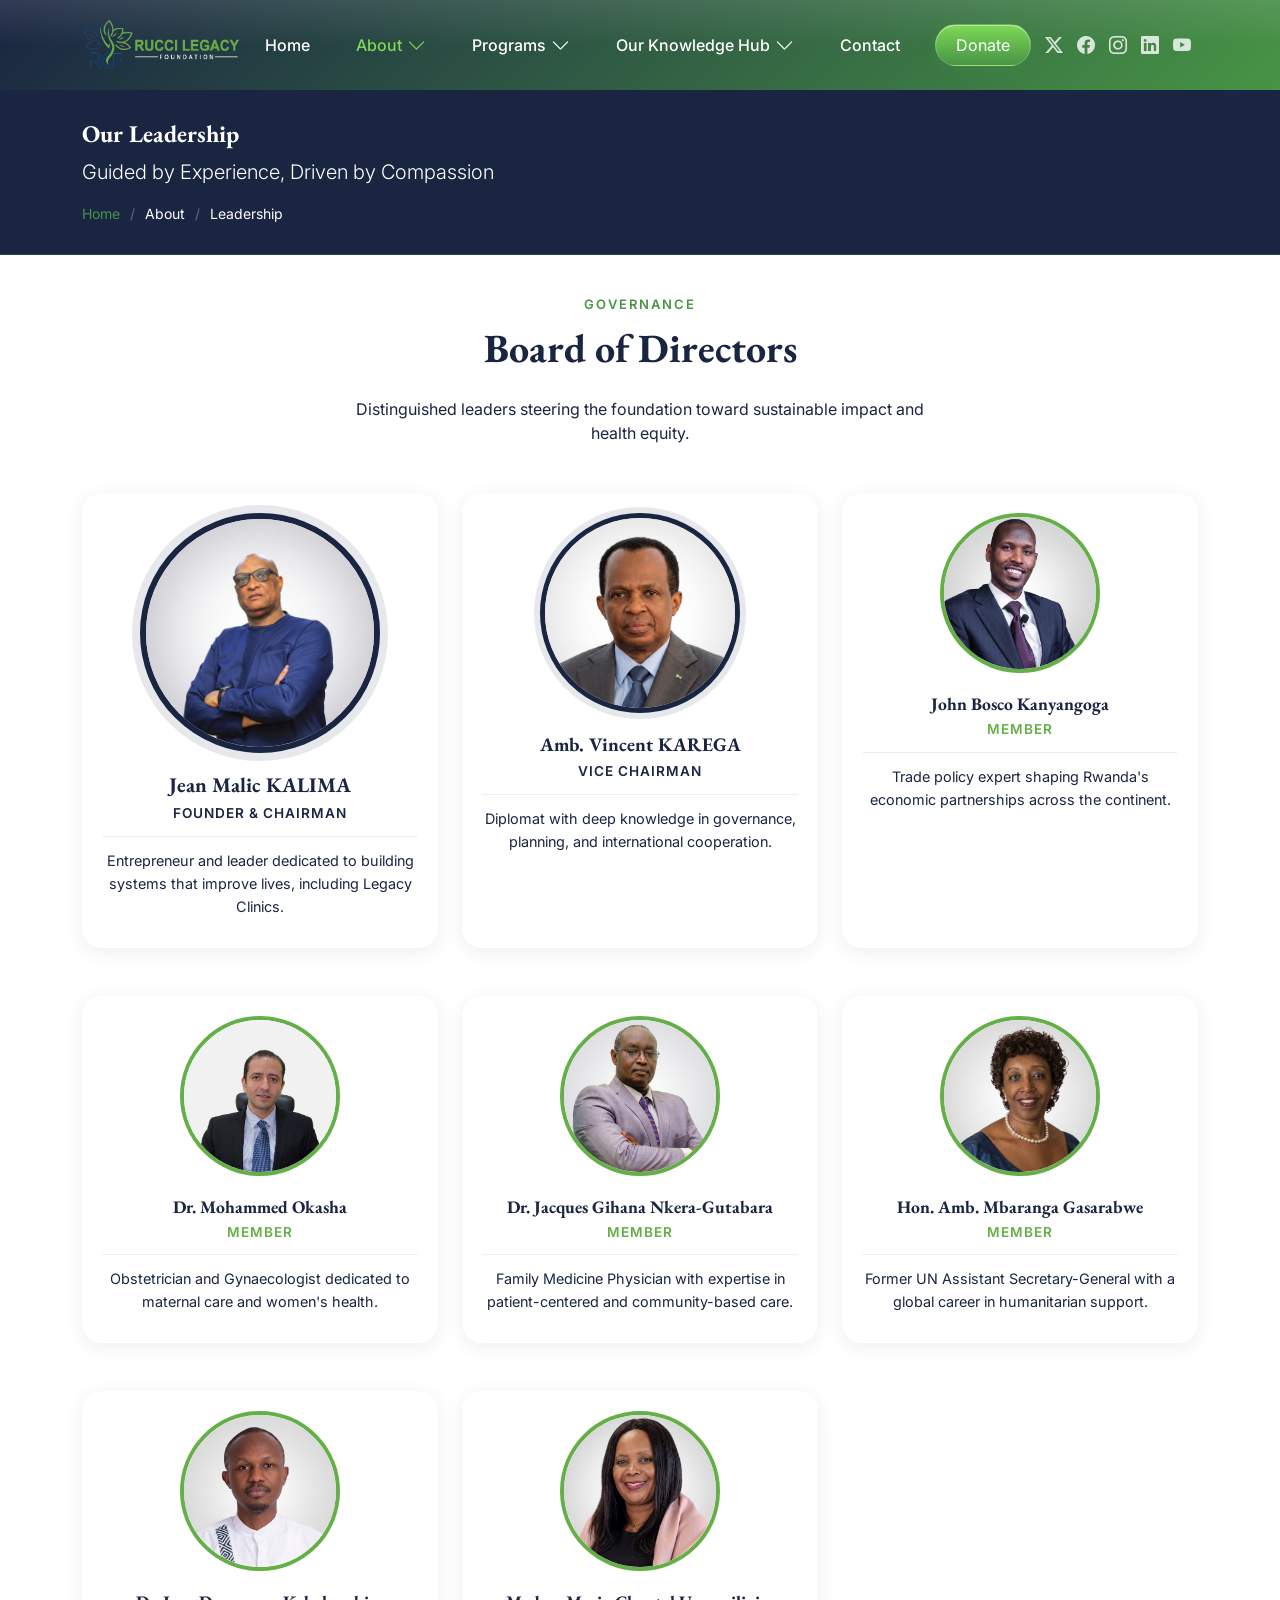
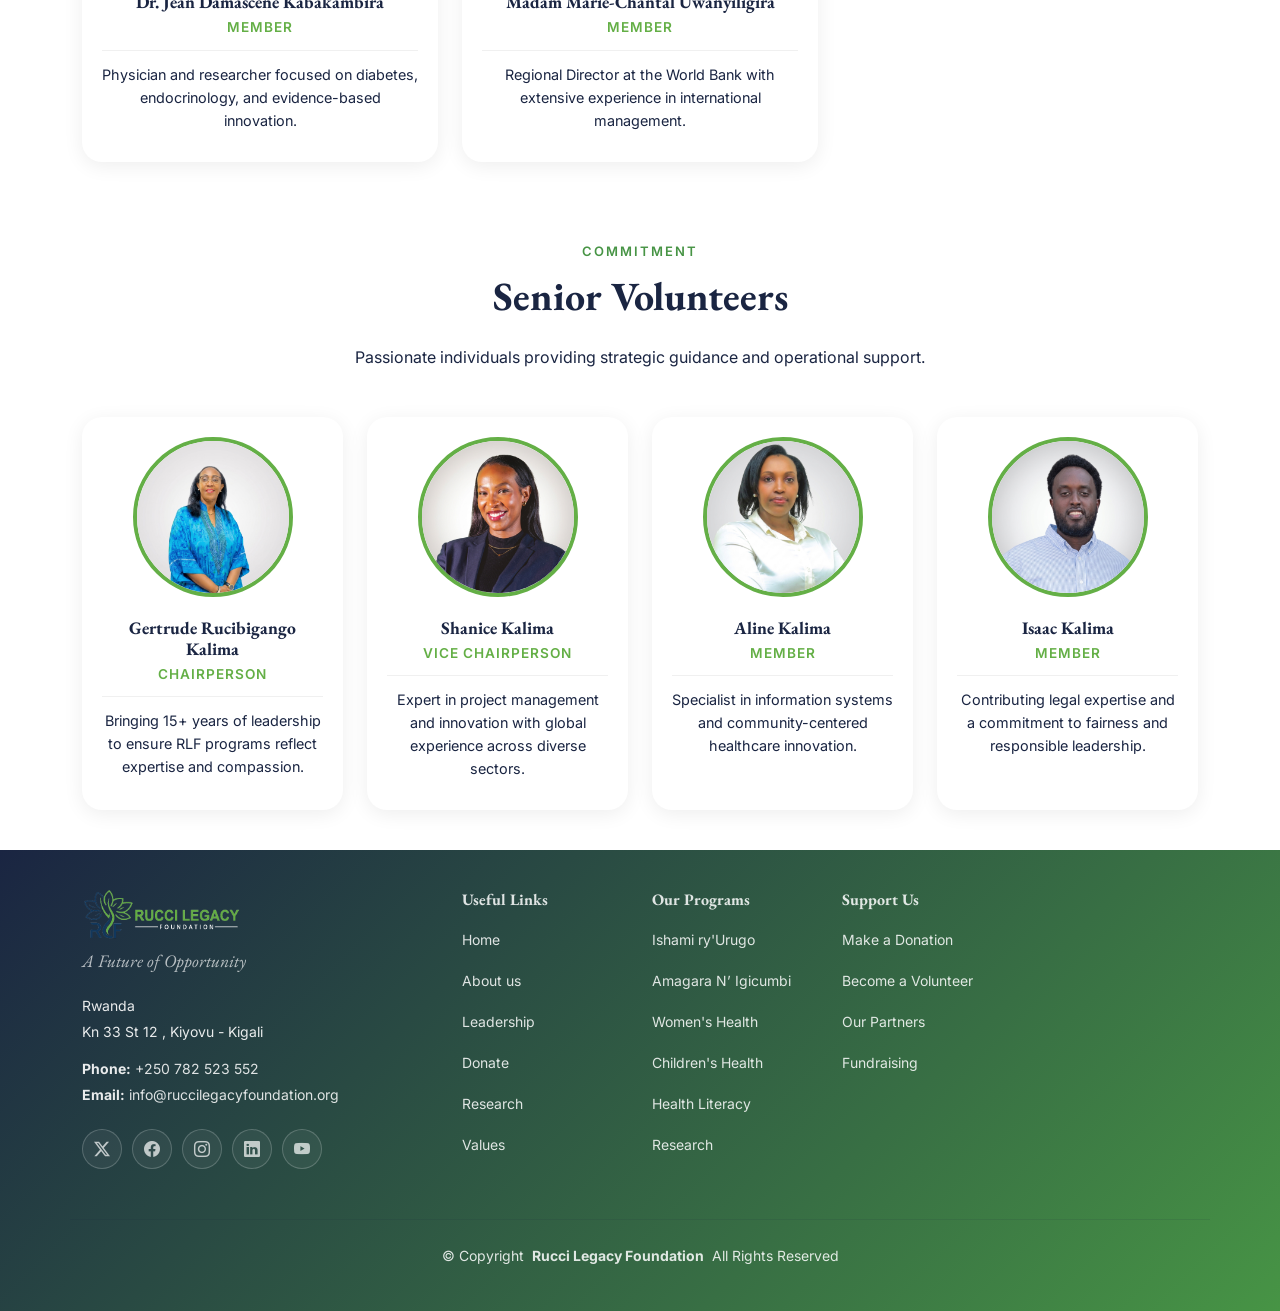
<file: leadership.html>
<!DOCTYPE html>
<html lang="en">

<head>
  <meta charset="utf-8">
  <meta content="width=device-width, initial-scale=1.0" name="viewport">
  <title>Leadership | Rucci Legacy Foundation</title>
  <meta name="description" content="Meet the Board of Directors and Senior Volunteers behind the Rucci Legacy Foundation's mission.">
  
  <!-- Favicons -->
  <link href="assets/img/favicon.png" rel="icon">
  <link href="assets/img/favicon.png" rel="apple-touch-icon">

  <!-- Fonts -->
  <link href="https://fonts.googleapis.com" rel="preconnect">
  <link href="https://fonts.gstatic.com" rel="preconnect" crossorigin>
  <link href="https://fonts.googleapis.com/css2?family=Inter:wght@100;200;300;400;500;600;700;800;900&family=EB+Garamond:ital,wght@0,400;0,500;0,600;0,700;0,800;1,400;1,500;1,600;1,700;1,800&display=swap" rel="stylesheet">

  <!-- Vendor CSS Files -->
  <link href="assets/vendor/bootstrap/css/bootstrap.min.css" rel="stylesheet">
  <link href="assets/vendor/bootstrap-icons/bootstrap-icons.css" rel="stylesheet">
  <link href="assets/vendor/aos/aos.css" rel="stylesheet">
  <link href="assets/vendor/swiper/swiper-bundle.min.css" rel="stylesheet">

  <!-- Main CSS File -->
  <link href="assets/css/main.css?v=4" rel="stylesheet">
</head>

<body class="leadership-page">

  <header id="header" class="header d-flex align-items-center sticky-top">
  <div class="container position-relative d-flex align-items-center justify-content-between">

    <a href="index.html" class="logo d-flex align-items-center me-auto me-xl-0">
      <img src="assets/img/logo-white.png" alt="" style="max-height: 50px;">
    </a>

    <nav id="navmenu" class="navmenu">
      <ul>
        <li><a href="index.html">Home</a></li>
        <li class="dropdown"><a href="#"><span>About</span> <i class="bi bi-chevron-down toggle-dropdown"></i></a>
          <ul>
            <li><a href="about.html">Our Story</a></li>
            <li><a href="leadership.html">Leadership</a></li>
            <li><a href="impact.html">Impact</a></li>
          </ul>
        </li>
        <li class="dropdown"><a href="#"><span>Programs</span> <i class="bi bi-chevron-down toggle-dropdown"></i></a>
          <ul>
            <li><a href="ishami-ry-urugo.html">Ishami ry'Urugo</a></li>
            <li><a href="amagara-n-igicumbi.html">Amagara n'Igicumbi</a></li>
          </ul>
        </li>
        <li class="dropdown"><a href="#"><span>Our Knowledge Hub</span> <i class="bi bi-chevron-down toggle-dropdown"></i></a>
          <ul>
            <li><a href="health-literacy.html">Health Literacy</a></li>
            <li><a href="research.html">Research</a></li>
          </ul>
        </li>

        <li><a href="contact.html">Contact</a></li>        <li class="mobile-donate-item d-xl-none mt-3">
          <a href="donate.html" class="donate-nav-btn">Donate</a>
        </li>

      </ul>
      <i class="mobile-nav-toggle d-xl-none bi bi-list"></i>
    </nav>

    <a href="donate.html" class="donate-nav-btn">Donate</a>

    <div class="header-social-links">
      <a href="https://x.com/rucci_legacyf" target="_blank" class="twitter"><i class="bi bi-twitter-x"></i></a>
      <a href="https://www.facebook.com/people/Rucci-Legacy-Foundation/61588676992484/?mibextid=wwXIfr&rdid=xzvhsaTKb7zpJyZd&share_url=https%3A%2F%2Fwww.facebook.com%2Fshare%2F16htNAYPDG%2F%3Fmibextid%3DwwXIfr" target="_blank" class="facebook"><i class="bi bi-facebook"></i></a>
      <a href="https://www.instagram.com/rucci_legacyfoundation" target="_blank" class="instagram"><i class="bi bi-instagram"></i></a>
      <a href="https://www.linkedin.com/company/rucci-legacy-foundation?trk=blended-typeahead" target="_blank" class="linkedin"><i class="bi bi-linkedin"></i></a>
      <a href="https://www.youtube.com/channel/UCAdrPdJSgQUnLj-A_lYj2XQ?sub_confirmation=1" target="_blank" class="youtube"><i class="bi bi-youtube"></i></a>
    </div>

  </div>
</header>

  <main class="main">

    <!-- Page Title -->
    <div class="page-title dark-background" style="background: #1a2542; padding: 30px 0;">
      <div class="container position-relative">
        <h1>Our Leadership</h1>
        <p class="lead">Guided by Experience, Driven by Compassion</p>
        <nav class="breadcrumbs">
          <ol>
            <li><a href="index.html">Home</a></li>
            <li>About</li>
            <li class="current">Leadership</li>
          </ol>
        </nav>
      </div>
    </div><!-- End Page Title -->

    <!-- Board of Directors Section -->
    <section id="board" class="team section">
      <div class="container">
        <div class="text-center mb-5" data-aos="fade-up">
          <span class="section-subtitle text-uppercase">Governance</span>
          <h2 class="section-title-premium">Board of Directors</h2>
          <p class="section-desc">Distinguished leaders steering the foundation toward sustainable impact and health equity.</p>
        </div>

        <div class="row gy-5">
          <!-- Chairman -->
          <div class="col-lg-4 col-md-6" data-aos="fade-up" data-aos-delay="100">
            <div class="member chairman">
              <div class="pic"><img src="assets/img/team/chairman_jean_malic.png" class="img-fluid" alt=""></div>
              <div class="member-info">
                <h4>Jean Malic KALIMA</h4>
                <span>Founder & Chairman</span>
                <p>Entrepreneur and leader dedicated to building systems that improve lives, including Legacy Clinics.</p>
              </div>
            </div>
          </div>

          <!-- Vice Chairman -->
          <div class="col-lg-4 col-md-6" data-aos="fade-up" data-aos-delay="200">
            <div class="member vice-chairman">
              <div class="pic"><img src="assets/img/team/vice_chairman_vincent.png" class="img-fluid" alt=""></div>
              <div class="member-info">
                <h4>Amb. Vincent KAREGA</h4>
                <span>Vice Chairman</span>
                <p>Diplomat with deep knowledge in governance, planning, and international cooperation.</p>
              </div>
            </div>
          </div>

          <!-- Member John Bosco -->
          <div class="col-lg-4 col-md-6" data-aos="fade-up" data-aos-delay="300">
            <div class="member">
              <div class="pic"><img src="assets/img/team/member_john_bosco.png" class="img-fluid" alt=""></div>
              <div class="member-info">
                <h4>John Bosco Kanyangoga</h4>
                <span>Member</span>
                <p>Trade policy expert shaping Rwanda's economic partnerships across the continent.</p>
              </div>
            </div>
          </div>

          <!-- Member Dr. Okasha -->
          <div class="col-lg-4 col-md-6" data-aos="fade-up" data-aos-delay="100">
            <div class="member">
              <div class="pic"><img src="assets/img/team/member_okasha.png" class="img-fluid" alt=""></div>
              <div class="member-info">
                <h4>Dr. Mohammed Okasha</h4>
                <span>Member</span>
                <p>Obstetrician and Gynaecologist dedicated to maternal care and women's health.</p>
              </div>
            </div>
          </div>

          <!-- Member Dr. Jacques -->
          <div class="col-lg-4 col-md-6" data-aos="fade-up" data-aos-delay="200">
            <div class="member">
              <div class="pic"><img src="assets/img/team/member_jacques.png" class="img-fluid" alt=""></div>
              <div class="member-info">
                <h4>Dr. Jacques Gihana Nkera-Gutabara</h4>
                <span>Member</span>
                <p>Family Medicine Physician with expertise in patient-centered and community-based care.</p>
              </div>
            </div>
          </div>

          <!-- Member Amb. Mbaranga -->
          <div class="col-lg-4 col-md-6" data-aos="fade-up" data-aos-delay="300">
            <div class="member">
              <div class="pic"><img src="assets/img/team/member_mbaranga.png" class="img-fluid" alt=""></div>
              <div class="member-info">
                <h4>Hon. Amb. Mbaranga Gasarabwe</h4>
                <span>Member</span>
                <p>Former UN Assistant Secretary-General with a global career in humanitarian support.</p>
              </div>
            </div>
          </div>

          <!-- Member Dr. Damascene -->
          <div class="col-lg-4 col-md-6" data-aos="fade-up" data-aos-delay="100">
            <div class="member">
              <div class="pic"><img src="assets/img/team/member_damascene.png" class="img-fluid" alt=""></div>
              <div class="member-info">
                <h4>Dr. Jean Damascene Kabakambira</h4>
                <span>Member</span>
                <p>Physician and researcher focused on diabetes, endocrinology, and evidence-based innovation.</p>
              </div>
            </div>
          </div>

          <!-- Member Marie-Chantal -->
          <div class="col-lg-4 col-md-6" data-aos="fade-up" data-aos-delay="200">
            <div class="member">
              <div class="pic"><img src="assets/img/team/member_marie_chantal.png" class="img-fluid" alt=""></div>
              <div class="member-info">
                <h4>Madam Marie-Chantal Uwanyiligira</h4>
                <span>Member</span>
                <p>Regional Director at the World Bank with extensive experience in international management.</p>
              </div>
            </div>
          </div>

        </div>
      </div>
    </section>

    <!-- Senior Volunteers Section -->
    <section id="volunteers" class="team section light-background">
      <div class="container">
        <div class="text-center mb-5" data-aos="fade-up">
          <span class="section-subtitle text-uppercase">Commitment</span>
          <h2 class="section-title-premium">Senior Volunteers</h2>
          <p class="section-desc">Passionate individuals providing strategic guidance and operational support.</p>
        </div>

        <div class="row gy-5">
          <!-- Chairperson -->
          <div class="col-lg-3 col-md-6" data-aos="fade-up" data-aos-delay="100">
            <div class="member">
              <div class="pic"><img src="assets/img/team/chairperson_gertrude.png" class="img-fluid" alt=""></div>
              <div class="member-info">
                <h4>Gertrude Rucibigango Kalima</h4>
                <span>Chairperson</span>
                <p>Bringing 15+ years of leadership to ensure RLF programs reflect expertise and compassion.</p>
              </div>
            </div>
          </div>

          <!-- Vice Chairperson -->
          <div class="col-lg-3 col-md-6" data-aos="fade-up" data-aos-delay="200">
            <div class="member">
              <div class="pic"><img src="assets/img/team/vice_chair_shanice.png" class="img-fluid" alt=""></div>
              <div class="member-info">
                <h4>Shanice Kalima</h4>
                <span>Vice Chairperson</span>
                <p>Expert in project management and innovation with global experience across diverse sectors.</p>
              </div>
            </div>
          </div>

          <!-- Member Aline -->
          <div class="col-lg-3 col-md-6" data-aos="fade-up" data-aos-delay="300">
            <div class="member">
              <div class="pic"><img src="assets/img/team/member_aline.png" class="img-fluid" alt=""></div>
              <div class="member-info">
                <h4>Aline Kalima</h4>
                <span>Member</span>
                <p>Specialist in information systems and community-centered healthcare innovation.</p>
              </div>
            </div>
          </div>

          <!-- Member Isaac -->
          <div class="col-lg-3 col-md-6" data-aos="fade-up" data-aos-delay="400">
            <div class="member">
              <div class="pic"><img src="assets/img/team/member_isaac.png" class="img-fluid" alt=""></div>
              <div class="member-info">
                <h4>Isaac Kalima</h4>
                <span>Member</span>
                <p>Contributing legal expertise and a commitment to fairness and responsible leadership.</p>
              </div>
            </div>
          </div>

        </div>
      </div>
    </section>

  </main>

  <footer id="footer" class="footer">

  <div class="container footer-top">
    <div class="row gy-4">
      <div class="col-lg-4 col-md-6 footer-about">
        <a href="index.html" class="logo d-flex align-items-center" style="margin-bottom : 0">
          <img src="assets/img/logo-white.png" alt="" style="max-height: 50px;">
        </a>
        <p class="footer-motto mt-2 mb-3" style="font-style: italic; opacity: 0.8; font-family: var(--heading-font); font-size: 1.1rem;">A Future of Opportunity</p>
        <div class="footer-contact pt-1">
          <p>Rwanda</p>
          <p>Kn 33 St 12 , Kiyovu - Kigali</p>
          <p class="mt-3"><strong>Phone:</strong> <span>+250 782 523 552</span></p>
          <p><strong>Email:</strong> <span>info@ruccilegacyfoundation.org</span></p>
        </div>
        <div class="social-links d-flex mt-4">
          <a href="https://x.com/rucci_legacyf" target="_blank"><i class="bi bi-twitter-x"></i></a>
          <a href="https://www.facebook.com/people/Rucci-Legacy-Foundation/61588676992484/?mibextid=wwXIfr&rdid=xzvhsaTKb7zpJyZd&share_url=https%3A%2F%2Fwww.facebook.com%2Fshare%2F16htNAYPDG%2F%3Fmibextid%3DwwXIfr" target="_blank"><i class="bi bi-facebook"></i></a>
          <a href="https://www.instagram.com/rucci_legacyfoundation" target="_blank"><i class="bi bi-instagram"></i></a>
          <a href="https://www.linkedin.com/company/rucci-legacy-foundation?trk=blended-typeahead" target="_blank"><i class="bi bi-linkedin"></i></a>
          <a href="https://www.youtube.com/channel/UCAdrPdJSgQUnLj-A_lYj2XQ?sub_confirmation=1" target="_blank"><i class="bi bi-youtube"></i></a>
        </div>
      </div>

      <div class="col-lg-2 col-md-3 footer-links">
        <h4>Useful Links</h4>
        <ul>
          <li><a href="index.html">Home</a></li>
          <li><a href="about.html">About us</a></li>
          <li><a href="leadership.html">Leadership</a></li>
          <li><a href="donate.html">Donate</a></li>
          <li><a href="research.html">Research</a></li>
          <li><a href="about.html#our-values">Values</a></li>
        </ul>
      </div>

      <div class="col-lg-2 col-md-3 footer-links">
        <h4>Our Programs</h4>
        <ul>
          <li><a href="ishami-ry-urugo.html">Ishami ry'Urugo</a></li>
          <li><a href="amagara-n-igicumbi.html">Amagara N’ Igicumbi</a></li>
          <li><a href="maternal-health.html">Women's Health</a></li>
          <li><a href="childrens-health.html">Children's Health</a></li>
          <li><a href="health-literacy.html">Health Literacy</a></li>
          <li><a href="research.html">Research</a></li>
        </ul>
      </div>

      <div class="col-lg-2 col-md-3 footer-links">
        <h4>Support Us</h4>
        <ul>
          <li><a href="donate.html">Make a Donation</a></li>
          <li><a href="contact.html">Become a Volunteer</a></li>
          <li><a href="about.html">Our Partners</a></li>
          <li><a href="donate.html">Fundraising</a></li>
        </ul>
      </div>

    </div>
  </div>

  <div class="container copyright text-center mt-4">
    <p>© <span>Copyright</span> <strong class="px-1 sitename">Rucci Legacy Foundation</strong> <span>All Rights Reserved</span></p>
  </div>

</footer>

<!-- Scroll Top -->
<a href="#" id="scroll-top" class="scroll-top d-flex align-items-center justify-content-center"><i class="bi bi-arrow-up-short"></i></a>

<!-- Preloader -->
<div id="preloader"></div>

<!-- Vendor JS Files -->
<script src="assets/vendor/bootstrap/js/bootstrap.bundle.min.js"></script>
<script src="assets/vendor/aos/aos.js"></script>
<script src="assets/vendor/swiper/swiper-bundle.min.js"></script>
<script src="assets/js/main.js"></script>
</body>

</html>
</file>
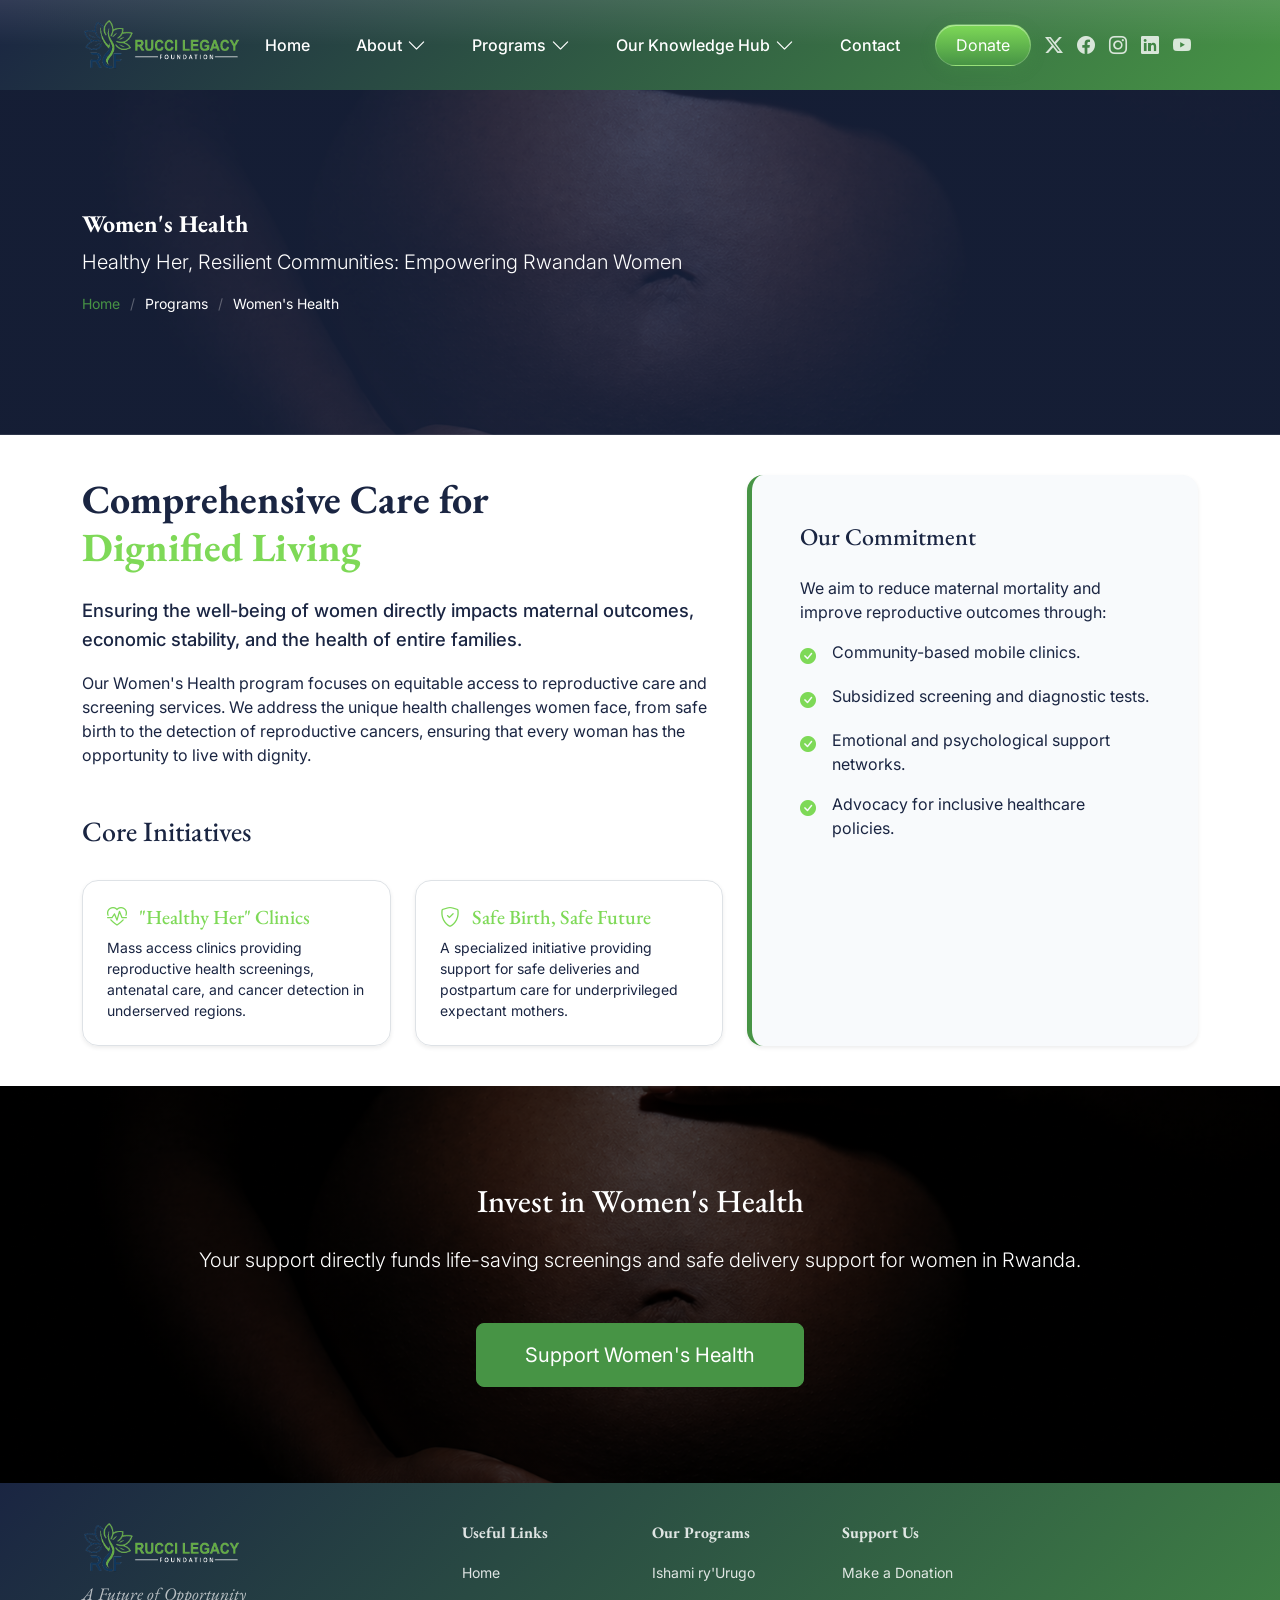
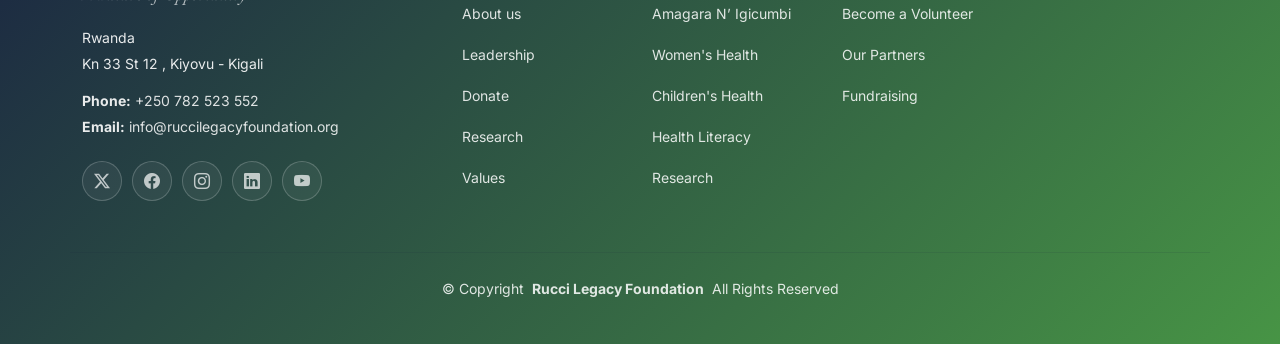
<file: maternal-health.html>
<!DOCTYPE html>
<html lang="en">

<head>
  <meta charset="utf-8">
  <meta content="width=device-width, initial-scale=1.0" name="viewport">
  <title>Women's Health | Rucci Legacy Foundation</title>
  <meta name="description" content="Empowering Rwandan women through the Healthy Her clinics and safe birth initiatives for a resilient future.">
  
  <!-- Favicons -->
  <link href="assets/img/favicon.png" rel="icon">
  <link href="assets/img/favicon.png" rel="apple-touch-icon">

  <!-- Fonts -->
  <link href="https://fonts.googleapis.com" rel="preconnect">
  <link href="https://fonts.gstatic.com" rel="preconnect" crossorigin>
  <link href="https://fonts.googleapis.com/css2?family=Inter:wght@100;200;300;400;500;600;700;800;900&family=EB+Garamond:ital,wght@0,400;0,500;0,600;0,700;0,800;1,400;1,500;1,600;1,700;1,800&display=swap" rel="stylesheet">

  <!-- Vendor CSS Files -->
  <link href="assets/vendor/bootstrap/css/bootstrap.min.css" rel="stylesheet">
  <link href="assets/vendor/bootstrap-icons/bootstrap-icons.css" rel="stylesheet">
  <link href="assets/vendor/aos/aos.css" rel="stylesheet">
  <link href="assets/vendor/swiper/swiper-bundle.min.css" rel="stylesheet">

  <!-- Main CSS File -->
  <link href="assets/css/main.css?v=4" rel="stylesheet">
</head>

<body class="program-page">

  <header id="header" class="header d-flex align-items-center sticky-top">
  <div class="container position-relative d-flex align-items-center justify-content-between">

    <a href="index.html" class="logo d-flex align-items-center me-auto me-xl-0">
      <img src="assets/img/logo-white.png" alt="" style="max-height: 50px;">
    </a>

    <nav id="navmenu" class="navmenu">
      <ul>
        <li><a href="index.html">Home</a></li>
        <li class="dropdown"><a href="#"><span>About</span> <i class="bi bi-chevron-down toggle-dropdown"></i></a>
          <ul>
            <li><a href="about.html">Our Story</a></li>
            <li><a href="leadership.html">Leadership</a></li>
            <li><a href="impact.html">Impact</a></li>
          </ul>
        </li>
        <li class="dropdown"><a href="#"><span>Programs</span> <i class="bi bi-chevron-down toggle-dropdown"></i></a>
          <ul>
            <li><a href="ishami-ry-urugo.html">Ishami ry'Urugo</a></li>
            <li><a href="amagara-n-igicumbi.html">Amagara n'Igicumbi</a></li>
          </ul>
        </li>
        <li class="dropdown"><a href="#"><span>Our Knowledge Hub</span> <i class="bi bi-chevron-down toggle-dropdown"></i></a>
          <ul>
            <li><a href="health-literacy.html">Health Literacy</a></li>
            <li><a href="research.html">Research</a></li>
          </ul>
        </li>

        <li><a href="contact.html">Contact</a></li>        <li class="mobile-donate-item d-xl-none mt-3">
          <a href="donate.html" class="donate-nav-btn">Donate</a>
        </li>

      </ul>
      <i class="mobile-nav-toggle d-xl-none bi bi-list"></i>
    </nav>

    <a href="donate.html" class="donate-nav-btn">Donate</a>

    <div class="header-social-links">
      <a href="https://x.com/rucci_legacyf" target="_blank" class="twitter"><i class="bi bi-twitter-x"></i></a>
      <a href="https://www.facebook.com/people/Rucci-Legacy-Foundation/61588676992484/?mibextid=wwXIfr&rdid=xzvhsaTKb7zpJyZd&share_url=https%3A%2F%2Fwww.facebook.com%2Fshare%2F16htNAYPDG%2F%3Fmibextid%3DwwXIfr" target="_blank" class="facebook"><i class="bi bi-facebook"></i></a>
      <a href="https://www.instagram.com/rucci_legacyfoundation" target="_blank" class="instagram"><i class="bi bi-instagram"></i></a>
      <a href="https://www.linkedin.com/company/rucci-legacy-foundation?trk=blended-typeahead" target="_blank" class="linkedin"><i class="bi bi-linkedin"></i></a>
      <a href="https://www.youtube.com/channel/UCAdrPdJSgQUnLj-A_lYj2XQ?sub_confirmation=1" target="_blank" class="youtube"><i class="bi bi-youtube"></i></a>
    </div>

  </div>
</header>

  <main class="main">

    <!-- Page Title -->
    <div class="page-title dark-background" style="background: linear-gradient(rgba(26, 37, 66, 0.8), rgba(26, 37, 66, 0.8)), url('assets/img/Pregnant_lady.png') center/cover; padding: 120px 0;">
      <div class="container position-relative">
        <h1>Women's Health</h1>
        <p class="lead">Healthy Her, Resilient Communities: Empowering Rwandan Women</p>
        <nav class="breadcrumbs">
          <ol>
            <li><a href="index.html">Home</a></li>
            <li>Programs</li>
            <li class="current">Women's Health</li>
          </ol>
        </nav>
      </div>
    </div><!-- End Page Title -->

    <section class="section">
      <div class="container">
        <div class="row gy-4">
          <div class="col-lg-7" data-aos="fade-up" data-aos-delay="100">
            <h2 class="section-title-premium">Comprehensive Care for <br><span class="text-accent">Dignified Living</span></h2>
            <p class="lead-text">Ensuring the well-being of women directly impacts maternal outcomes, economic stability, and the health of entire families.</p>
            <p>Our Women's Health program focuses on equitable access to reproductive care and screening services. We address the unique health challenges women face, from safe birth to the detection of reproductive cancers, ensuring that every woman has the opportunity to live with dignity.</p>
            
            <div class="mt-5">
              <h3>Core Initiatives</h3>
              <div class="row g-4 mt-2">
                <div class="col-md-6">
                  <div class="p-4 border h-100 rounded-4 shadow-sm">
                    <h5 class="text-accent"><i class="bi bi-heart-pulse me-2"></i> "Healthy Her" Clinics</h5>
                    <p class="small mb-0">Mass access clinics providing reproductive health screenings, antenatal care, and cancer detection in underserved regions.</p>
                  </div>
                </div>
                <div class="col-md-6">
                  <div class="p-4 border h-100 rounded-4 shadow-sm">
                    <h5 class="text-accent"><i class="bi bi-shield-check me-2"></i> Safe Birth, Safe Future</h5>
                    <p class="small mb-0">A specialized initiative providing support for safe deliveries and postpartum care for underprivileged expectant mothers.</p>
                  </div>
                </div>
              </div>
            </div>
          </div>
          
          <div class="col-lg-5" data-aos="fade-up" data-aos-delay="200">
            <div class="program-stats-card p-5 rounded-4 shadow-sm h-100" style="background: #f8fafc; border-left: 5px solid var(--accent-color);">
              <h4 class="mb-4">Our Commitment</h4>
              <p>We aim to reduce maternal mortality and improve reproductive outcomes through:</p>
              <ul class="list-unstyled">
                <li class="mb-3 d-flex align-items-start"><i class="bi bi-check-circle-fill text-accent me-3 mt-1"></i> <span>Community-based mobile clinics.</span></li>
                <li class="mb-3 d-flex align-items-start"><i class="bi bi-check-circle-fill text-accent me-3 mt-1"></i> <span>Subsidized screening and diagnostic tests.</span></li>
                <li class="mb-3 d-flex align-items-start"><i class="bi bi-check-circle-fill text-accent me-3 mt-1"></i> <span>Emotional and psychological support networks.</span></li>
                <li class="mb-3 d-flex align-items-start"><i class="bi bi-check-circle-fill text-accent me-3 mt-1"></i> <span>Advocacy for inclusive healthcare policies.</span></li>
              </ul>
            </div>
          </div>
        </div>
      </div>
    </section>

    <!-- Call to Action -->
    <section class="section py-5 dark-background" style="background: linear-gradient(rgba(0,0,0,0.7), rgba(0,0,0,0.7)), url('assets/img/Pregnant_lady.png') center/cover;">
      <div class="container text-center py-5">
        <h2 class="mb-4">Invest in Women's Health</h2>
        <p class="lead mb-5">Your support directly funds life-saving screenings and safe delivery support for women in Rwanda.</p>
        <a href="donate.html" class="btn btn-primary btn-lg px-5 py-3">Support Women's Health</a>
      </div>
    </section>

  </main>

  <footer id="footer" class="footer">

  <div class="container footer-top">
    <div class="row gy-4">
      <div class="col-lg-4 col-md-6 footer-about">
        <a href="index.html" class="logo d-flex align-items-center" style="margin-bottom : 0">
          <img src="assets/img/logo-white.png" alt="" style="max-height: 50px;">
        </a>
        <p class="footer-motto mt-2 mb-3" style="font-style: italic; opacity: 0.8; font-family: var(--heading-font); font-size: 1.1rem;">A Future of Opportunity</p>
        <div class="footer-contact pt-1">
          <p>Rwanda</p>
          <p>Kn 33 St 12 , Kiyovu - Kigali</p>
          <p class="mt-3"><strong>Phone:</strong> <span>+250 782 523 552</span></p>
          <p><strong>Email:</strong> <span>info@ruccilegacyfoundation.org</span></p>
        </div>
        <div class="social-links d-flex mt-4">
          <a href="https://x.com/rucci_legacyf" target="_blank"><i class="bi bi-twitter-x"></i></a>
          <a href="https://www.facebook.com/people/Rucci-Legacy-Foundation/61588676992484/?mibextid=wwXIfr&rdid=xzvhsaTKb7zpJyZd&share_url=https%3A%2F%2Fwww.facebook.com%2Fshare%2F16htNAYPDG%2F%3Fmibextid%3DwwXIfr" target="_blank"><i class="bi bi-facebook"></i></a>
          <a href="https://www.instagram.com/rucci_legacyfoundation" target="_blank"><i class="bi bi-instagram"></i></a>
          <a href="https://www.linkedin.com/company/rucci-legacy-foundation?trk=blended-typeahead" target="_blank"><i class="bi bi-linkedin"></i></a>
          <a href="https://www.youtube.com/channel/UCAdrPdJSgQUnLj-A_lYj2XQ?sub_confirmation=1" target="_blank"><i class="bi bi-youtube"></i></a>
        </div>
      </div>

      <div class="col-lg-2 col-md-3 footer-links">
        <h4>Useful Links</h4>
        <ul>
          <li><a href="index.html">Home</a></li>
          <li><a href="about.html">About us</a></li>
          <li><a href="leadership.html">Leadership</a></li>
          <li><a href="donate.html">Donate</a></li>
          <li><a href="research.html">Research</a></li>
          <li><a href="about.html#our-values">Values</a></li>
        </ul>
      </div>

      <div class="col-lg-2 col-md-3 footer-links">
        <h4>Our Programs</h4>
        <ul>
          <li><a href="ishami-ry-urugo.html">Ishami ry'Urugo</a></li>
          <li><a href="amagara-n-igicumbi.html">Amagara N’ Igicumbi</a></li>
          <li><a href="maternal-health.html">Women's Health</a></li>
          <li><a href="childrens-health.html">Children's Health</a></li>
          <li><a href="health-literacy.html">Health Literacy</a></li>
          <li><a href="research.html">Research</a></li>
        </ul>
      </div>

      <div class="col-lg-2 col-md-3 footer-links">
        <h4>Support Us</h4>
        <ul>
          <li><a href="donate.html">Make a Donation</a></li>
          <li><a href="contact.html">Become a Volunteer</a></li>
          <li><a href="about.html">Our Partners</a></li>
          <li><a href="donate.html">Fundraising</a></li>
        </ul>
      </div>

    </div>
  </div>

  <div class="container copyright text-center mt-4">
    <p>© <span>Copyright</span> <strong class="px-1 sitename">Rucci Legacy Foundation</strong> <span>All Rights Reserved</span></p>
  </div>

</footer>

<!-- Scroll Top -->
<a href="#" id="scroll-top" class="scroll-top d-flex align-items-center justify-content-center"><i class="bi bi-arrow-up-short"></i></a>

<!-- Preloader -->
<div id="preloader"></div>

<!-- Vendor JS Files -->
<script src="assets/vendor/bootstrap/js/bootstrap.bundle.min.js"></script>
<script src="assets/vendor/aos/aos.js"></script>
<script src="assets/vendor/swiper/swiper-bundle.min.js"></script>
<script src="assets/js/main.js"></script>
</body>

</html>
</file>
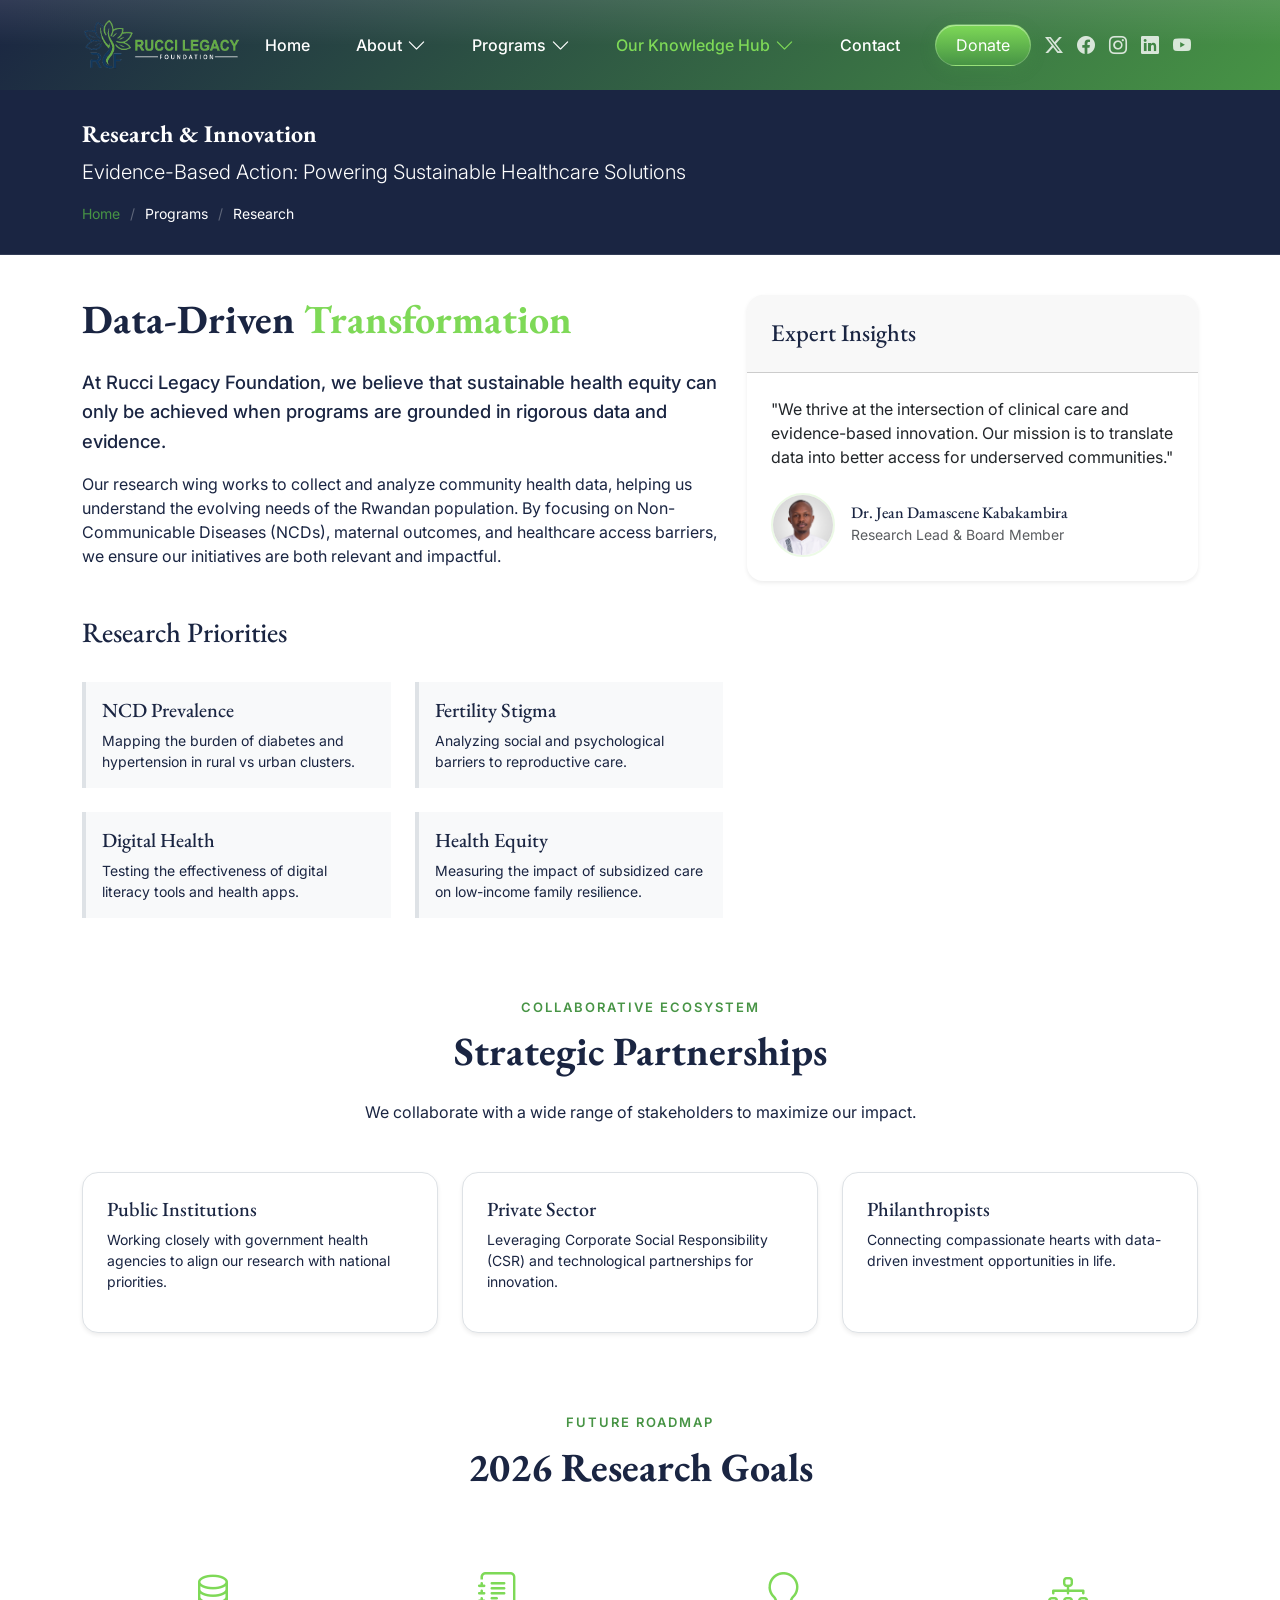
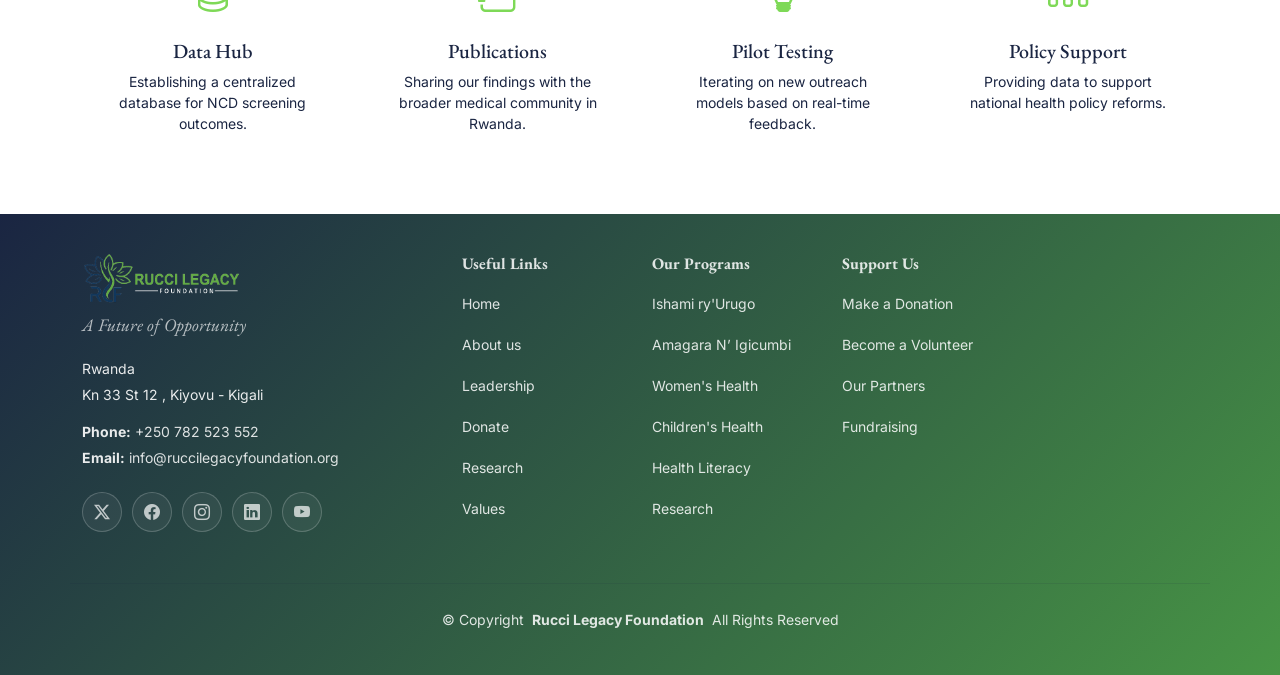
<file: research.html>
<!DOCTYPE html>
<html lang="en">

<head>
  <meta charset="utf-8">
  <meta content="width=device-width, initial-scale=1.0" name="viewport">
  <title>Research & Innovation | Rucci Legacy Foundation</title>
  <meta name="description"
    content="Grounding every healthcare initiative in rigorous data and evidence-based innovation to improve community well-being in Rwanda.">

  <!-- Favicons -->
  <link href="assets/img/favicon.png" rel="icon">
  <link href="assets/img/favicon.png" rel="apple-touch-icon">

  <!-- Fonts -->
  <link href="https://fonts.googleapis.com" rel="preconnect">
  <link href="https://fonts.gstatic.com" rel="preconnect" crossorigin>
  <link
    href="https://fonts.googleapis.com/css2?family=Inter:wght@100;200;300;400;500;600;700;800;900&family=EB+Garamond:ital,wght@0,400;0,500;0,600;0,700;0,800;1,400;1,500;1,600;1,700;1,800&display=swap"
    rel="stylesheet">

  <!-- Vendor CSS Files -->
  <link href="assets/vendor/bootstrap/css/bootstrap.min.css" rel="stylesheet">
  <link href="assets/vendor/bootstrap-icons/bootstrap-icons.css" rel="stylesheet">
  <link href="assets/vendor/aos/aos.css" rel="stylesheet">
  <link href="assets/vendor/swiper/swiper-bundle.min.css" rel="stylesheet">

  <!-- Main CSS File -->
  <link href="assets/css/main.css?v=4" rel="stylesheet">
</head>

<body class="program-page">

  <header id="header" class="header d-flex align-items-center sticky-top">
    <div class="container position-relative d-flex align-items-center justify-content-between">

      <a href="index.html" class="logo d-flex align-items-center me-auto me-xl-0">
        <img src="assets/img/logo-white.png" alt="" style="max-height: 50px;">
      </a>

      <nav id="navmenu" class="navmenu">
        <ul>
          <li><a href="index.html">Home</a></li>
          <li class="dropdown"><a href="#"><span>About</span> <i class="bi bi-chevron-down toggle-dropdown"></i></a>
            <ul>
              <li><a href="about.html">Our Story</a></li>
              <li><a href="leadership.html">Leadership</a></li>
              <li><a href="impact.html">Impact</a></li>
            </ul>
          </li>
          <li class="dropdown"><a href="#"><span>Programs</span> <i class="bi bi-chevron-down toggle-dropdown"></i></a>
          <ul>
            <li><a href="ishami-ry-urugo.html">Ishami ry'Urugo</a></li>
            <li><a href="amagara-n-igicumbi.html">Amagara n'Igicumbi</a></li>
          </ul>
        </li>
        <li class="dropdown"><a href="#"><span>Our Knowledge Hub</span> <i class="bi bi-chevron-down toggle-dropdown"></i></a>
          <ul>
            <li><a href="health-literacy.html">Health Literacy</a></li>
            <li><a href="research.html">Research</a></li>
          </ul>
        </li>

          <li><a href="contact.html">Contact</a></li>        <li class="mobile-donate-item d-xl-none mt-3">
          <a href="donate.html" class="donate-nav-btn">Donate</a>
        </li>

        </ul>
        <i class="mobile-nav-toggle d-xl-none bi bi-list"></i>
      </nav>

      <a href="donate.html" class="donate-nav-btn">Donate</a>

      <div class="header-social-links">
        <a href="https://x.com/rucci_legacyf" target="_blank" class="twitter"><i class="bi bi-twitter-x"></i></a>
        <a href="https://www.facebook.com/people/Rucci-Legacy-Foundation/61588676992484/?mibextid=wwXIfr&rdid=xzvhsaTKb7zpJyZd&share_url=https%3A%2F%2Fwww.facebook.com%2Fshare%2F16htNAYPDG%2F%3Fmibextid%3DwwXIfr"
          target="_blank" class="facebook"><i class="bi bi-facebook"></i></a>
        <a href="https://www.instagram.com/rucci_legacyfoundation" target="_blank" class="instagram"><i
            class="bi bi-instagram"></i></a>
        <a href="https://www.linkedin.com/company/rucci-legacy-foundation?trk=blended-typeahead" target="_blank"
          class="linkedin"><i class="bi bi-linkedin"></i></a>
        <a href="https://www.youtube.com/channel/UCAdrPdJSgQUnLj-A_lYj2XQ?sub_confirmation=1" target="_blank"
          class="youtube"><i class="bi bi-youtube"></i></a>
      </div>

    </div>
  </header>

  <main class="main">

    <!-- Page Title -->
    <div class="page-title dark-background"
      style="background: #1a2542; padding: 30px 0;">
      <div class="container position-relative">
        <h1>Research & Innovation</h1>
        <p class="lead">Evidence-Based Action: Powering Sustainable Healthcare Solutions</p>
        <nav class="breadcrumbs">
          <ol>
            <li><a href="index.html">Home</a></li>
            <li>Programs</li>
            <li class="current">Research</li>
          </ol>
        </nav>
      </div>
    </div><!-- End Page Title -->

    <section class="section">
      <div class="container">
        <div class="row gy-4">
          <div class="col-lg-7" data-aos="fade-up" data-aos-delay="100">
            <h2 class="section-title-premium">Data-Driven <span class="text-accent">Transformation</span></h2>
            <p class="lead-text">At Rucci Legacy Foundation, we believe that sustainable health equity can only be
              achieved when programs are grounded in rigorous data and evidence.</p>
            <p>Our research wing works to collect and analyze community health data, helping us understand the evolving
              needs of the Rwandan population. By focusing on Non-Communicable Diseases (NCDs), maternal outcomes, and
              healthcare access barriers, we ensure our initiatives are both relevant and impactful.</p>

            <div class="mt-5">
              <h3>Research Priorities</h3>
              <div class="row g-4 mt-2">
                <div class="col-sm-6">
                  <div class="p-3 border-start border-4 border-accent bg-light h-100">
                    <h5>NCD Prevalence</h5>
                    <p class="small mb-0">Mapping the burden of diabetes and hypertension in rural vs urban clusters.
                    </p>
                  </div>
                </div>
                <div class="col-sm-6">
                  <div class="p-3 border-start border-4 border-accent bg-light h-100">
                    <h5>Fertility Stigma</h5>
                    <p class="small mb-0">Analyzing social and psychological barriers to reproductive care.</p>
                  </div>
                </div>
                <div class="col-sm-6">
                  <div class="p-3 border-start border-4 border-accent bg-light h-100">
                    <h5>Digital Health</h5>
                    <p class="small mb-0">Testing the effectiveness of digital literacy tools and health apps.</p>
                  </div>
                </div>
                <div class="col-sm-6">
                  <div class="p-3 border-start border-4 border-accent bg-light h-100">
                    <h5>Health Equity</h5>
                    <p class="small mb-0">Measuring the impact of subsidized care on low-income family resilience.</p>
                  </div>
                </div>
              </div>
            </div>
          </div>

          <div class="col-lg-5" data-aos="fade-up" data-aos-delay="200">
            <div class="card border-0 shadow-sm rounded-4 overflow-hidden">
              <div class="card-header bg-accent text-white p-4">
                <h4 class="mb-0">Expert Insights</h4>
              </div>
              <div class="card-body p-4">
                <p class="italic">"We thrive at the intersection of clinical care and evidence-based innovation. Our
                  mission is to translate data into better access for underserved communities."</p>
                <div class="d-flex align-items-center mt-4">
                  <div class="flex-shrink-0">
                    <img src="assets/img/team/member_damascene.png" alt="Dr. Jean Damascene Kabakambira" class="expert-photo rounded-circle" />
                  </div>
                  <div class="flex-grow-1 ms-3">
                    <h6 class="mb-0">Dr. Jean Damascene Kabakambira</h6>
                    <small class="text-muted">Research Lead & Board Member</small>
                  </div>
                </div>
              </div>
            </div>
          </div>
        </div>
      </div>
    </section>

    <section class="section light-background">
      <div class="container">
        <div class="text-center mb-5" data-aos="fade-up">
          <span class="section-subtitle">Collaborative Ecosystem</span>
          <h2 class="section-title-premium">Strategic Partnerships</h2>
          <p class="section-desc">We collaborate with a wide range of stakeholders to maximize our impact.</p>
        </div>
        <div class="row g-4">
          <div class="col-lg-4 col-md-6" data-aos="fade-up" data-aos-delay="100">
            <div class="p-4 bg-white rounded-4 shadow-sm border h-100">
              <h5>Public Institutions</h5>
              <p class="small">Working closely with government health agencies to align our research with national
                priorities.</p>
            </div>
          </div>
          <div class="col-lg-4 col-md-6" data-aos="fade-up" data-aos-delay="200">
            <div class="p-4 bg-white rounded-4 shadow-sm border h-100">
              <h5>Private Sector</h5>
              <p class="small">Leveraging Corporate Social Responsibility (CSR) and technological partnerships for
                innovation.</p>
            </div>
          </div>
          <div class="col-lg-4 col-md-6" data-aos="fade-up" data-aos-delay="300">
            <div class="p-4 bg-white rounded-4 shadow-sm border h-100">
              <h5>Philanthropists</h5>
              <p class="small">Connecting compassionate hearts with data-driven investment opportunities in life.</p>
            </div>
          </div>
        </div>
      </div>
    </section>

    <section class="section">
      <div class="container">
        <div class="text-center mb-5" data-aos="fade-up">
          <span class="section-subtitle">Future Roadmap</span>
          <h2 class="section-title-premium">2026 Research Goals</h2>
        </div>
        <div class="row g-4">
          <div class="col-md-3" data-aos="zoom-in" data-aos-delay="100">
            <div class="text-center p-4">
              <div class="fs-1 text-accent mb-3"><i class="bi bi-database"></i></div>
              <h5>Data Hub</h5>
              <p class="small">Establishing a centralized database for NCD screening outcomes.</p>
            </div>
          </div>
          <div class="col-md-3" data-aos="zoom-in" data-aos-delay="200">
            <div class="text-center p-4">
              <div class="fs-1 text-accent mb-3"><i class="bi bi-journal-text"></i></div>
              <h5>Publications</h5>
              <p class="small">Sharing our findings with the broader medical community in Rwanda.</p>
            </div>
          </div>
          <div class="col-md-3" data-aos="zoom-in" data-aos-delay="300">
            <div class="text-center p-4">
              <div class="fs-1 text-accent mb-3"><i class="bi bi-lightbulb"></i></div>
              <h5>Pilot Testing</h5>
              <p class="small">Iterating on new outreach models based on real-time feedback.</p>
            </div>
          </div>
          <div class="col-md-3" data-aos="zoom-in" data-aos-delay="400">
            <div class="text-center p-4">
              <div class="fs-1 text-accent mb-3"><i class="bi bi-diagram-3"></i></div>
              <h5>Policy Support</h5>
              <p class="small">Providing data to support national health policy reforms.</p>
            </div>
          </div>
        </div>
      </div>
    </section>

  </main>

  <footer id="footer" class="footer">

    <div class="container footer-top">
      <div class="row gy-4">
        <div class="col-lg-4 col-md-6 footer-about">
          <a href="index.html" class="logo d-flex align-items-center" style="margin-bottom : 0">
            <img src="assets/img/logo-white.png" alt="" style="max-height: 50px;">
          </a>
          <p class="footer-motto mt-2 mb-3"
            style="font-style: italic; opacity: 0.8; font-family: var(--heading-font); font-size: 1.1rem;">A Future of
            Opportunity</p>
          <div class="footer-contact pt-1">
            <p>Rwanda</p>
            <p>Kn 33 St 12 , Kiyovu - Kigali</p>
            <p class="mt-3"><strong>Phone:</strong> <span>+250 782 523 552</span></p>
            <p><strong>Email:</strong> <span>info@ruccilegacyfoundation.org</span></p>
          </div>
          <div class="social-links d-flex mt-4">
            <a href="https://x.com/rucci_legacyf" target="_blank"><i class="bi bi-twitter-x"></i></a>
            <a href="https://www.facebook.com/people/Rucci-Legacy-Foundation/61588676992484/?mibextid=wwXIfr&rdid=xzvhsaTKb7zpJyZd&share_url=https%3A%2F%2Fwww.facebook.com%2Fshare%2F16htNAYPDG%2F%3Fmibextid%3DwwXIfr"
              target="_blank"><i class="bi bi-facebook"></i></a>
            <a href="https://www.instagram.com/rucci_legacyfoundation" target="_blank"><i
                class="bi bi-instagram"></i></a>
            <a href="https://www.linkedin.com/company/rucci-legacy-foundation?trk=blended-typeahead" target="_blank"><i
                class="bi bi-linkedin"></i></a>
            <a href="https://www.youtube.com/channel/UCAdrPdJSgQUnLj-A_lYj2XQ?sub_confirmation=1" target="_blank"><i
                class="bi bi-youtube"></i></a>
          </div>
        </div>

        <div class="col-lg-2 col-md-3 footer-links">
          <h4>Useful Links</h4>
          <ul>
            <li><a href="index.html">Home</a></li>
            <li><a href="about.html">About us</a></li>
            <li><a href="leadership.html">Leadership</a></li>
            <li><a href="donate.html">Donate</a></li>
            <li><a href="research.html">Research</a></li>
            <li><a href="about.html#our-values">Values</a></li>
          </ul>
        </div>

        <div class="col-lg-2 col-md-3 footer-links">
          <h4>Our Programs</h4>
          <ul>
            <li><a href="ishami-ry-urugo.html">Ishami ry'Urugo</a></li>
            <li><a href="amagara-n-igicumbi.html">Amagara N’ Igicumbi</a></li>
            <li><a href="maternal-health.html">Women's Health</a></li>
            <li><a href="childrens-health.html">Children's Health</a></li>
            <li><a href="health-literacy.html">Health Literacy</a></li>
            <li><a href="research.html">Research</a></li>
          </ul>
        </div>

        <div class="col-lg-2 col-md-3 footer-links">
          <h4>Support Us</h4>
          <ul>
            <li><a href="donate.html">Make a Donation</a></li>
            <li><a href="contact.html">Become a Volunteer</a></li>
            <li><a href="about.html">Our Partners</a></li>
            <li><a href="donate.html">Fundraising</a></li>
          </ul>
        </div>

      </div>
    </div>

    <div class="container copyright text-center mt-4">
      <p>© <span>Copyright</span> <strong class="px-1 sitename">Rucci Legacy Foundation</strong> <span>All Rights
          Reserved</span></p>
    </div>

  </footer>

  <!-- Scroll Top -->
  <a href="#" id="scroll-top" class="scroll-top d-flex align-items-center justify-content-center"><i
      class="bi bi-arrow-up-short"></i></a>

  <!-- Preloader -->
  <div id="preloader"></div>

  <!-- Vendor JS Files -->
  <script src="assets/vendor/bootstrap/js/bootstrap.bundle.min.js"></script>
  <script src="assets/vendor/aos/aos.js"></script>
  <script src="assets/vendor/swiper/swiper-bundle.min.js"></script>
  <script src="assets/js/main.js"></script>
</body>

</html>
</file>
<file: assets/css/main.css>
:root {
  --default-font: "Inter", system-ui, -apple-system, sans-serif;
  --heading-font: "EB Garamond", serif;
  --nav-font: "Inter", sans-serif;
}

/* Premium Color Palette */
:root {
  --background-color: #ffffff;
  --default-color: #1a2542;
  --heading-color: #1a2542;
  --accent-color: #479445;
  /* Forest Green */
  --secondary-color: #1a2542;
  /* Deep Navy */
  --surface-color: #ffffff;
  --contrast-color: #ffffff;

  /* Glassmorphism Tokens */
  --glass-bg: rgba(255, 255, 255, 0.7);
  --glass-border: rgba(255, 255, 255, 0.2);
  --glass-shadow: 0 8px 32px 0 rgba(31, 38, 135, 0.15);
}

/* Nav Menu Colors - The following color variables are used specifically for the navigation menu. They are separate from the global colors to allow for more customization options */
  /* The default color of the main navmenu links */
  --nav-hover-color: #1a2542;
  /* Applied to main navmenu links when they are hovered over or active */
  --nav-mobile-background-color: #ffffff;
  /* Used as the background color for mobile navigation menu */
  --nav-dropdown-background-color: #ffffff;
  /* Used as the background color for dropdown items that appear when hovering over primary navigation items */
  --nav-dropdown-color: #1a2542;
  /* Used for navigation links of the dropdown items in the navigation menu. */
  --nav-dropdown-hover-color: #1a2542;
  /* Similar to --nav-hover-color, this color is applied to dropdown navigation links when they are hovered over. */
}

/* Color Presets - These classes override global colors when applied to any section or element, providing reuse of the sam color scheme. */

.light-background {
  --background-color: #f9f9f9;
  --surface-color: #ffffff;
}

.dark-background {
  --background-color: #060606;
  --default-color: #ffffff;
  --heading-color: #ffffff;
  --surface-color: #252525;
  --contrast-color: #ffffff;
}

/* Smooth scroll */
:root {
  scroll-behavior: smooth;
}

/*--------------------------------------------------------------
# General Styling & Shared Classes
--------------------------------------------------------------*/
body {
  color: var(--default-color);
  background-color: var(--background-color);
  font-family: var(--default-font);
}

body, button, input, textarea, select, .btn, .card, .card-body, .card-title, .card-text, .small, small, .badge, .priority-badge {
  font-family: var(--default-font);
}

nav, .nav-link, .navbar, .header .header-nav, .header .header-nav .nav-link, .header .header-social-links a {
  font-family: var(--nav-font);
}

a {
  color: var(--accent-color);
  text-decoration: none;
  transition: 0.3s;
}

a:hover {
  color: color-mix(in srgb, var(--accent-color), transparent 25%);
  text-decoration: none;
}

h1,
h2,
h3,
h4,
h5,
h6 {
  color: var(--heading-color);
  font-family: var(--heading-font);
}

/* PHP Email Form Messages
------------------------------*/
.php-email-form .error-message {
  display: none;
  background: #df1529;
  color: #ffffff;
  text-align: left;
  padding: 15px;
  margin-bottom: 24px;
  font-weight: 600;
}

.php-email-form .sent-message {
  display: none;
  color: #ffffff;
  background: #059652;
  text-align: center;
  padding: 15px;
  margin-bottom: 24px;
  font-weight: 600;
}

.php-email-form .loading {
  display: none;
  background: var(--surface-color);
  text-align: center;
  padding: 15px;
  margin-bottom: 24px;
}

.php-email-form .loading:before {
  content: "";
  display: inline-block;
  border-radius: 50%;
  width: 24px;
  height: 24px;
  margin: 0 10px -6px 0;
  border: 3px solid var(--accent-color);
  border-top-color: var(--surface-color);
  animation: php-email-form-loading 1s linear infinite;
}

@keyframes php-email-form-loading {
  0% {
    transform: rotate(0deg);
  }

  100% {
    transform: rotate(360deg);
  }
}

/*--------------------------------------------------------------
# Global Header
--------------------------------------------------------------*/
.header {
  background: linear-gradient(180deg, rgba(255, 255, 255, 0.1) 0%, rgba(255, 255, 255, 0) 50%), linear-gradient(135deg, #1a2542 0%, #479445 100%) !important;
  backdrop-filter: blur(12px);
  -webkit-backdrop-filter: blur(12px);
  border-bottom: none;
  box-shadow: none;
  color: #ffffff;
  padding: 15px 0;
  transition: all 0.4s ease;
  z-index: 997;
}

.scrolled .header {
  box-shadow: 0 4px 25px rgba(0, 0, 0, 0.3), inset 0 1px 0 rgba(255, 255, 255, 0.1);
  border-bottom: 1px solid rgba(255, 255, 255, 0.15);
}


.header .logo {
  line-height: 1;
}

.header .logo img {
  max-height: 36px;
  margin-right: 8px;
}

.header .logo h1 {
  font-size: 30px;
  margin: 0;
  font-weight: 500;
  color: #ffffff;
}

.header .header-social-links {
  display: flex;
  align-items: center;
  gap: 6px !important;
  flex-wrap: nowrap;
  white-space: nowrap;
  padding-right: 15px;
  flex-shrink: 0;
}

.header .header-social-links a {
  color: #ffffff !important;
  opacity: 0.8;
  display: inline-flex;
  align-items: center;
  justify-content: center;
  line-height: 1;
  flex-shrink: 0;
  transition: 0.3s;
  font-size: 18px;
  padding: 0 4px !important;
}

.header .header-social-links a:hover {
  color: #7ed957 !important;
  opacity: 1;
}

.header .header-social-links a i {
  line-height: 1;
}

@media (max-width: 1200px) {
  .header .logo {
    order: 1;
  }

  .header .header-social-links {
    order: 2;
  }

  .header .navmenu {
    order: 3;
  }
}

/*--------------------------------------------------------------
# Navigation Menu
--------------------------------------------------------------*/
/* Navmenu - Desktop */
@media (min-width: 1200px) {
  .navmenu {
    padding: 0;
  }

  .navmenu ul {
    margin: 0;
    padding: 0;
    display: flex;
    list-style: none;
    align-items: center;
  }

  .navmenu li {
    position: relative;
  }

  .navmenu > ul > li + li {
    margin-left: 16px;
  }

  .navmenu > ul > li:last-child {
    margin-left: 14px;
  }

  .navmenu a,
  .navmenu a:focus {
    color: #ffffff !important;
    padding: 18px 15px;
    font-size: 16px;
    /* Slightly smaller for a cleaner look */
    font-family: var(--nav-font);
    font-weight: 500;
    display: flex;
    align-items: center;
    justify-content: space-between;
    white-space: nowrap;
    transition: 0.3s;
  }

  .navmenu a i,
  .navmenu a:focus i {
    font-size: 19px;
    line-height: 0;
    margin-left: 5px;
    transition: 0.3s;
  }

  .navmenu li:last-child a {
    padding-right: 0;
  }

  .navmenu li:hover>a,
  .navmenu .active,
  .navmenu .active:focus {
    color: #7ed957 !important;
  }

  .navmenu .dropdown ul {
    margin: 0;
    padding: 10px 0;
    background: linear-gradient(180deg, rgba(255, 255, 255, 0.95) 0%, rgba(255, 255, 255, 0.85) 100%) !important;
    backdrop-filter: blur(15px);
    -webkit-backdrop-filter: blur(15px);
    border: 1px solid rgba(255, 255, 255, 0.5);
    display: block;
    position: absolute;
    visibility: hidden;
    left: 14px;
    top: 130%;
    opacity: 0;
    transition: 0.3s;
    border-radius: 15px;
    z-index: 99;
    box-shadow: 0 15px 35px rgba(0, 0, 0, 0.15), inset 0 1px 0 rgba(255, 255, 255, 0.8);
  }

  .navmenu .dropdown ul li {
    min-width: 200px;
  }

  .navmenu .dropdown ul a {
    padding: 10px 20px;
    font-size: 15px;
    text-transform: none;
    color: #1a2542 !important;
  }

  .navmenu .dropdown ul a i {
    font-size: 12px;
  }

  .navmenu .dropdown ul a:hover,
  .navmenu .dropdown ul .active:hover,
  .navmenu .dropdown ul li:hover>a {
    color: #64af46 !important;
  }

  .navmenu .dropdown:hover>ul {
    opacity: 1;
    top: 100%;
    visibility: visible;
  }

  .navmenu .dropdown .dropdown ul {
    top: 0;
    left: -90%;
    visibility: hidden;
  }

  .navmenu .dropdown .dropdown:hover>ul {
    opacity: 1;
    top: 0;
    left: -100%;
    visibility: visible;
  }
}

/* Navmenu - Mobile */
@media (max-width: 1199px) {
  .mobile-nav-toggle {
    color: #ffffff !important;
    font-size: 28px;
    line-height: 0;
    margin-right: 10px;
    cursor: pointer;
    transition: color 0.3s;
    position: relative;
    top: 2px;
  }

  .navmenu {
    padding: 0;
    z-index: 9997;
    position: fixed;
    top: 0;
    right: 0;
    width: auto;
    height: auto;
    overflow: visible;
  }

  .navmenu ul {
    display: block;
    list-style: none;
    position: fixed;
    top: 0;
    right: 0;
    width: min(85vw, 360px);
    height: 100vh;
    padding: 20px 0;
    margin: 0;
    background: rgba(26, 37, 66, 0.96);
    overflow-y: auto;
    box-shadow: -2px 0 10px rgba(0, 0, 0, 0.2);
    transform: translateX(100%);
    transition: transform 0.3s ease;
    z-index: 10000;
  }

  .navmenu a,
  .navmenu a:focus {
    color: #ffffff !important;
    padding: 10px 20px;
    font-family: var(--nav-font);
    font-size: 17px;
    font-weight: 500;
    display: flex;
    align-items: center;
    justify-content: space-between;
    white-space: nowrap;
    transition: 0.3s;
  }

  .navmenu a i,
  .navmenu a:focus i {
    font-size: 12px;
    line-height: 0;
    margin-left: 5px;
    width: 30px;
    height: 30px;
    display: flex;
    align-items: center;
    justify-content: center;
    border-radius: 50%;
    transition: 0.3s;
    background-color: color-mix(in srgb, var(--accent-color), transparent 90%);
  }

  .navmenu a i:hover,
  .navmenu a:focus i:hover {
    background-color: var(--accent-color);
    color: var(--contrast-color);
  }

  .navmenu a:hover,
  .navmenu .active,
  .navmenu .active:focus {
    color: #64af46 !important;
  }

  .navmenu .active i,
  .navmenu .active:focus i {
    background-color: var(--accent-color);
    color: var(--contrast-color);
    transform: rotate(180deg);
  }

  .navmenu .dropdown > ul {
    display: none !important;
    position: static !important;
    visibility: visible !important;
    opacity: 1 !important;
    transform: none !important;
    top: auto !important;
    left: auto !important;

    width: auto !important;
    height: auto !important;
    min-height: 0 !important;
    max-height: none !important;

    margin: 8px 18px 12px 18px !important;
    padding: 12px 12px 14px 12px !important;

    background: rgba(255, 255, 255, 0.08) !important;
    backdrop-filter: blur(10px);
    border: 1px solid rgba(255, 255, 255, 0.08) !important;
    border-radius: 18px !important;
    box-shadow: 0 8px 24px rgba(26, 37, 66, 0.08) !important;
    overflow: visible !important;
  }

  .navmenu .dropdown > ul.dropdown-active {
    display: block !important;
  }

  .navmenu .dropdown > ul li {
    height: auto !important;
    min-height: 0 !important;
    margin: 0 !important;
    padding: 0 !important;
  }

  .navmenu .dropdown > ul li a {
    height: auto !important;
    min-height: 0 !important;
    padding: 9px 12px !important;
    margin: 0 !important;
    font-size: 14px !important;
    line-height: 1.25 !important;
    font-weight: 600 !important;
    border-radius: 12px !important;
    color: rgba(255,255,255,0.92) !important;
  }

  .navmenu .dropdown > ul li + li {
    margin-top: 2px !important;
  }

  /* Mobile navigation - side drawer */
  .mobile-nav-active {
    overflow: hidden;
  }

  .mobile-nav-active .navmenu>ul {
    transform: translateX(0);
    background:
      linear-gradient(
        180deg,
        rgba(26, 37, 66, 0.96) 0%,
        rgba(38, 70, 83, 0.94) 40%,
        rgba(71, 148, 69, 0.92) 100%
      ) !important;
    backdrop-filter: blur(18px);
    -webkit-backdrop-filter: blur(18px);
    border-left: 1px solid rgba(255,255,255,0.12);
    box-shadow:
      -10px 0 40px rgba(0,0,0,0.25),
      inset 1px 0 rgba(255,255,255,0.08);
  }

  .mobile-nav-active .navmenu::before {
    content: '';
    position: fixed;
    top: 0;
    left: 0;
    width: calc(100vw - min(85vw, 360px));
    height: 100vh;
    background: rgba(0, 0, 0, 0.5);
    z-index: 9999;
  }

  .mobile-nav-active .mobile-nav-toggle {
    color: #fff;
    position: fixed;
    font-size: 32px;
    top: 18px;
    right: 15px;
    margin-right: 0;
    z-index: 10001;
  }

  body.mobile-nav-active {
    overflow: hidden;
  }

  .mobile-nav-active .navmenu>ul li {
    margin: 0;
  }

  .mobile-nav-active .navmenu>ul a,
  .mobile-nav-active .navmenu>ul a:focus {
    color: #ffffff !important;
    padding: 14px 20px;
    display: block;
  }

  .mobile-donate-item {
    display: block;
    width: 100%;
    padding: 0 20px;
  }

  .mobile-donate-item .donate-nav-btn {
    width: 100%;
    display: inline-flex;
    justify-content: center;
    align-items: center;
    padding: 14px 18px;
    border-radius: 999px;
    background: linear-gradient(135deg, #64af46 0%, #479445 100%);
    color: #ffffff !important;
    font-weight: 700;
    text-align: center;
    box-shadow: 0 16px 28px rgba(0, 0, 0, 0.18);
  }

  /* Responsive: hide header Donate on mobile, show mobile-drawer CTA */
  @media (max-width: 1199.98px) {
    .header .container > .donate-nav-btn {
      display: none !important;
    }
    .mobile-donate-item {
      display: block !important;
    }
  }

  @media (min-width: 1200px) {
    .header .container > .donate-nav-btn {
      display: inline-flex !important;
    }
    .mobile-donate-item {
      display: none !important;
    }
  }

  .mobile-nav-active .navmenu>ul > li + li {
    margin-top: 4px;
  }

  .mobile-nav-active .navmenu .donate-nav-btn {
    width: 100%;
    max-width: none;
    margin: 0 0 16px;
    display: inline-flex;
    justify-content: center;
  }

  .mobile-nav-active .navmenu>ul .dropdown .dropdown-active {
    display: block;
  }

  .mobile-nav-active .navmenu>ul .dropdown ul {
    margin: 0 16px 12px 16px;
    padding: 12px 0;
    background: rgba(255,255,255,0.08) !important;
    backdrop-filter: blur(10px);
    border: 1px solid rgba(255,255,255,0.08);
    border-radius: 18px;
  }

  .mobile-nav-active .navmenu>ul .dropdown ul li a {
    color: rgba(255,255,255,0.92) !important;
  }

  .navmenu {
    transform: none;
    transition: none;
  }

  .header .header-social-links {
    display: none;
  }

  .header .container {
    flex-wrap: wrap;
    align-items: center;
    gap: 10px;
  }

  .header .donate-nav-btn {
    order: 2;
    margin-left: auto;
    margin-right: 0;
  }

  .header .navmenu {
    order: 3;
  }

  .navmenu>ul {
    width: min(85vw, 360px);
  }

  .mobile-nav-active .navmenu>ul {
    transform: translateX(0);
  }

  .mobile-nav-active .navmenu::before {
    width: calc(100vw - min(85vw, 360px));
  }
}

/*--------------------------------------------------------------
# Global Footer
--------------------------------------------------------------*/
.footer {
  color: #ffffff;
  padding: 40px 0 20px 0 !important;
  background: linear-gradient(135deg, #1a2542 0%, #479445 100%) !important;
  font-size: 14px;
  position: relative;
}

.footer .container {
  background: transparent;
}

/*--------------------------------------------------------------
# Footer Custom (RUCCI Green)
--------------------------------------------------------------*/

#footer h4,
#footer p,
#footer a,
#footer span {
  color: rgba(255, 255, 255, 0.85);
}

#footer a:hover {
  color: #7ed957;
}

#footer .social-links a {
  display: flex;
  align-items: center;
  justify-content: center;
  width: 40px;
  height: 40px;
  border-radius: 50%;
  border: 1px solid rgba(255, 255, 255, 0.2);
  font-size: 16px;
  color: rgba(255, 255, 255, 0.7);
  margin-right: 10px;
  transition: 0.3s ease-in-out;
  background: rgba(255, 255, 255, 0.05);
}

#footer .social-links a:hover {
  color: #fff;
  background: #64af46;
  border-color: #64af46;
  transform: translateY(-3px);
  box-shadow: 0 5px 15px rgba(100, 175, 70, 0.3);
}

.footer h4 {
  font-size: 16px;
  font-weight: bold;
  position: relative;
  padding-bottom: 12px;
}

.footer .footer-links {
  margin-bottom: 30px;
}

.footer .footer-links ul {
  list-style: none;
  padding: 0;
  margin: 0;
}

.footer .footer-links ul i {
  padding-right: 2px;
  font-size: 12px;
  line-height: 0;
}

.footer .footer-links ul li {
  padding: 10px 0;
  display: flex;
  align-items: center;
}

.footer .footer-links ul li:first-child {
  padding-top: 0;
}

.footer .footer-links ul a {
  color: rgba(255, 255, 255, 0.75);
}

.footer .footer-links ul a:hover {
  color: #7ed957;
}

.footer .footer-contact p {
  margin-bottom: 5px;
}

.footer .copyright {
  padding: 25px 0;
  border-top: 1px solid color-mix(in srgb, var(--default-color), transparent 90%);
}

.footer .copyright p {
  margin-bottom: 0;
}

.footer .credits {
  margin-top: 8px;
  font-size: 13px;
}

.footer .credits a {
  color: var(--default-color);
}

/*--------------------------------------------------------------
# Preloader
--------------------------------------------------------------*/
#preloader {
  position: fixed;
  inset: 0;
  z-index: 999999;
  overflow: hidden;
  background: var(--background-color);
  transition: all 0.6s ease-out;
}

#preloader:before {
  content: "";
  position: fixed;
  top: calc(50% - 30px);
  left: calc(50% - 30px);
  border: 6px solid #ffffff;
  border-color: var(--accent-color) transparent var(--accent-color) transparent;
  border-radius: 50%;
  width: 60px;
  height: 60px;
  animation: animate-preloader 1.5s linear infinite;
}

@keyframes animate-preloader {
  0% {
    transform: rotate(0deg);
  }

  100% {
    transform: rotate(360deg);
  }
}

/*--------------------------------------------------------------
# Scroll Top Button
--------------------------------------------------------------*/
.scroll-top {
  position: fixed;
  visibility: hidden;
  opacity: 0;
  right: 15px;
  bottom: 15px;
  z-index: 99999;
  background-color: var(--accent-color);
  width: 40px;
  height: 40px;
  border-radius: 4px;
  transition: all 0.4s;
}

.scroll-top i {
  font-size: 24px;
  color: var(--contrast-color);
  line-height: 0;
}

.scroll-top:hover {
  background-color: color-mix(in srgb, var(--accent-color), transparent 20%);
  color: var(--contrast-color);
}

.scroll-top.active {
  visibility: visible;
  opacity: 1;
}

/*--------------------------------------------------------------
# Disable aos animation delay on mobile devices
--------------------------------------------------------------*/
@media screen and (max-width: 768px) {
  [data-aos-delay] {
    transition-delay: 0 !important;
  }
}

/*--------------------------------------------------------------
# Global Page Titles & Breadcrumbs
--------------------------------------------------------------*/
.page-title {
  color: var(--default-color);
  background-color: var(--background-color);
  padding: 25px 0;
  position: relative;
  border-bottom: 1px solid color-mix(in srgb, var(--default-color), transparent 90%);
}

.page-title h1 {
  font-size: 24px;
  font-weight: 700;
}

.page-title .breadcrumbs ol {
  display: flex;
  flex-wrap: wrap;
  list-style: none;
  padding: 0;
  margin: 0;
  font-size: 14px;
  font-weight: 400;
}

.page-title .breadcrumbs ol li+li {
  padding-left: 10px;
}

.page-title .breadcrumbs ol li+li::before {
  content: "/";
  display: inline-block;
  padding-right: 10px;
  color: color-mix(in srgb, var(--default-color), transparent 70%);
}

/*--------------------------------------------------------------
# Global Sections
--------------------------------------------------------------*/
section,
.section {
  color: var(--default-color);
  background-color: var(--background-color);
  padding: 40px 0;
  scroll-margin-top: 90px;
  overflow: clip;
}

@media (max-width: 1199px) {

  section,
  .section {
    scroll-margin-top: 66px;
  }
}

/*--------------------------------------------------------------
# Global Section Titles
--------------------------------------------------------------*/
.section-subtitle {
  display: block;
  font-family: var(--nav-font);
  font-weight: 600;
  text-transform: uppercase;
  letter-spacing: 2px;
  font-size: 13px;
  color: var(--accent-color);
  margin-bottom: 10px;
}

.section-title-premium {
  font-size: 2.5rem;
  font-weight: 700;
  color: var(--secondary-color);
  margin-bottom: 25px;
  line-height: 1.2;
}

.lead-text {
  font-size: 1.15rem;
  font-weight: 500;
  color: var(--secondary-color);
  line-height: 1.6;
}

/*--------------------------------------------------------------
# About Section
--------------------------------------------------------------*/
.about-image-wrapper {
  position: relative;
  padding: 20px;
  background: radial-gradient(circle at center, rgba(100, 175, 70, 0.1) 0%, transparent 70%);
  border-radius: 30px;
}

.about-logo-bg {
  border-radius: 20px;
  /* box-shadow: var(--glass-shadow); */
  padding: 40px;
  background: white;
}

.experience-badge {
  position: absolute;
  bottom: 0;
  right: 0;
  background: var(--accent-color);
  color: white;
  padding: 20px;
  border-radius: 20px;
  display: flex;
  flex-direction: column;
  align-items: center;
  box-shadow: 0 10px 30px rgba(0, 0, 0, 0.1);
}

.experience-badge .number {
  font-size: 1.5rem;
  font-weight: 700;
  line-height: 1;
}

.experience-badge .text {
  font-size: 0.8rem;
  text-transform: uppercase;
  letter-spacing: 1px;
}

.mission-vision-grid {
  display: flex;
  flex-direction: column;
  gap: 15px;
}

.mv-item {
  display: flex;
  align-items: flex-start;
  gap: 20px;
  padding: 20px;
  background: #f8fafc;
  border-radius: 15px;
  transition: all 0.3s ease;
  border: 1px solid transparent;
}

.mv-item:hover {
  background: white;
  border-color: var(--accent-color);
  box-shadow: 0 5px 15px rgba(0, 0, 0, 0.05);
  transform: translateY(-3px);
}

.mv-icon {
  width: 50px;
  height: 50px;
  background: var(--accent-color);
  color: white;
  border-radius: 12px;
  display: flex;
  align-items: center;
  justify-content: center;
  font-size: 1.5rem;
  flex-shrink: 0;
}

.mv-text h3 {
  font-size: 1.25rem;
  font-weight: 700;
  margin-bottom: 5px;
  color: var(--secondary-color);
}

.mv-text p {
  margin-bottom: 0;
  font-size: 0.95rem;
  color: #1a2542;
}

.section-title {
  margin-bottom: 60px;
  position: relative;
}

.section-title .section-title-container {
  padding-bottom: 10px;
  border-bottom: 2px solid var(--default-color);
}

.section-title h2 {
  font-size: 40px;
  font-weight: 0;
}

.section-title p {
  margin-bottom: 0;
}

.section-title p a {
  color: var(--default-color);
  text-transform: uppercase;
  font-size: 12px;
  letter-spacing: 0.5px;
  border-bottom: 1.5px solid var(--default-color);
  font-family: var(--nav-font);
  font-weight: 500;
  padding-bottom: 2px;
}

/*--------------------------------------------------------------
# Slider Section
--------------------------------------------------------------*/
.slider {
  background-color: transparent;
  background: linear-gradient(180deg, rgba(255, 255, 255, 0.1) 0%, rgba(255, 255, 255, 0) 50%), linear-gradient(135deg, #1a2542 0%, #479445 100%) !important;
  padding: 0 !important;
  margin: 0 !important;
}

.slider .swiper-pagination .swiper-pagination-bullet {
  background-color: color-mix(in srgb, var(--default-color) 90%, white 15%);
}

.slider .swiper-pagination .swiper-pagination-bullet-active {
  background-color: var(--accent-color);
}

/*--------------------------------------------------------------
# Leadership Section
--------------------------------------------------------------*/
.leader-card {
  background: white;
  padding: 30px;
  border-radius: 20px;
  height: 100%;
  transition: all 0.3s ease;
  border: 1px solid rgba(0, 0, 0, 0.05);
  box-shadow: 0 5px 20px rgba(0, 0, 0, 0.02);
  display: flex;
  flex-direction: column;
  justify-content: center;
}

.leader-card:hover {
  transform: translateY(-5px);
  box-shadow: 0 15px 35px rgba(0, 0, 0, 0.08);
  border-color: var(--accent-color);
}

.leader-card h4 {
  font-size: 1.25rem;
  font-weight: 700;
  margin-bottom: 5px;
  color: var(--secondary-color);
}

.leader-card .role {
  color: var(--accent-color);
  font-weight: 600;
  font-size: 0.9rem;
  margin-bottom: 15px;
  text-transform: uppercase;
  letter-spacing: 1px;
}

.leader-card .desc {
  color: #1a2542;
  line-height: 1.5;
}

.volunteer-card {
  background: rgba(100, 175, 70, 0.03);
  padding: 25px;
  border-radius: 15px;
  text-align: center;
  border: 1px dashed var(--accent-color);
  height: 100%;
  transition: 0.3s;
}

.volunteer-card:hover {
  background: white;
  border-style: solid;
  box-shadow: 0 10px 25px rgba(0, 0, 0, 0.05);
}

.volunteer-card h4 {
  font-size: 1.1rem;
  font-weight: 700;
  margin-bottom: 5px;
}

.volunteer-card .role {
  font-size: 0.85rem;
  color: #1a2542;
}

/*--------------------------------------------------------------
# Values Section
--------------------------------------------------------------*/
.values {
  background: linear-gradient(180deg, #ffffff 0%, #f1f5f9 100%);
  padding: 80px 0;
}

.value-card-premium {
  background: white;
  padding: 40px 30px;
  border-radius: 20px;
  height: 100%;
  transition: all 0.4s cubic-bezier(0.4, 0, 0.2, 1);
  border: 1px solid rgba(0, 0, 0, 0.05);
  box-shadow: 0 10px 30px rgba(0, 0, 0, 0.02);
  display: flex;
  flex-direction: column;
  align-items: flex-start;
  text-align: left;
}

.value-card-premium:hover {
  transform: translateY(-10px);
  box-shadow: 0 20px 40px rgba(0, 0, 0, 0.1);
  border-color: var(--accent-color);
}

.value-icon {
  width: 60px;
  height: 60px;
  background: rgba(100, 175, 70, 0.1);
  color: var(--accent-color);
  border-radius: 15px;
  display: flex;
  align-items: center;
  justify-content: center;
  font-size: 1.8rem;
  font-weight: 800;
  margin-bottom: 25px;
  transition: all 0.3s ease;
  font-family: var(--nav-font);
}

.value-card-premium:hover .value-icon {
  background: var(--accent-color);
  color: white;
  transform: rotate(10deg);
}

.value-card-premium h3 {
  font-size: 1.4rem;
  font-weight: 700;
  margin-bottom: 15px;
  color: var(--secondary-color);
}

.value-card-premium p {
  margin-bottom: 0;
  color: #1a2542;
  line-height: 1.6;
}

/*--------------------------------------------------------------
# Upcoming Initiatives Section
--------------------------------------------------------------*/
.upcoming-card {
  background: var(--surface-color);
  padding: 40px;
  border-radius: 24px;
  height: 100%;
  transition: all 0.4s ease;
  border: 1px solid rgba(0, 0, 0, 0.05);
  box-shadow: 0 10px 30px rgba(0, 0, 0, 0.02);
}

.upcoming-card:hover {
  transform: translateY(-5px);
  box-shadow: 0 20px 40px rgba(0, 0, 0, 0.08);
  border-color: var(--accent-color);
}

.upcoming-icon {
  width: 60px;
  height: 60px;
  background: var(--accent-color);
  color: white;
  border-radius: 16px;
  display: flex;
  align-items: center;
  justify-content: center;
  font-size: 24px;
  margin-bottom: 25px;
}

.upcoming-card h3 {
  font-size: 1.5rem;
  font-weight: 700;
  margin-bottom: 20px;
  color: var(--secondary-color);
}

.upcoming-card ul {
  list-style: none;
  padding: 0;
  margin: 0;
}

.upcoming-card ul li {
  padding: 8px 0;
  padding-left: 25px;
  position: relative;
  color: #1a2542;
  font-weight: 500;
}

.upcoming-card ul li::before {
  content: "\f270";
  font-family: "bootstrap-icons";
  position: absolute;
  left: 0;
  color: var(--accent-color);
}

/*--------------------------------------------------------------
# Donation Section
--------------------------------------------------------------*/
.donate {
  padding: 100px 0;
  background: radial-gradient(circle at top right, rgba(100, 175, 70, 0.05), transparent 40%),
    radial-gradient(circle at bottom left, rgba(26, 37, 66, 0.05), transparent 40%);
}

.donation-card-premium {
  background: white;
  padding: 40px;
  border-radius: 30px;
  box-shadow: 0 20px 60px rgba(0, 0, 0, 0.08);
  border: 1px solid rgba(0, 0, 0, 0.05);
  position: relative;
  z-index: 1;
}

.donation-card-premium::before {
  content: "";
  position: absolute;
  top: -20px;
  right: -20px;
  width: 100px;
  height: 100px;
  background: var(--accent-color);
  opacity: 0.1;
  border-radius: 50%;
  filter: blur(40px);
  z-index: -1;
}

.btn-amount {
  width: 100%;
  padding: 15px;
  border: 2px solid #e2e8f0;
  border-radius: 12px;
  background: white;
  color: var(--secondary-color);
  font-weight: 700;
  font-size: 1.1rem;
  transition: all 0.3s ease;
}

.btn-amount:hover,
.btn-amount.active {
  border-color: var(--accent-color);
  background: rgba(100, 175, 70, 0.05);
  color: var(--accent-color);
}

.btn-amount.active {
  background: var(--accent-color);
  color: white;
  box-shadow: 0 8px 20px rgba(100, 175, 70, 0.3);
}

.impact-mini-grid {
  display: flex;
  flex-direction: column;
  gap: 20px;
}

.impact-mini-item {
  display: flex;
  align-items: center;
  gap: 20px;
  padding: 20px;
  background: white;
  border-radius: 15px;
  box-shadow: 0 4px 15px rgba(0, 0, 0, 0.03);
  border-left: 4px solid var(--accent-color);
}

.impact-number {
  font-size: 1.5rem;
  font-weight: 800;
  color: var(--accent-color);
  font-family: var(--nav-font);
}

.impact-label {
  font-size: 0.95rem;
  color: #1a2542;
  line-height: 1.4;
}

.donate-nav-btn {
  background: linear-gradient(180deg, #7ed957 0%, #479445 100%) !important;
  color: white !important;
  padding: 8px 20px !important;
  border-radius: 50px;
  margin-left: 20px;
  margin-right: 10px;
  border: 1px solid rgba(255, 255, 255, 0.2);
  box-shadow: 0 4px 15px rgba(71, 148, 69, 0.3), inset 0 1px 0 rgba(255, 255, 255, 0.4);
  transition: 0.3s;
  display: inline-flex;
  align-items: center;
  text-decoration: none !important;
}

.donate-nav-btn:hover {
  background: linear-gradient(180deg, #1a2542 0%, #0d1221 100%) !important;
  transform: translateY(-2px);
  box-shadow: 0 6px 20px rgba(26, 37, 66, 0.4), inset 0 1px 0 rgba(255, 255, 255, 0.2);
}

.donation-card-premium .btn-outline-primary {
  border-color: #e2e8f0;
  color: #1a2542;
  font-weight: 600;
}

.donation-card-premium .btn-check:checked+.btn-outline-primary {
  background-color: var(--secondary-color);
  border-color: var(--secondary-color);
  color: white;
}

/*--------------------------------------------------------------
# Programs Section
--------------------------------------------------------------*/
.programs {
  padding: 80px 0;
}

.program-card {
  display: flex;
  background: white;
  border-radius: 25px;
  overflow: hidden;
  box-shadow: 0 15px 35px rgba(0, 0, 0, 0.05);
  height: 100%;
  transition: all 0.4s ease;
  border: 1px solid rgba(0, 0, 0, 0.05);
}

.program-card:hover {
  transform: scale(1.02);
  box-shadow: 0 25px 50px rgba(0, 0, 0, 0.1);
}

.program-image {
  flex: 0 0 40%;
  position: relative;
  overflow: hidden;
}

.program-image img {
  width: 100%;
  height: 100%;
  object-fit: cover;
  transition: transform 0.5s ease;
}

.program-card:hover .program-image img {
  transform: scale(1.1);
}

.program-info {
  flex: 1;
  padding: 40px;
  display: flex;
  flex-direction: column;
  justify-content: center;
}

.program-label {
  display: inline-block;
  padding: 5px 15px;
  background: rgba(100, 175, 70, 0.1);
  color: var(--accent-color);
  border-radius: 50px;
  font-size: 12px;
  font-weight: 700;
  text-transform: uppercase;
  letter-spacing: 1px;
  margin-bottom: 15px;
  width: fit-content;
}

.program-info h3 {
  font-size: 1.75rem;
  font-weight: 700;
  color: var(--secondary-color);
  margin-bottom: 15px;
}

.program-info h3 small {
  display: block;
  font-size: 1rem;
  color: var(--accent-color);
  margin-top: 5px;
}

.program-info p {
  color: #1a2542;
  margin-bottom: 25px;
  line-height: 1.6;
}

/*--------------------------------------------------------------
# Flagship Program Cards
--------------------------------------------------------------*/
.flagship-program {
  background: #ffffff;
  border-radius: 24px;
  overflow: hidden;
  box-shadow: 0 10px 40px rgba(0, 0, 0, 0.08);
  transition: box-shadow 0.3s ease;
}

.flagship-program:hover {
  box-shadow: 0 20px 60px rgba(0, 0, 0, 0.12);
}

.flagship-image {
  min-height: 400px;
  background-size: cover;
  background-position: center;
  position: relative;
  display: flex;
  flex-direction: column;
  justify-content: space-between;
  padding: 30px;
}

.flagship-overlay {
  position: absolute;
  inset: 0;
  z-index: 1;
}

.flagship-navy-overlay {
  background: linear-gradient(to right, rgba(26, 37, 66, 0.97) 0%, rgba(26, 37, 66, 0.92) 40%, rgba(26, 37, 66, 0.65) 75%, rgba(26, 37, 66, 0.45) 100%);
}

.flagship-green-overlay {
  background: linear-gradient(135deg, rgba(71, 148, 69, 0.75) 0%, rgba(100, 175, 70, 0.4) 100%);
}

.flagship-badge {
  position: relative;
  z-index: 2;
  display: inline-block;
  padding: 8px 20px;
  background: #1a2542;
  color: #ffffff;
  font-size: 0.75rem;
  font-weight: 700;
  text-transform: uppercase;
  letter-spacing: 2px;
  border-radius: 50px;
  align-self: flex-start;
}

.flagship-badge-green {
  background: #479445;
}

.flagship-content {
  padding: 45px 40px;
  display: flex;
  flex-direction: column;
  height: 100%;
}

.flagship-content-right {
  padding: 45px 40px;
}

.flagship-header {
  display: flex;
  align-items: flex-start;
  gap: 18px;
  margin-bottom: 20px;
}

.flagship-icon-wrap {
  width: 56px;
  height: 56px;
  border-radius: 16px;
  display: flex;
  align-items: center;
  justify-content: center;
  font-size: 1.5rem;
  color: #ffffff;
  flex-shrink: 0;
}

.flagship-navy-icon {
  background: #1a2542;
}

.flagship-green-icon {
  background: #479445;
}

.flagship-kinyarwanda {
  display: block;
  font-family: var(--nav-font);
  font-size: 0.8rem;
  font-weight: 700;
  text-transform: uppercase;
  letter-spacing: 2px;
  color: #64af46;
  margin-bottom: 4px;
}

.flagship-header h3 {
  font-size: 1.7rem;
  font-weight: 700;
  color: #1a2542;
  margin: 0;
  line-height: 1.2;
}

.flagship-desc {
  color: #1a2542;
  font-size: 1rem;
  line-height: 1.7;
  margin-bottom: 25px;
}

.flagship-initiatives {
  display: flex;
  flex-direction: column;
  gap: 14px;
  margin-bottom: 30px;
}

.initiative-item {
  display: flex;
  align-items: flex-start;
  gap: 14px;
  padding: 14px 16px;
  background: #f8fafc;
  border-radius: 12px;
  transition: background 0.2s;
}

.initiative-item:hover {
  background: #f0f4ff;
}

.initiative-item>i {
  font-size: 1.2rem;
  margin-top: 2px;
  flex-shrink: 0;
}

.flagship-navy-text {
  color: #1a2542;
}

.flagship-green-text {
  color: #64af46;
}

.initiative-item strong {
  display: block;
  font-size: 0.95rem;
  font-weight: 700;
  color: #1a2542;
  margin-bottom: 2px;
}

.initiative-item span {
  font-size: 0.85rem;
  color: #1a2542;
  line-height: 1.4;
}

.flagship-impact {
  display: flex;
  gap: 30px;
  padding: 20px 0;
  border-top: 1px solid #f0f0f0;
  border-bottom: 1px solid #f0f0f0;
  margin-bottom: 25px;
}

.impact-stat {
  display: flex;
  flex-direction: column;
}

.impact-number {
  font-family: var(--heading-font);
  font-size: 2rem;
  font-weight: 800;
  line-height: 1;
  margin-bottom: 4px;
}

.impact-label {
  font-size: 0.8rem;
  color: #1a2542;
  text-transform: uppercase;
  letter-spacing: 0.5px;
}

.flagship-actions {
  display: flex;
  flex-wrap: wrap;
  gap: 12px;
  align-items: center;
}

.btn-flagship-navy {
  background: #1a2542;
  color: #ffffff !important;
  padding: 12px 28px;
  border-radius: 50px;
  font-weight: 600;
  font-size: 0.95rem;
  transition: all 0.3s ease;
  border: 2px solid #1a2542;
}

.btn-flagship-navy:hover {
  background: transparent;
  color: #1a2542 !important;
  transform: translateY(-2px);
}

.btn-flagship-green {
  background: #479445;
  color: #ffffff !important;
  padding: 12px 28px;
  border-radius: 50px;
  font-weight: 600;
  font-size: 0.95rem;
  transition: all 0.3s ease;
  border: 2px solid #479445;
}

.btn-flagship-green:hover {
  background: transparent;
  color: #479445 !important;
  transform: translateY(-2px);
}

.btn-mobile-clinic {
  background: linear-gradient(135deg, #64af46, #7ed957);
  color: #ffffff !important;
  padding: 12px 24px;
  border-radius: 50px;
  font-weight: 600;
  font-size: 0.9rem;
  transition: all 0.3s ease;
  border: none;
  box-shadow: 0 4px 15px rgba(100, 175, 70, 0.3);
}

.btn-mobile-clinic:hover {
  transform: translateY(-2px);
  box-shadow: 0 8px 20px rgba(100, 175, 70, 0.4);
  color: #ffffff !important;
}

/*--------------------------------------------------------------
# Pillar Cards
--------------------------------------------------------------*/
.pillar-card {
  background: #ffffff;
  border-radius: 20px;
  padding: 35px 28px;
  height: 100%;
  display: flex;
  flex-direction: column;
  box-shadow: 0 4px 20px rgba(0, 0, 0, 0.06);
  border: 1px solid #f0f4f8;
  transition: all 0.3s ease;
}

.pillar-card:hover {
  transform: translateY(-6px);
  box-shadow: 0 12px 35px rgba(0, 0, 0, 0.1);
  border-color: #64af46;
}

.pillar-icon {
  width: 60px;
  height: 60px;
  background: linear-gradient(135deg, #479445, #64af46);
  border-radius: 16px;
  display: flex;
  align-items: center;
  justify-content: center;
  font-size: 1.5rem;
  color: #ffffff;
  margin-bottom: 20px;
}

.pillar-card h4 {
  font-size: 1.15rem;
  font-weight: 700;
  color: #1a2542;
  margin-bottom: 16px;
}

.pillar-card ul {
  list-style: none;
  padding: 0;
  margin: 0 0 20px;
  flex: 1;
}

.pillar-card ul li {
  padding: 7px 0;
  padding-left: 20px;
  font-size: 0.9rem;
  color: #1a2542;
  border-bottom: 1px solid #f5f5f5;
  position: relative;
}

.pillar-card ul li::before {
  content: "›";
  position: absolute;
  left: 0;
  color: #64af46;
  font-weight: 700;
}

.pillar-card ul li:last-child {
  border-bottom: none;
}

/*--------------------------------------------------------------
# Budget Bars
--------------------------------------------------------------*/
.programs-budget {
  background: #ffffff;
  border-radius: 24px;
  padding: 40px;
  box-shadow: 0 4px 20px rgba(0, 0, 0, 0.06);
}

.budget-bars {
  display: flex;
  flex-direction: column;
  gap: 20px;
  max-width: 900px;
  margin: 0 auto;
}

.budget-bar-item {
  width: 100%;
}

.budget-bar-label {
  display: flex;
  justify-content: space-between;
  align-items: center;
  gap: 16px;
  margin-bottom: 12px;
}

.budget-bar-label span {
  font-size: 1rem;
  color: #1a2542;
  font-weight: 600;
  line-height: 1.3;
}

.budget-bar-label span em {
  display: block;
  margin-top: 0.2rem;
  font-size: 0.84rem;
  color: #5f6b7d;
  font-style: italic;
}

.priority-badge {
  display: inline-flex;
  align-items: center;
  justify-content: center;
  padding: 0.28rem 0.75rem;
  border-radius: 999px;
  font-size: 0.78rem;
  font-weight: 700;
  letter-spacing: 0.04em;
  white-space: nowrap;
  flex-shrink: 0;
}

.priority-critical {
  background: #1a2542;
  color: #ffffff;
}

.priority-strong {
  background: #4e9a46;
  color: #ffffff;
}

.priority-growing {
  background: #ddeccf;
  color: #ffffff;
}

.priority-badge.priority-growing,
.priority-badge.priority-growing *,
.priority-badge.priority-growing span {
  color: #ffffff !important;
}

.priority-badge.priority-critical,
.priority-badge.priority-critical *,
.priority-badge.priority-critical span {
  color: #ffffff !important;
}

.priority-badge.priority-strong,
.priority-badge.priority-strong *,
.priority-badge.priority-strong span {
  color: #ffffff !important;
}

.priority-badge.priority-growing,
.priority-badge.priority-growing *,
.priority-badge.priority-growing span {
  color: #ffffff !important;
}

.budget-bar-track {
  height: 10px;
  background: #f1f5f9;
  border-radius: 50px;
  overflow: hidden;
  margin-top: 10px;
}

.budget-bar-fill {
  height: 100%;
  border-radius: 50px;
  width: 0;
  animation: growBar 1.2s ease forwards;
  animation-delay: 0.3s;
}

.budget-bar-fill.priority-critical {
  background: #1a2542;
}

.budget-bar-fill.priority-strong {
  background: #4e9a46;
}

.budget-bar-fill.priority-growing {
  background: #91b65e;
}

.animate-bar {
  animation: growBar 1.2s cubic-bezier(0.22, 1, 0.36, 1) forwards;
  animation-delay: 0.4s;
}

@keyframes growBar {
  from {
    width: 0;
  }

  to {
    width: var(--bar-width, 0%);
  }
}

/*--------------------------------------------------------------
# Impact Section

--------------------------------------------------------------*/
.impact {
  background: #f8fafc;
  padding: 80px 0;
}

.impact-featured {
  background: white;
  border-radius: 25px;
  overflow: hidden;
  box-shadow: 0 15px 35px rgba(0, 0, 0, 0.05);
  height: 100%;
}

.impact-img {
  width: 100%;
  height: 400px;
  overflow: hidden;
}

.impact-img img {
  width: 100%;
  height: 100%;
  object-fit: cover;
}

.impact-content {
  padding: 40px;
}

.impact-content h3 {
  font-size: 2rem;
  font-weight: 700;
  color: var(--secondary-color);
  margin: 15px 0;
}

.impact-item {
  background: white;
  padding: 25px;
  border-radius: 20px;
  margin-bottom: 20px;
  box-shadow: 0 5px 15px rgba(0, 0, 0, 0.02);
  transition: all 0.3s ease;
}

.impact-item:hover {
  transform: translateX(10px);
  box-shadow: 0 10px 25px rgba(0, 0, 0, 0.05);
}

.impact-item h4 {
  font-size: 1.1rem;
  font-weight: 700;
  color: var(--secondary-color);
  margin-top: 10px;
}

.promo-card {
  background: var(--secondary-color);
  color: white;
  text-align: center;
}

.promo-card h5 {
  color: white;
  font-weight: 700;
}

.promo-card p {
  opacity: 0.8;
  margin-bottom: 20px;
}

/*--------------------------------------------------------------
# Global Utilities
--------------------------------------------------------------*/
.btn-link {
  color: var(--accent-color);
  font-weight: 700;
  text-decoration: none;
  display: flex;
  align-items: center;
  gap: 8px;
  transition: gap 0.3s ease;
}

.btn-link:hover {
  gap: 15px;
  color: var(--accent-color);
}

.section-desc {
  color: #1a2542;
  max-width: 600px;
  margin: 0 auto 40px;
}

.slider .swiper-wrapper {
  height: auto !important;
}

.slider .swiper-slide {
  min-height: 500px;
  position: relative;
  display: flex;
  /* align-items: flex-end; */
  background-repeat: no-repeat;
  background-size: cover;
}

.slider .swiper-slide::before {
  content: "";
  position: absolute;
  top: 0;
  left: 0;
  width: 100%;
  height: 100%;
  background: color-mix(in srgb, var(--background-color), transparent 50%);
}

@media (max-width: 575px) {
  .slider .swiper-slide {
    min-height: 300px;
  }
}

.slider .swiper-button-prev:after,
.slider .swiper-button-next:after {
  font-size: 24px;
  color: color-mix(in srgb, var(--default-color), transparent 50%);
}

.slider .content {
  padding: 60px 80px;
  max-width: 700px;
  position: relative;
}

.slider .content a,
.slider .content h2,
.slider .content p {
  color: var(--default-color);
}

@media (max-width: 991px) {
  #slider {
    width: 100%;
    height: auto;
    padding: 40px 0 20px;
  }

  .slider .swiper-slide,
  #slider .swiper-slide {
    width: 100%;
    height: auto;
    min-height: 380px;
    padding: 40px 0;
  }

  .slider .hero-content,
  .hero-content {
    display: flex;
    flex-direction: column;
    justify-content: space-between;
    padding: 24px 20px;
    border-radius: 18px;
    max-width: 100%;
    min-height: auto;
    height: auto;
    margin: 0 auto;
  }

  .hero-copy {
    display: flex;
    flex-direction: column;
    justify-content: center;
    flex: 1 1 auto;
  }

  .hero-actions {
    margin-top: auto;
    padding-top: 30px;
  }

  .hero-content h1 {
    font-size: 2.2rem;
    line-height: 1.1;
  }

  .hero-content p {
    font-size: 1rem;
  }

  .hero-actions {
    display: flex;
    flex-direction: column;
    gap: 12px;
  }

  .hero-actions .btn {
    width: 100%;
    padding: 12px 18px;
  }

  .swiper-button-next,
  .swiper-button-prev {
    display: none;
  }

  .swiper-pagination {
    bottom: 12px !important;
  }
}

/*--------------------------------------------------------------
# Trending Category Section
--------------------------------------------------------------*/

#slider {
  width: 100vw;
  height: 100vh;
  display: flex;
  align-items: center;
  justify-content: center;
  overflow: hidden;
  position: relative;
}

.swiper-slide {
  width: 100vw;
  height: 90vh;
  /* Slightly shorter than full screen for better scroll hint */
  background-size: cover;
  background-position: center;
  display: flex;
  align-items: center;
  position: relative;
}

.swiper-slide::after {
  content: "";
  position: absolute;
  inset: 0;
  background: linear-gradient(90deg, rgba(26, 37, 66, 0.7) 0%, rgba(26, 37, 66, 0.3) 100%);
  z-index: 1;
}

.hero-content {
  position: relative;
  z-index: 2;
  width: 100%;
  max-width: 850px;
  min-height: 480px;
  height: 480px;
  display: flex;
  flex-direction: column;
  padding: 40px;
  background: rgba(255, 255, 255, 0.1);
  backdrop-filter: blur(10px);
  border: 1px solid rgba(255, 255, 255, 0.2);
  border-radius: 20px;
  color: #ffffff;
}

.hero-copy {
  display: flex;
  flex-direction: column;
  justify-content: center;
  flex: 1 1 auto;
}

.hero-actions {
  margin-top: auto;
}

.hero-tagline {
  display: block;
  font-family: var(--nav-font);
  font-weight: 600;
  text-transform: uppercase;
  letter-spacing: 2px;
  font-size: 14px;
  color: #7ed957;
  margin-bottom: 15px;
}

.hero-content h1 {
  font-size: 4rem;
  font-weight: 700;
  line-height: 1.1;
  margin-bottom: 25px;
  color: #ffffff;
}

/* Smaller heading for the first slide to keep text inside the hero box */
.hero-content h1.short-title {
  font-size: 3rem;
  margin-bottom: 18px;
}

@media (max-width: 991px) {
  .hero-content h1.short-title {
    font-size: 2rem;
  }
}

.hero-content p {
  font-size: 1.2rem;
  line-height: 1.6;
  margin-bottom: 35px;
  opacity: 0.9;
  color: #ffffff;
}

.text-accent {
  color: #7ed957;
}

.hero-actions .btn {
  padding: 12px 30px;
  font-weight: 600;
  border-radius: 50px;
  transition: all 0.3s ease;
}

/* Expert Insights photo */
.expert-photo {
  width: 64px;
  height: 64px;
  object-fit: cover;
  border: 2px solid rgba(126, 217, 87, 0.15);
}

/* Compact hero tweaks for the Amagara slide */
.hero-content.compact-hero h1 {
  font-size: 3rem;
  margin-bottom: 12px;
}

.hero-content.compact-hero p {
  margin-bottom: 12px;
  font-size: 1.05rem;
}

.hero-content.compact-hero .hero-actions {
  margin-top: auto;
  padding-top: 12px;
}

.nowrap { white-space: nowrap; }

@media (max-width: 991px) {
  .hero-content.compact-hero h1 { font-size: 2rem; }
}

@media (max-width: 991px) {
  #slider,
  .slider .swiper-slide,
  #slider .swiper-slide {
    width: 100% !important;
    height: auto !important;
    min-height: 380px;
    padding: 40px 0;
  }

  .hero-content {
    max-width: 100% !important;
    width: auto !important;
    min-height: auto !important;
    height: auto !important;
    padding: 24px 18px !important;
  }

  .hero-content h1 {
    font-size: 2rem !important;
    line-height: 1.1 !important;
  }

  .hero-content p {
    font-size: 1rem !important;
  }

  .hero-actions {
    display: flex !important;
    flex-direction: column !important;
    gap: 12px !important;
  }

  .hero-actions .btn {
    width: 100% !important;
    padding: 12px 18px !important;
  }

  .slider .swiper-wrapper {
    height: auto !important;
  }

  .hero-content.compact-hero {
    padding: 24px 18px !important;
  }

  .hero-content.compact-hero p {
    font-size: 1rem !important;
  }

  .hero-content.compact-hero .hero-actions {
    padding-top: 12px !important;
  }

  .section .row.g-4 > .col-md-6,
  .section .row.g-4 > .col-lg-6,
  .section .row.g-4 > .col-lg-4,
  .section .row.g-4 > .col-lg-5,
  .section .row.g-4 > .col-lg-7,
  .section .row.gy-4 > .col-lg-6,
  .section .row.gy-4 > .col-lg-7,
  .section .row.gy-4 > .col-lg-5 {
    flex: 0 0 100% !important;
    max-width: 100% !important;
  }

  .d-flex.align-items-start,
  .d-flex.align-items-center {
    flex-direction: column !important;
    align-items: flex-start !important;
  }

  .d-flex.align-items-start .bi,
  .d-flex.align-items-center .bi {
    margin-bottom: 10px !important;
  }
}

.btn-primary {
  background-color: var(--accent-color);
  border-color: var(--accent-color);
}

.btn-primary:hover {
  background-color: #3b7a33;
  border-color: #3b7a33;
  transform: translateY(-2px);
}

.btn-outline-light:hover {
  background-color: #ffffff;
  color: var(--secondary-color);
  transform: translateY(-2px);
}

.swiper-button-next,
.swiper-button-prev {
  color: white;
}

/*--------------------------------------------------------------
# Trending Category Section
--------------------------------------------------------------*/
.trending-category .post-entry {
  margin-bottom: 30px;
}

.trending-category .post-entry img {
  margin-bottom: 30px;
}

.trending-category .post-entry h2 {
  margin-bottom: 20px;
  font-size: 20px;
  font-weight: 600;
  line-height: 1.2;
}

.trending-category .post-entry h2 a {
  color: var(--heading-color);
}

.trending-category .post-entry h2 a:hover {
  text-decoration: underline;
}

.trending-category .post-entry.lg h2 {
  font-size: 40px;
  line-height: 1;
}

.trending-category .post-meta {
  font-size: 11px;
  letter-spacing: 0.07rem;
  text-transform: uppercase;
  font-weight: 600;
  color: color-mix(in srgb, var(--default-color), transparent 50%);
  margin-bottom: 10px;
}

.trending-category .custom-border {
  border-color: color-mix(in srgb, var(--default-color), transparent 90%) !important;
}

@media (max-width: 768px) {
  .trending-category .custom-border {
    border: none !important;
  }
}

.trending-category .author .photo {
  margin-right: 10px;
}

.trending-category .author .photo img {
  width: 40px;
  border-radius: 50%;
  margin-bottom: 0;
}

.trending-category .author .name h3 {
  margin: 0;
  padding: 0;
  font-size: 15px;
  font-family: var(--default-font);
}

.trending-category .trending {
  border: 1px solid color-mix(in srgb, var(--default-color), transparent 90%);
}

.trending-category .trending>h3 {
  color: var(--default-color);
  padding: 20px;
  border-bottom: 1px solid color-mix(in srgb, var(--default-color), transparent 90%);
}

.trending-category .trending .trending-post {
  padding: 0;
  margin: 0;
}

.trending-category .trending .trending-post li {
  padding: 0;
  margin: 0;
  list-style: none;
  display: block;
}

.trending-category .trending .trending-post li a {
  display: block;
  padding: 20px;
  border-bottom: 1px solid color-mix(in srgb, var(--default-color), transparent 90%);
  position: relative;
  overflow: hidden;
  z-index: 2;
}

.trending-category .trending .trending-post li a .number {
  position: absolute;
  z-index: 1;
  font-size: 5rem;
  left: -10px;
  top: -20px;
  font-weight: 700;
  font-family: var(--heading-font);
  color: color-mix(in srgb, var(--default-color), transparent 95%);
}

.trending-category .trending .trending-post li a h3 {
  font-size: 18px;
  color: var(--default-color);
  transition: 0.3s;
}

.trending-category .trending .trending-post li a .author {
  color: color-mix(in srgb, var(--default-color), transparent 50%);
  font-weight: 500;
}

.trending-category .trending .trending-post li a:hover h3 {
  color: var(--default-color);
  text-decoration: underline;
}

.trending-category .trending .trending-post li:last-child a {
  border-bottom: none;
}

/*--------------------------------------------------------------
# Culture Category Section
--------------------------------------------------------------*/
.culture-category .post-entry {
  margin-bottom: 30px;
}

.culture-category .post-entry h3 a {
  color: var(--heading-color);
  font-weight: 600;
}

.culture-category .post-entry h3 a:hover {
  text-decoration: underline;
}

.culture-category .post-entry .thumbnail {
  flex: 0 0 65%;
}

@media (max-width: 960px) {
  .culture-category .post-entry .thumbnail {
    flex: 0 0 100%;
    margin-bottom: 20px;
  }
}

.culture-category .post-entry.half .thumbnail {
  flex: 0 0 50%;
}

@media (max-width: 768px) {
  .culture-category .post-entry.half .thumbnail {
    flex: 0 0 100%;
    margin-bottom: 20px;
  }
}

.culture-category .post-entry.small-img .thumbnail {
  flex: 0 0 30%;
}

@media (max-width: 768px) {
  .culture-category .post-entry.small-img .thumbnail {
    flex: 0 0 100%;
    margin-bottom: 20px;
  }
}

.culture-category .border-bottom {
  border-color: color-mix(in srgb, var(--default-color), transparent 90%) !important;
}

.culture-category .post-meta {
  font-size: 11px;
  letter-spacing: 0.07rem;
  text-transform: uppercase;
  font-weight: 600;
  color: color-mix(in srgb, var(--default-color), transparent 50%);
  margin-bottom: 10px;
}

.culture-category .author .photo {
  margin-right: 10px;
}

.culture-category .author .photo img {
  width: 40px;
  border-radius: 50%;
  margin-bottom: 0;
}

.culture-category .author .name h3 {
  margin: 0;
  padding: 0;
  font-size: 15px;
  font-family: var(--default-font);
}

.culture-category .post-list {
  margin-bottom: 30px;
}

.culture-category .post-list img {
  margin-bottom: 30px;
}

.culture-category .post-list h2 {
  margin-bottom: 20px;
  font-size: 20px;
  font-weight: 600;
  line-height: 1.2;
}

.culture-category .post-list h2 a {
  color: var(--heading-color);
}

.culture-category .post-list h2 a:hover {
  text-decoration: underline;
}

.culture-category .post-list.lg h2 {
  font-size: 40px;
  line-height: 1;
}

/*--------------------------------------------------------------
# Business Category Section
--------------------------------------------------------------*/
.business-category .post-entry {
  margin-bottom: 30px;
}

.business-category .post-entry h3 a {
  color: var(--heading-color);
  font-weight: 600;
}

.business-category .post-entry h3 a:hover {
  text-decoration: underline;
}

.business-category .post-entry .thumbnail {
  flex: 0 0 65%;
}

@media (max-width: 960px) {
  .business-category .post-entry .thumbnail {
    flex: 0 0 100%;
    margin-bottom: 20px;
  }
}

.business-category .post-entry.half .thumbnail {
  flex: 0 0 50%;
}

@media (max-width: 768px) {
  .business-category .post-entry.half .thumbnail {
    flex: 0 0 100%;
    margin-bottom: 20px;
  }
}

.business-category .post-entry.small-img .thumbnail {
  flex: 0 0 30%;
}

@media (max-width: 768px) {
  .business-category .post-entry.small-img .thumbnail {
    flex: 0 0 100%;
    margin-bottom: 20px;
  }
}

.business-category .border-bottom {
  border-color: color-mix(in srgb, var(--default-color), transparent 90%) !important;
}

.business-category .post-meta {
  font-size: 11px;
  letter-spacing: 0.07rem;
  text-transform: uppercase;
  font-weight: 600;
  color: color-mix(in srgb, var(--default-color), transparent 50%);
  margin-bottom: 10px;
}

.business-category .author .photo {
  margin-right: 10px;
}

.business-category .author .photo img {
  width: 40px;
  border-radius: 50%;
  margin-bottom: 0;
}

.business-category .author .name h3 {
  margin: 0;
  padding: 0;
  font-size: 15px;
  font-family: var(--default-font);
}

.business-category .post-list {
  margin-bottom: 30px;
}

.business-category .post-list img {
  margin-bottom: 30px;
}

.business-category .post-list h2 {
  margin-bottom: 20px;
  font-size: 20px;
  font-weight: 600;
  line-height: 1.2;
}

.business-category .post-list h2 a {
  color: var(--heading-color);
}

.business-category .post-list h2 a:hover {
  text-decoration: underline;
}

.business-category .post-list.lg h2 {
  font-size: 40px;
  line-height: 1;
}

/*--------------------------------------------------------------
# Lifestyle Category Section
--------------------------------------------------------------*/
.lifestyle-category .post-meta {
  font-size: 11px;
  letter-spacing: 0.07rem;
  text-transform: uppercase;
  font-weight: 600;
  color: color-mix(in srgb, var(--default-color), transparent 50%);
  margin-bottom: 10px;
}

.lifestyle-category .author .photo {
  margin-right: 10px;
}

.lifestyle-category .author .photo img {
  width: 40px;
  border-radius: 50%;
  margin-bottom: 0;
}

.lifestyle-category .author .name h3 {
  margin: 0;
  padding: 0;
  font-size: 15px;
  font-family: var(--default-font);
}

.lifestyle-category .custom-border,
.lifestyle-category .border-bottom {
  border-color: color-mix(in srgb, var(--default-color), transparent 90%) !important;
}

.lifestyle-category .post-list {
  margin-bottom: 30px;
}

.lifestyle-category .post-list img {
  margin-bottom: 30px;
}

.lifestyle-category .post-list h2 {
  margin-bottom: 20px;
  font-size: 20px;
  font-weight: 600;
  line-height: 1.2;
}

.lifestyle-category .post-list h2 a {
  color: var(--heading-color);
}

.lifestyle-category .post-list h2 a:hover {
  text-decoration: underline;
}

.lifestyle-category .post-list.lg h2 {
  font-size: 40px;
  line-height: 1;
}

/*--------------------------------------------------------------
# About Section
--------------------------------------------------------------*/
.about .content .who-we-are {
  text-transform: uppercase;
  margin-bottom: 15px;
  color: color-mix(in srgb, var(--default-color), transparent 40%);
}

.about .content h3 {
  font-size: 2rem;
  font-weight: 700;
}

.about .content ul {
  list-style: none;
  padding: 0;
}

.about .content ul li {
  padding-bottom: 10px;
}

.about .content ul i {
  font-size: 1.25rem;
  margin-right: 4px;
  color: var(--accent-color);
}

.about .content p:last-child {
  margin-bottom: 0;
}

.about .content .read-more {
  background: var(--accent-color);
  color: var(--contrast-color);
  font-family: var(--heading-font);
  font-weight: 500;
  font-size: 16px;
  letter-spacing: 1px;
  padding: 12px 24px;
  border-radius: 5px;
  transition: 0.3s;
  display: inline-flex;
  align-items: center;
  justify-content: center;
}

.about .content .read-more i {
  font-size: 18px;
  margin-left: 5px;
  line-height: 0;
  transition: 0.3s;
}

.about .content .read-more:hover {
  background: color-mix(in srgb, var(--accent-color), transparent 20%);
  padding-right: 19px;
}

.about .content .read-more:hover i {
  margin-left: 10px;
}

.about .about-images img {
  border-radius: 10px;
}

/*--------------------------------------------------------------
# Team Section
--------------------------------------------------------------*/
.team .team-member {
  background-color: var(--surface-color);
  box-shadow: 0px 2px 15px rgba(0, 0, 0, 0.1);
  position: relative;
  border-radius: 5px;
  transition: 0.5s;
  padding: 30px;
  height: 100%;
}

@media (max-width: 468px) {
  .team .team-member {
    flex-direction: column;
    justify-content: center !important;
    align-items: center !important;
  }
}

.team .team-member .pic {
  overflow: hidden;
  width: 150px;
  border-radius: 50%;
  flex-shrink: 0;
}

.team .team-member .pic img {
  transition: ease-in-out 0.3s;
}

.team .team-member:hover {
  transform: translateY(-10px);
}

.team .team-member .member-info {
  padding-left: 30px;
}

@media (max-width: 468px) {
  .team .team-member .member-info {
    padding: 30px 0 0 0;
    text-align: center;
  }
}

.team .team-member h4 {
  font-weight: 700;
  margin-bottom: 5px;
  font-size: 20px;
}

.team .team-member span {
  display: block;
  font-size: 15px;
  padding-bottom: 10px;
  position: relative;
  font-weight: 500;
}

.team .team-member span::after {
  content: "";
  position: absolute;
  display: block;
  width: 50px;
  height: 1px;
  background: color-mix(in srgb, var(--default-color), transparent 85%);
  bottom: 0;
  left: 0;
}

@media (max-width: 468px) {
  .team .team-member span::after {
    left: calc(50% - 25px);
  }
}

.team .team-member p {
  margin: 10px 0 0 0;
  font-size: 14px;
}

.team .team-member .social {
  margin-top: 12px;
  display: flex;
  align-items: center;
  justify-content: start;
  width: 100%;
}

@media (max-width: 468px) {
  .team .team-member .social {
    justify-content: center;
  }
}

.team .team-member .social a {
  background: color-mix(in srgb, var(--default-color), transparent 94%);
  transition: ease-in-out 0.3s;
  display: flex;
  align-items: center;
  justify-content: center;
  border-radius: 50px;
  width: 36px;
  height: 36px;
}

.team .team-member .social a i {
  color: color-mix(in srgb, var(--default-color), transparent 20%);
  font-size: 16px;
  margin: 0 2px;
}

.team .team-member .social a:hover {
  background: var(--accent-color);
}

.team .team-member .social a:hover i {
  color: var(--contrast-color);
}

.team .team-member .social a+a {
  margin-left: 8px;
}

/*--------------------------------------------------------------
# Leadership Card Styles (.member)
--------------------------------------------------------------*/
.member {
  text-align: center;
  padding: 20px 10px 30px;
  background: #ffffff;
  border-radius: 20px;
  box-shadow: 0 4px 20px rgba(0, 0, 0, 0.07);
  transition: transform 0.3s ease, box-shadow 0.3s ease;
  height: 100%;
}

.member:hover {
  transform: translateY(-8px);
  box-shadow: 0 12px 30px rgba(0, 0, 0, 0.12);
}

/* Base oval photo frame */
.member .pic {
  display: flex;
  align-items: center;
  justify-content: center;
  margin: 0 auto 20px;
  border-style: solid;
  border-radius: 50%;
  overflow: hidden;
  background: #f5f7fa;
}

.member .pic img {
  width: 100%;
  height: 100%;
  object-fit: cover;
  object-position: center top;
  display: block;
}

/* Standard members — green border, standard size */
.member .pic {
  width: 160px;
  height: 160px;
  border-width: 4px;
  border-color: #64af46;
}

/* Vice Chairman — navy border, medium-large size */
.member.vice-chairman .pic {
  width: 200px;
  height: 200px;
  border-width: 5px;
  border-color: #1a2542;
  box-shadow: 0 0 0 6px rgba(26, 37, 66, 0.1);
}

/* Chairman — navy border, large size */
.member.chairman .pic {
  width: 240px;
  height: 240px;
  border-width: 6px;
  border-color: #1a2542;
  box-shadow: 0 0 0 8px rgba(26, 37, 66, 0.1);
}

.member-info {
  padding: 0 10px;
}

.member-info h4 {
  font-size: 1.1rem;
  font-weight: 700;
  color: #1a2542;
  margin-bottom: 5px;
}

.member.chairman .member-info h4 {
  font-size: 1.3rem;
}

.member.vice-chairman .member-info h4 {
  font-size: 1.2rem;
}

.member-info span {
  display: block;
  font-size: 0.85rem;
  font-weight: 600;
  text-transform: uppercase;
  letter-spacing: 1px;
  color: #64af46;
  margin-bottom: 12px;
  padding-bottom: 12px;
  border-bottom: 1px solid #f0f0f0;
}

.member.chairman .member-info span,
.member.vice-chairman .member-info span {
  color: #1a2542;
}

.member-info p {
  font-size: 0.9rem;
  color: #1a2542;
  line-height: 1.6;
  margin: 0;
}

/*--------------------------------------------------------------
# Our Values Section
--------------------------------------------------------------*/
#our-values {
  background: #ffffff !important;
  padding: 40px 0 !important;
}

.value-card {
  background: #F9FAFB;
  /* soft light grey */
  border: 1px solid #E5E7EB;
  border-radius: 16px;
  transition: all 0.3s ease;
  box-shadow: 0 5px 20px rgba(0, 0, 0, 0.05);
}

.value-card:hover {
  transform: translateY(-6px);
  box-shadow: 0 15px 35px rgba(0, 0, 0, 0.08);
}

#our-values::before {
  content: "";
  position: absolute;
  width: 300px;
  height: 300px;
  background: rgba(255, 255, 255, 0.05);
  border-radius: 50%;
  top: -80px;
  left: -80px;
}

.value-card h5 {
  color: #1a2542;
}

.value-card p {
  color: #4B5563;
}

/*--------------------------------------------------------------
# Starter Section Section
--------------------------------------------------------------*/
.starter-section {
  /* Add your styles here */
}

/*--------------------------------------------------------------
# Blog Details Section
--------------------------------------------------------------*/
.blog-details {
  padding-bottom: 30px;
}

.blog-details .article {
  background-color: var(--surface-color);
  padding: 30px;
  box-shadow: 0 4px 16px rgba(0, 0, 0, 0.1);
}

.blog-details .post-img {
  margin: -30px -30px 20px -30px;
  overflow: hidden;
}

.blog-details .title {
  color: var(--heading-color);
  font-size: 28px;
  font-weight: 700;
  padding: 0;
  margin: 30px 0;
}

.blog-details .content {
  margin-top: 20px;
}

.blog-details .content h3 {
  font-size: 22px;
  margin-top: 30px;
  font-weight: bold;
}

.blog-details .content blockquote {
  overflow: hidden;
  background-color: color-mix(in srgb, var(--default-color), transparent 95%);
  padding: 60px;
  position: relative;
  text-align: center;
  margin: 20px 0;
}

.blog-details .content blockquote p {
  color: var(--default-color);
  line-height: 1.6;
  margin-bottom: 0;
  font-style: italic;
  font-weight: 500;
  font-size: 22px;
}

.blog-details .content blockquote:after {
  content: "";
  position: absolute;
  left: 0;
  top: 0;
  bottom: 0;
  width: 3px;
  background-color: var(--accent-color);
  margin-top: 20px;
  margin-bottom: 20px;
}

.blog-details .meta-top {
  margin-top: 20px;
  color: color-mix(in srgb, var(--default-color), transparent 40%);
}

.blog-details .meta-top ul {
  display: flex;
  flex-wrap: wrap;
  list-style: none;
  align-items: center;
  padding: 0;
  margin: 0;
}

.blog-details .meta-top ul li+li {
  padding-left: 20px;
}

.blog-details .meta-top i {
  font-size: 16px;
  margin-right: 8px;
  line-height: 0;
  color: color-mix(in srgb, var(--default-color), transparent 40%);
}

.blog-details .meta-top a {
  color: color-mix(in srgb, var(--default-color), transparent 40%);
  font-size: 14px;
  display: inline-block;
  line-height: 1;
}

.blog-details .meta-bottom {
  padding-top: 10px;
  border-top: 1px solid color-mix(in srgb, var(--default-color), transparent 90%);
}

.blog-details .meta-bottom i {
  color: color-mix(in srgb, var(--default-color), transparent 40%);
  display: inline;
}

.blog-details .meta-bottom a {
  color: color-mix(in srgb, var(--default-color), transparent 40%);
  transition: 0.3s;
}

.blog-details .meta-bottom a:hover {
  color: var(--accent-color);
}

.blog-details .meta-bottom .cats {
  list-style: none;
  display: inline;
  padding: 0 20px 0 0;
  font-size: 14px;
}

.blog-details .meta-bottom .cats li {
  display: inline-block;
}

.blog-details .meta-bottom .tags {
  list-style: none;
  display: inline;
  padding: 0;
  font-size: 14px;
}

.blog-details .meta-bottom .tags li {
  display: inline-block;
}

.blog-details .meta-bottom .tags li+li::before {
  padding-right: 6px;
  color: var(--default-color);
  content: ",";
}

.blog-details .meta-bottom .share {
  font-size: 16px;
}

.blog-details .meta-bottom .share i {
  padding-left: 5px;
}

/*--------------------------------------------------------------
# Blog Comments Section
--------------------------------------------------------------*/
.blog-comments {
  padding: 10px 0;
}

.blog-comments .comments-count {
  font-weight: bold;
}

.blog-comments .comment {
  margin-top: 30px;
  position: relative;
}

.blog-comments .comment .comment-img {
  margin-right: 14px;
}

.blog-comments .comment .comment-img img {
  width: 60px;
}

.blog-comments .comment h5 {
  font-size: 16px;
  margin-bottom: 2px;
}

.blog-comments .comment h5 a {
  font-weight: bold;
  color: var(--default-color);
  transition: 0.3s;
}

.blog-comments .comment h5 a:hover {
  color: var(--accent-color);
}

.blog-comments .comment h5 .reply {
  padding-left: 10px;
  color: color-mix(in srgb, var(--default-color), transparent 20%);
}

.blog-comments .comment h5 .reply i {
  font-size: 20px;
}

.blog-comments .comment time {
  display: block;
  font-size: 14px;
  color: color-mix(in srgb, var(--default-color), transparent 40%);
  margin-bottom: 5px;
}

.blog-comments .comment.comment-reply {
  padding-left: 40px;
}

/*--------------------------------------------------------------
# Comment Form Section
--------------------------------------------------------------*/
.comment-form {
  padding-top: 10px;
}

.comment-form form {
  background-color: var(--surface-color);
  margin-top: 30px;
  padding: 30px;
  box-shadow: 0 4px 16px rgba(0, 0, 0, 0.1);
}

.comment-form form h4 {
  font-weight: bold;
  font-size: 22px;
}

.comment-form form p {
  font-size: 14px;
}

.comment-form form input {
  background-color: var(--surface-color);
  color: var(--default-color);
  border: 1px solid color-mix(in srgb, var(--default-color), transparent 70%);
  font-size: 14px;
  border-radius: 4px;
  padding: 10px 10px;
}

.comment-form form input:focus {
  color: var(--default-color);
  background-color: var(--surface-color);
  box-shadow: none;
  border-color: var(--accent-color);
}

.comment-form form input::placeholder {
  color: color-mix(in srgb, var(--default-color), transparent 50%);
}

.comment-form form textarea {
  background-color: var(--surface-color);
  color: var(--default-color);
  border: 1px solid color-mix(in srgb, var(--default-color), transparent 70%);
  border-radius: 4px;
  padding: 10px 10px;
  font-size: 14px;
  height: 120px;
}

.comment-form form textarea:focus {
  color: var(--default-color);
  box-shadow: none;
  border-color: var(--accent-color);
  background-color: var(--surface-color);
}

.comment-form form textarea::placeholder {
  color: color-mix(in srgb, var(--default-color), transparent 50%);
}

.comment-form form .form-group {
  margin-bottom: 25px;
}

.comment-form form .btn-primary {
  border-radius: 4px;
  padding: 10px 20px;
  border: 0;
  background-color: var(--accent-color);
  color: var(--contrast-color);
}

.comment-form form .btn-primary:hover {
  color: var(--contrast-color);
  background-color: color-mix(in srgb, var(--accent-color), transparent 20%);
}

/*--------------------------------------------------------------
# Blog Posts Section
--------------------------------------------------------------*/
.blog-posts article {
  background-color: var(--surface-color);
  box-shadow: 0px 2px 20px rgba(0, 0, 0, 0.1);
  transition: 0.3s;
}

.blog-posts .post-img img {
  transition: 0.5s;
}

.blog-posts .post-date {
  background-color: var(--accent-color);
  color: var(--contrast-color);
  position: absolute;
  right: 0;
  bottom: 0;
  text-transform: uppercase;
  font-size: 13px;
  padding: 6px 12px;
  font-weight: 500;
}

.blog-posts .post-content {
  padding: 30px;
}

.blog-posts .post-title {
  font-size: 20px;
  color: var(--heading-color);
  font-weight: 700;
  transition: 0.3s;
  margin-bottom: 15px;
}

.blog-posts .meta i {
  font-size: 16px;
  color: var(--accent-color);
}

.blog-posts .meta span {
  font-size: 15px;
  color: color-mix(in srgb, var(--default-color), transparent 40%);
}

.blog-posts p {
  margin-top: 20px;
}

.blog-posts hr {
  color: color-mix(in srgb, var(--default-color), transparent 60%);
  margin-bottom: 15px;
}

.blog-posts .readmore {
  display: flex;
  align-items: center;
  font-weight: 600;
  line-height: 1;
  transition: 0.3s;
  color: color-mix(in srgb, var(--heading-color), transparent 20%);
}

.blog-posts .readmore i {
  line-height: 0;
  margin-left: 6px;
  font-size: 16px;
}

.blog-posts article:hover .post-title,
.blog-posts article:hover .readmore {
  color: var(--accent-color);
}

.blog-posts article:hover .post-img img {
  transform: scale(1.1);
}

/*--------------------------------------------------------------
# Blog Pagination Section
--------------------------------------------------------------*/
.blog-pagination {
  padding-top: 0;
  color: color-mix(in srgb, var(--default-color), transparent 40%);
}

.blog-pagination ul {
  display: flex;
  padding: 0;
  margin: 0;
  list-style: none;
}

.blog-pagination li {
  margin: 0 5px;
  transition: 0.3s;
}

.blog-pagination li a {
  color: color-mix(in srgb, var(--default-color), transparent 40%);
  padding: 7px 16px;
  display: flex;
  align-items: center;
  justify-content: center;
}

.blog-pagination li a.active,
.blog-pagination li a:hover {
  background: var(--accent-color);
  color: var(--contrast-color);
}

.blog-pagination li a.active a,
.blog-pagination li a:hover a {
  color: var(--contrast-color);
}

/*--------------------------------------------------------------
# Contact Section
--------------------------------------------------------------*/
.contact .info-item+.info-item {
  margin-top: 40px;
}

.contact .info-item i {
  color: var(--contrast-color);
  background: var(--accent-color);
  font-size: 20px;
  width: 44px;
  height: 44px;
  display: flex;
  justify-content: center;
  align-items: center;
  border-radius: 4px;
  transition: all 0.3s ease-in-out;
  margin-right: 15px;
}

.contact .info-item h3 {
  padding: 0;
  font-size: 18px;
  font-weight: 700;
  margin-bottom: 5px;
}

.contact .info-item p {
  padding: 0;
  margin-bottom: 0;
  font-size: 14px;
}

.contact .php-email-form {
  height: 100%;
}

.contact .php-email-form input[type=text],
.contact .php-email-form input[type=email],
.contact .php-email-form textarea {
  font-size: 14px;
  padding: 10px 15px;
  box-shadow: none;
  border-radius: 0;
  color: var(--default-color);
  background-color: color-mix(in srgb, var(--background-color), transparent 50%);
  border-color: color-mix(in srgb, var(--default-color), transparent 80%);
}

.contact .php-email-form input[type=text]:focus,
.contact .php-email-form input[type=email]:focus,
.contact .php-email-form textarea:focus {
  border-color: var(--accent-color);
}

.contact .php-email-form input[type=text]::placeholder,
.contact .php-email-form input[type=email]::placeholder,
.contact .php-email-form textarea::placeholder {
  color: color-mix(in srgb, var(--default-color), transparent 70%);
}

.contact .php-email-form button[type=submit] {
  color: var(--contrast-color);
  background: var(--accent-color);
  border: 0;
  padding: 10px 30px;
  transition: 0.4s;
  border-radius: 4px;
}

.contact .php-email-form button[type=submit]:hover {
  background: color-mix(in srgb, var(--accent-color), transparent 20%);
}

/*--------------------------------------------------------------
# Widgets
--------------------------------------------------------------*/
.widgets-container {
  margin: 40px 0 30px 0;
}

.widget-title {
  color: var(--heading-color);
  font-size: 20px;
  font-weight: 600;
  padding: 0 0 0 10px;
  margin: 0 0 20px 0;
  border-left: 4px solid var(--accent-color);
}

.widget-item {
  margin-bottom: 30px;
  background-color: color-mix(in srgb, var(--default-color), transparent 98%);
  border: 1px solid color-mix(in srgb, var(--default-color), transparent 90%);
  padding: 30px;
  border-radius: 5px;
}

.widget-item:last-child {
  margin-bottom: 0;
}

.blog-author-widget img {
  max-width: 120px;
  margin-right: 20px;
}

.blog-author-widget h4 {
  font-weight: 600;
  font-size: 24px;
  margin-bottom: 0px;
  padding: 0;
  color: color-mix(in srgb, var(--default-color), transparent 20%);
}

.blog-author-widget .social-links {
  margin: 5px 0;
}

.blog-author-widget .social-links a {
  color: color-mix(in srgb, var(--default-color), transparent 60%);
  margin-right: 5px;
  font-size: 18px;
}

.blog-author-widget .social-links a:hover {
  color: var(--accent-color);
}

.blog-author-widget p {
  font-style: italic;
  color: color-mix(in srgb, var(--default-color), transparent 30%);
  margin: 10px 0 0 0;
}

.search-widget form {
  background: var(--background-color);
  border: 1px solid color-mix(in srgb, var(--default-color), transparent 75%);
  padding: 3px 10px;
  position: relative;
  border-radius: 50px;
  transition: 0.3s;
}

.search-widget form input[type=text] {
  border: 0;
  padding: 4px 10px;
  border-radius: 4px;
  width: calc(100% - 40px);
  background-color: var(--background-color);
  color: var(--default-color);
}

.search-widget form input[type=text]:focus {
  outline: none;
}

.search-widget form button {
  background: none;
  color: var(--default-color);
  position: absolute;
  top: 0;
  right: 0;
  bottom: 0;
  border: 0;
  font-size: 16px;
  padding: 0 16px;
  transition: 0.3s;
  line-height: 0;
}

.search-widget form button i {
  line-height: 0;
}

.search-widget form button:hover {
  color: var(--accent-color);
}

.search-widget form:is(:focus-within) {
  border-color: var(--accent-color);
}

.recent-posts-widget .post-item {
  display: flex;
  margin-bottom: 15px;
}

.recent-posts-widget .post-item:last-child {
  margin-bottom: 0;
}

.recent-posts-widget .post-item img {
  width: 80px;
  margin-right: 15px;
}

.recent-posts-widget .post-item h4 {
  font-size: 15px;
  font-weight: bold;
  margin-bottom: 5px;
}

.recent-posts-widget .post-item h4 a {
  color: var(--default-color);
  transition: 0.3s;
}

.recent-posts-widget .post-item h4 a:hover {
  color: var(--accent-color);
}

.recent-posts-widget .post-item time {
  display: block;
  font-style: italic;
  font-size: 14px;
  color: color-mix(in srgb, var(--default-color), transparent 50%);
}

.tags-widget ul {
  list-style: none;
  padding: 0;
  margin: 0;
}

.tags-widget ul li {
  display: inline-block;
}

.tags-widget ul a {
  background-color: color-mix(in srgb, var(--default-color), transparent 94%);
  color: color-mix(in srgb, var(--default-color), transparent 30%);
  border-radius: 50px;
  font-size: 14px;
  padding: 5px 15px;
  margin: 0 6px 8px 0;
  display: inline-block;
  transition: 0.3s;
}

.tags-widget ul a:hover {
  background: var(--accent-color);
  color: var(--contrast-color);
}

.tags-widget ul a span {
  padding-left: 5px;
  color: color-mix(in srgb, var(--default-color), transparent 60%);
  font-size: 14px;
}

.blog-author-widget-2 img {
  max-width: 160px;
}

.blog-author-widget-2 h4 {
  font-weight: 600;
  font-size: 24px;
  margin: 15px 0 0 0;
  padding: 0;
  color: color-mix(in srgb, var(--default-color), transparent 20%);
}

.blog-author-widget-2 .social-links {
  margin: 5px 0;
}

.blog-author-widget-2 .social-links a {
  color: color-mix(in srgb, var(--default-color), transparent 60%);
  margin: 0 3px;
  font-size: 18px;
}

.blog-author-widget-2 .social-links a:hover {
  color: var(--accent-color);
}

.blog-author-widget-2 p {
  font-style: italic;
  color: color-mix(in srgb, var(--default-color), transparent 30%);
  margin: 10px 0 0 0;
}

/*--------------------------------------------------------------
# Grey Sections (Programs + Impact Stories)
--------------------------------------------------------------*/

/* Main grey background */
.grey-section {
  background: #1a2542 !important;
  color: #ffffff;
  padding: 40px 0;
}

/* Section titles */
.grey-section .section-title h2 {
  color: #ffffff !important;
}

.grey-section .section-title p {
  color: rgba(255, 255, 255, 0.85) !important;
}

/* Links */
.grey-section a {
  color: #7ed957;
  transition: 0.3s;
}

.grey-section a:hover {
  color: #64af46;
}

/*--------------------------------------------------------------
# Cards inside grey section (Programs)
--------------------------------------------------------------*/
.grey-section .card {
  background: rgba(0, 0, 0, 0.18);
  border: 1px solid rgba(255, 255, 255, 0.15);
  border-radius: 12px;
  color: #ffffff;
  backdrop-filter: blur(6px);
  transition: 0.3s;
}

.grey-section .card:hover {
  transform: translateY(-5px);
  box-shadow: 0 15px 30px rgba(0, 0, 0, 0.25);
}

.grey-section .card-body {
  color: #ffffff;
}

.grey-section .card p {
  color: rgba(255, 255, 255, 0.8);
}

/*--------------------------------------------------------------
# Impact Stories Styling
--------------------------------------------------------------*/
.grey-section .post-entry h3 a {
  color: #ffffff;
}

.grey-section .post-entry p {
  color: rgba(255, 255, 255, 0.8);
}

.grey-section .post-meta {
  color: rgba(255, 255, 255, 0.7);
}

.grey-section .post-list h2 a {
  color: #ffffff;
}

.grey-section .post-list span {
  color: rgba(255, 255, 255, 0.7);
}

/* Border fixes (so they are visible on grey) */
.grey-section .border-bottom {
  border-color: rgba(255, 255, 255, 0.2) !important;
}

/*--------------------------------------------------------------
# Fix Containers Visibility
--------------------------------------------------------------*/
.grey-section .container {
  position: relative;
  z-index: 2;
}

.grey-section .row {
  position: relative;
}

/* Optional subtle overlay for depth */
.grey-section::before {
  content: "";
  position: absolute;
  width: 300px;
  height: 300px;
  background: rgba(255, 255, 255, 0.05);
  border-radius: 50%;
  top: -80px;
  left: -80px;
}

/*--------------------------------------------------------------
# Dark Grey Section (RUCCI Theme)
--------------------------------------------------------------*/
.dark-grey-section {
  background: #1a2542 !important;
  color: #ffffff;
}

/* Titles */
.dark-grey-section h1,
.dark-grey-section h2,
.dark-grey-section h3,
.dark-grey-section h4 {
  color: #ffffff !important;
}

/* Paragraphs */
.dark-grey-section p {
  color: rgba(255, 255, 255, 0.75);
}

/* Links */
.dark-grey-section a {
  color: #7ed957;
}

.dark-grey-section a:hover {
  color: #64af46;
}

/*--------------------------------------------------------------
# Premium Footer
--------------------------------------------------------------*/
.premium-footer {
  background:
    radial-gradient(circle at top left, rgba(100, 175, 70, 0.22), transparent 30%),
    linear-gradient(135deg, #0f3b2e 0%, #1f6f43 55%, #64af46 100%) !important;
  color: #ffffff;
  padding: 55px 0 20px 0 !important;
  position: relative;
  overflow: hidden;
}

.premium-footer::before {
  content: "";
  position: absolute;
  width: 380px;
  height: 380px;
  border: 1px solid rgba(255, 255, 255, 0.08);
  border-radius: 50%;
  right: -120px;
  top: -140px;
}

.premium-footer .container {
  position: relative;
  z-index: 2;
  background: transparent !important;
}

.footer-logo {
  max-height: 64px;
  margin-bottom: 18px;
}

.footer-description {
  max-width: 420px;
  color: rgba(255, 255, 255, 0.82) !important;
  line-height: 1.7;
  margin-bottom: 20px;
}

.footer-contact p {
  color: rgba(255, 255, 255, 0.9) !important;
  margin-bottom: 8px;
}

.footer-contact i {
  color: #7ed957;
  margin-right: 8px;
}

.premium-footer h4 {
  color: #ffffff !important;
  font-size: 16px;
  font-weight: 700;
  margin-bottom: 18px;
}

.premium-footer ul {
  list-style: none;
  padding: 0;
  margin: 0;
}

.premium-footer ul li {
  margin-bottom: 10px;
}

.premium-footer a {
  color: rgba(255, 255, 255, 0.82) !important;
  transition: 0.3s;
}

.premium-footer a:hover {
  color: #7ed957 !important;
  padding-left: 3px;
}

.premium-footer .social-links {
  gap: 10px;
  margin-top: 20px;
}

.premium-footer .social-links a {
  width: 38px;
  height: 38px;
  border-radius: 50%;
  border: 1px solid rgba(255, 255, 255, 0.35);
  display: flex;
  align-items: center;
  justify-content: center;
  padding-left: 0 !important;
}

.premium-footer .social-links a:hover {
  background: #64af46;
  border-color: #64af46;
}

.footer-cta {
  background: rgba(255, 255, 255, 0.08);
  border: 1px solid rgba(255, 255, 255, 0.14);
  border-radius: 18px;
  padding: 24px;
  backdrop-filter: blur(10px);
}

.footer-cta p {
  color: rgba(255, 255, 255, 0.82) !important;
  line-height: 1.6;
}

.footer-btn {
  display: inline-block;
  margin-top: 10px;
  background: #ffffff;
  color: #1f6f43 !important;
  padding: 11px 18px;
  border-radius: 50px;
  font-weight: 700;
}

.footer-btn:hover {
  background: #7ed957;
  color: #0f3b2e !important;
  padding-left: 18px !important;
}

.footer-bottom {
  margin-top: 35px;
  padding-top: 18px;
  border-top: 1px solid rgba(255, 255, 255, 0.18);
  text-align: center;
}

.footer-bottom p {
  color: rgba(255, 255, 255, 0.8) !important;
  margin-bottom: 0;
}
</file>
